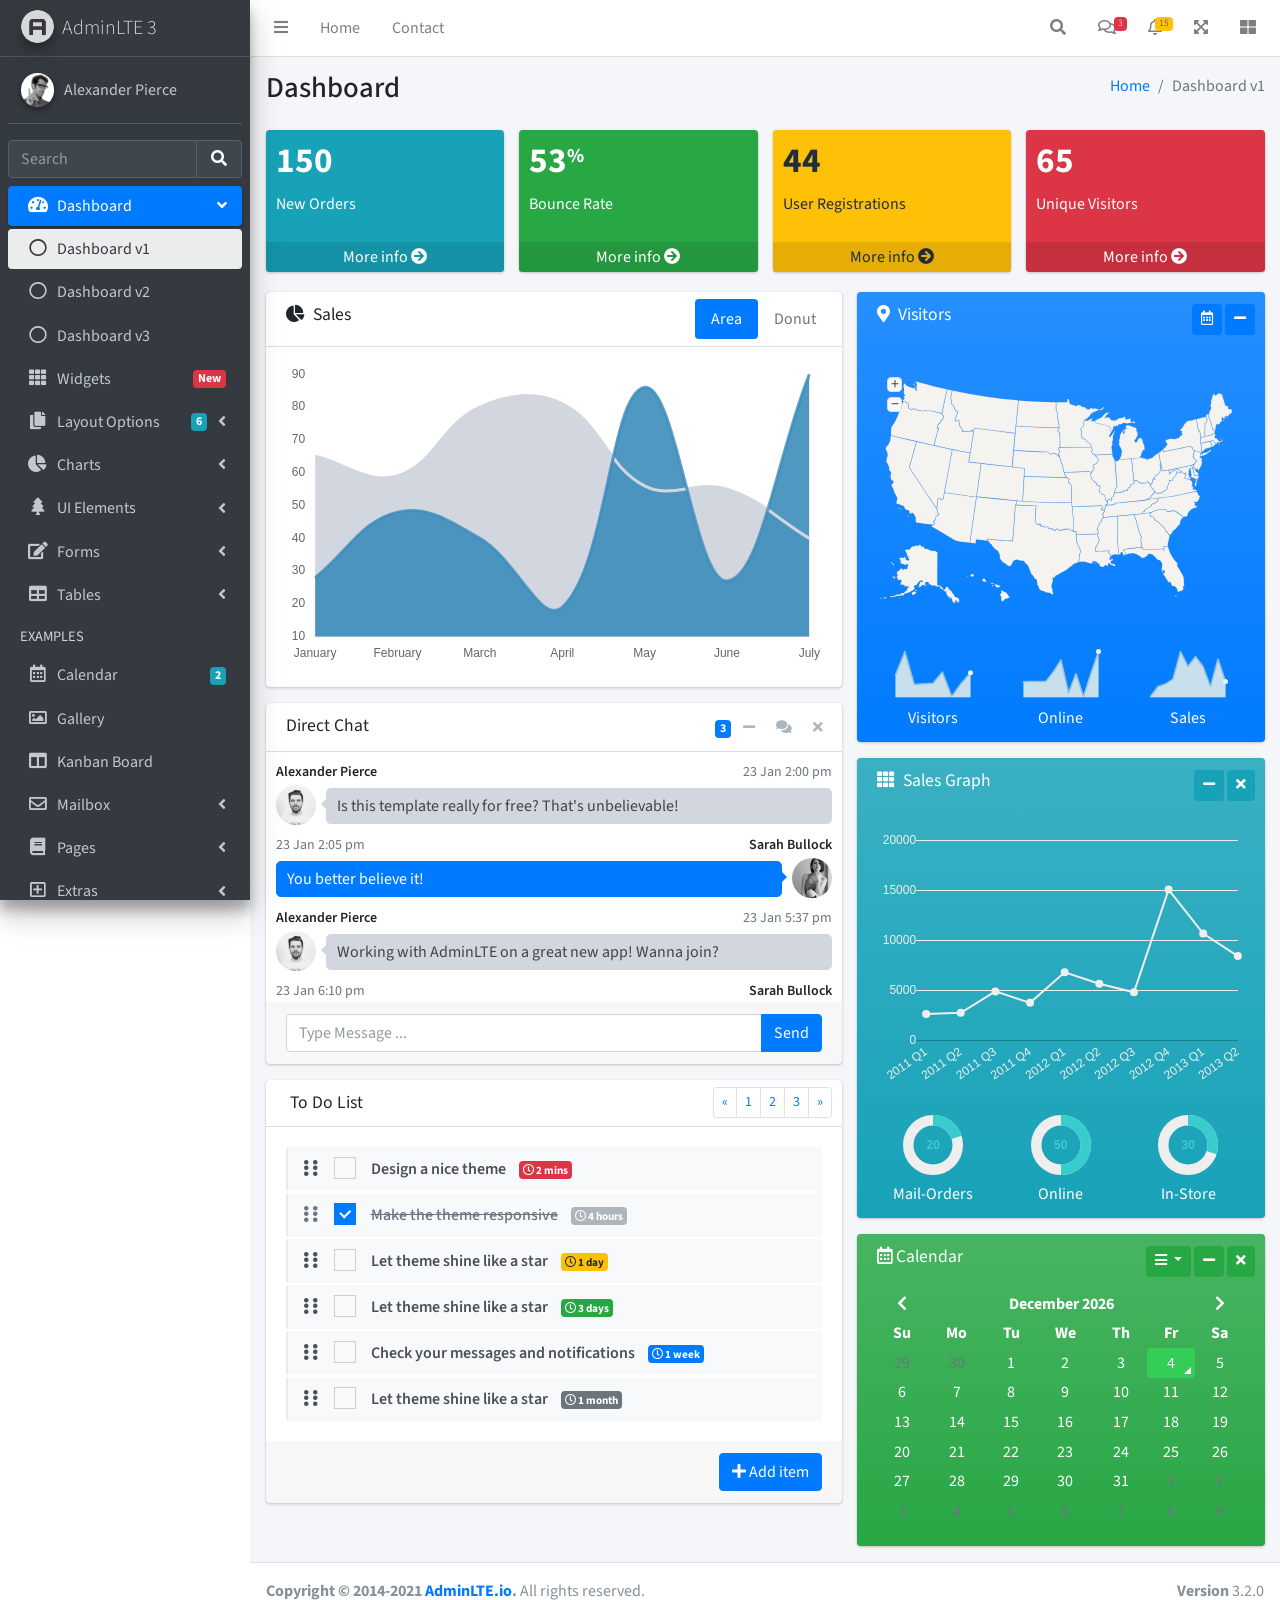
<file: Funstuff/static/Admin/index.html>
<!DOCTYPE html>
<html lang="en">
<head>
  <meta charset="utf-8">
  <meta name="viewport" content="width=device-width, initial-scale=1">
  <title>AdminLTE 3 | Dashboard</title>

  <!-- Google Font: Source Sans Pro -->
  <link rel="stylesheet" href="https://fonts.googleapis.com/css?family=Source+Sans+Pro:300,400,400i,700&display=fallback">
  <!-- Font Awesome -->
  <link rel="stylesheet" href="plugins/fontawesome-free/css/all.min.css">
  <!-- Ionicons -->
  <link rel="stylesheet" href="https://code.ionicframework.com/ionicons/2.0.1/css/ionicons.min.css">
  <!-- Tempusdominus Bootstrap 4 -->
  <link rel="stylesheet" href="plugins/tempusdominus-bootstrap-4/css/tempusdominus-bootstrap-4.min.css">
  <!-- iCheck -->
  <link rel="stylesheet" href="plugins/icheck-bootstrap/icheck-bootstrap.min.css">
  <!-- JQVMap -->
  <link rel="stylesheet" href="plugins/jqvmap/jqvmap.min.css">
  <!-- Theme style -->
  <link rel="stylesheet" href="dist/css/adminlte.min.css">
  <!-- overlayScrollbars -->
  <link rel="stylesheet" href="plugins/overlayScrollbars/css/OverlayScrollbars.min.css">
  <!-- Daterange picker -->
  <link rel="stylesheet" href="plugins/daterangepicker/daterangepicker.css">
  <!-- summernote -->
  <link rel="stylesheet" href="plugins/summernote/summernote-bs4.min.css">
</head>
<body class="hold-transition sidebar-mini layout-fixed">
<div class="wrapper">

  <!-- Preloader -->
  <div class="preloader flex-column justify-content-center align-items-center">
    <img class="animation__shake" src="dist/img/AdminLTELogo.png" alt="AdminLTELogo" height="60" width="60">
  </div>

  <!-- Navbar -->
  <nav class="main-header navbar navbar-expand navbar-white navbar-light">
    <!-- Left navbar links -->
    <ul class="navbar-nav">
      <li class="nav-item">
        <a class="nav-link" data-widget="pushmenu" href="#" role="button"><i class="fas fa-bars"></i></a>
      </li>
      <li class="nav-item d-none d-sm-inline-block">
        <a href="index3.html" class="nav-link">Home</a>
      </li>
      <li class="nav-item d-none d-sm-inline-block">
        <a href="#" class="nav-link">Contact</a>
      </li>
    </ul>

    <!-- Right navbar links -->
    <ul class="navbar-nav ml-auto">
      <!-- Navbar Search -->
      <li class="nav-item">
        <a class="nav-link" data-widget="navbar-search" href="#" role="button">
          <i class="fas fa-search"></i>
        </a>
        <div class="navbar-search-block">
          <form class="form-inline">
            <div class="input-group input-group-sm">
              <input class="form-control form-control-navbar" type="search" placeholder="Search" aria-label="Search">
              <div class="input-group-append">
                <button class="btn btn-navbar" type="submit">
                  <i class="fas fa-search"></i>
                </button>
                <button class="btn btn-navbar" type="button" data-widget="navbar-search">
                  <i class="fas fa-times"></i>
                </button>
              </div>
            </div>
          </form>
        </div>
      </li>

      <!-- Messages Dropdown Menu -->
      <li class="nav-item dropdown">
        <a class="nav-link" data-toggle="dropdown" href="#">
          <i class="far fa-comments"></i>
          <span class="badge badge-danger navbar-badge">3</span>
        </a>
        <div class="dropdown-menu dropdown-menu-lg dropdown-menu-right">
          <a href="#" class="dropdown-item">
            <!-- Message Start -->
            <div class="media">
              <img src="dist/img/user1-128x128.jpg" alt="User Avatar" class="img-size-50 mr-3 img-circle">
              <div class="media-body">
                <h3 class="dropdown-item-title">
                  Brad Diesel
                  <span class="float-right text-sm text-danger"><i class="fas fa-star"></i></span>
                </h3>
                <p class="text-sm">Call me whenever you can...</p>
                <p class="text-sm text-muted"><i class="far fa-clock mr-1"></i> 4 Hours Ago</p>
              </div>
            </div>
            <!-- Message End -->
          </a>
          <div class="dropdown-divider"></div>
          <a href="#" class="dropdown-item">
            <!-- Message Start -->
            <div class="media">
              <img src="dist/img/user8-128x128.jpg" alt="User Avatar" class="img-size-50 img-circle mr-3">
              <div class="media-body">
                <h3 class="dropdown-item-title">
                  John Pierce
                  <span class="float-right text-sm text-muted"><i class="fas fa-star"></i></span>
                </h3>
                <p class="text-sm">I got your message bro</p>
                <p class="text-sm text-muted"><i class="far fa-clock mr-1"></i> 4 Hours Ago</p>
              </div>
            </div>
            <!-- Message End -->
          </a>
          <div class="dropdown-divider"></div>
          <a href="#" class="dropdown-item">
            <!-- Message Start -->
            <div class="media">
              <img src="dist/img/user3-128x128.jpg" alt="User Avatar" class="img-size-50 img-circle mr-3">
              <div class="media-body">
                <h3 class="dropdown-item-title">
                  Nora Silvester
                  <span class="float-right text-sm text-warning"><i class="fas fa-star"></i></span>
                </h3>
                <p class="text-sm">The subject goes here</p>
                <p class="text-sm text-muted"><i class="far fa-clock mr-1"></i> 4 Hours Ago</p>
              </div>
            </div>
            <!-- Message End -->
          </a>
          <div class="dropdown-divider"></div>
          <a href="#" class="dropdown-item dropdown-footer">See All Messages</a>
        </div>
      </li>
      <!-- Notifications Dropdown Menu -->
      <li class="nav-item dropdown">
        <a class="nav-link" data-toggle="dropdown" href="#">
          <i class="far fa-bell"></i>
          <span class="badge badge-warning navbar-badge">15</span>
        </a>
        <div class="dropdown-menu dropdown-menu-lg dropdown-menu-right">
          <span class="dropdown-item dropdown-header">15 Notifications</span>
          <div class="dropdown-divider"></div>
          <a href="#" class="dropdown-item">
            <i class="fas fa-envelope mr-2"></i> 4 new messages
            <span class="float-right text-muted text-sm">3 mins</span>
          </a>
          <div class="dropdown-divider"></div>
          <a href="#" class="dropdown-item">
            <i class="fas fa-users mr-2"></i> 8 friend requests
            <span class="float-right text-muted text-sm">12 hours</span>
          </a>
          <div class="dropdown-divider"></div>
          <a href="#" class="dropdown-item">
            <i class="fas fa-file mr-2"></i> 3 new reports
            <span class="float-right text-muted text-sm">2 days</span>
          </a>
          <div class="dropdown-divider"></div>
          <a href="#" class="dropdown-item dropdown-footer">See All Notifications</a>
        </div>
      </li>
      <li class="nav-item">
        <a class="nav-link" data-widget="fullscreen" href="#" role="button">
          <i class="fas fa-expand-arrows-alt"></i>
        </a>
      </li>
      <li class="nav-item">
        <a class="nav-link" data-widget="control-sidebar" data-controlsidebar-slide="true" href="#" role="button">
          <i class="fas fa-th-large"></i>
        </a>
      </li>
    </ul>
  </nav>
  <!-- /.navbar -->

  <!-- Main Sidebar Container -->
  <aside class="main-sidebar sidebar-dark-primary elevation-4">
    <!-- Brand Logo -->
    <a href="index3.html" class="brand-link">
      <img src="dist/img/AdminLTELogo.png" alt="AdminLTE Logo" class="brand-image img-circle elevation-3" style="opacity: .8">
      <span class="brand-text font-weight-light">AdminLTE 3</span>
    </a>

    <!-- Sidebar -->
    <div class="sidebar">
      <!-- Sidebar user panel (optional) -->
      <div class="user-panel mt-3 pb-3 mb-3 d-flex">
        <div class="image">
          <img src="dist/img/user2-160x160.jpg" class="img-circle elevation-2" alt="User Image">
        </div>
        <div class="info">
          <a href="#" class="d-block">Alexander Pierce</a>
        </div>
      </div>

      <!-- SidebarSearch Form -->
      <div class="form-inline">
        <div class="input-group" data-widget="sidebar-search">
          <input class="form-control form-control-sidebar" type="search" placeholder="Search" aria-label="Search">
          <div class="input-group-append">
            <button class="btn btn-sidebar">
              <i class="fas fa-search fa-fw"></i>
            </button>
          </div>
        </div>
      </div>

      <!-- Sidebar Menu -->
      <nav class="mt-2">
        <ul class="nav nav-pills nav-sidebar flex-column" data-widget="treeview" role="menu" data-accordion="false">
          <!-- Add icons to the links using the .nav-icon class
               with font-awesome or any other icon font library -->
          <li class="nav-item menu-open">
            <a href="#" class="nav-link active">
              <i class="nav-icon fas fa-tachometer-alt"></i>
              <p>
                Dashboard
                <i class="right fas fa-angle-left"></i>
              </p>
            </a>
            <ul class="nav nav-treeview">
              <li class="nav-item">
                <a href="./index.html" class="nav-link active">
                  <i class="far fa-circle nav-icon"></i>
                  <p>Dashboard v1</p>
                </a>
              </li>
              <li class="nav-item">
                <a href="./index2.html" class="nav-link">
                  <i class="far fa-circle nav-icon"></i>
                  <p>Dashboard v2</p>
                </a>
              </li>
              <li class="nav-item">
                <a href="./index3.html" class="nav-link">
                  <i class="far fa-circle nav-icon"></i>
                  <p>Dashboard v3</p>
                </a>
              </li>
            </ul>
          </li>
          <li class="nav-item">
            <a href="pages/widgets.html" class="nav-link">
              <i class="nav-icon fas fa-th"></i>
              <p>
                Widgets
                <span class="right badge badge-danger">New</span>
              </p>
            </a>
          </li>
          <li class="nav-item">
            <a href="#" class="nav-link">
              <i class="nav-icon fas fa-copy"></i>
              <p>
                Layout Options
                <i class="fas fa-angle-left right"></i>
                <span class="badge badge-info right">6</span>
              </p>
            </a>
            <ul class="nav nav-treeview">
              <li class="nav-item">
                <a href="pages/layout/top-nav.html" class="nav-link">
                  <i class="far fa-circle nav-icon"></i>
                  <p>Top Navigation</p>
                </a>
              </li>
              <li class="nav-item">
                <a href="pages/layout/top-nav-sidebar.html" class="nav-link">
                  <i class="far fa-circle nav-icon"></i>
                  <p>Top Navigation + Sidebar</p>
                </a>
              </li>
              <li class="nav-item">
                <a href="pages/layout/boxed.html" class="nav-link">
                  <i class="far fa-circle nav-icon"></i>
                  <p>Boxed</p>
                </a>
              </li>
              <li class="nav-item">
                <a href="pages/layout/fixed-sidebar.html" class="nav-link">
                  <i class="far fa-circle nav-icon"></i>
                  <p>Fixed Sidebar</p>
                </a>
              </li>
              <li class="nav-item">
                <a href="pages/layout/fixed-sidebar-custom.html" class="nav-link">
                  <i class="far fa-circle nav-icon"></i>
                  <p>Fixed Sidebar <small>+ Custom Area</small></p>
                </a>
              </li>
              <li class="nav-item">
                <a href="pages/layout/fixed-topnav.html" class="nav-link">
                  <i class="far fa-circle nav-icon"></i>
                  <p>Fixed Navbar</p>
                </a>
              </li>
              <li class="nav-item">
                <a href="pages/layout/fixed-footer.html" class="nav-link">
                  <i class="far fa-circle nav-icon"></i>
                  <p>Fixed Footer</p>
                </a>
              </li>
              <li class="nav-item">
                <a href="pages/layout/collapsed-sidebar.html" class="nav-link">
                  <i class="far fa-circle nav-icon"></i>
                  <p>Collapsed Sidebar</p>
                </a>
              </li>
            </ul>
          </li>
          <li class="nav-item">
            <a href="#" class="nav-link">
              <i class="nav-icon fas fa-chart-pie"></i>
              <p>
                Charts
                <i class="right fas fa-angle-left"></i>
              </p>
            </a>
            <ul class="nav nav-treeview">
              <li class="nav-item">
                <a href="pages/charts/chartjs.html" class="nav-link">
                  <i class="far fa-circle nav-icon"></i>
                  <p>ChartJS</p>
                </a>
              </li>
              <li class="nav-item">
                <a href="pages/charts/flot.html" class="nav-link">
                  <i class="far fa-circle nav-icon"></i>
                  <p>Flot</p>
                </a>
              </li>
              <li class="nav-item">
                <a href="pages/charts/inline.html" class="nav-link">
                  <i class="far fa-circle nav-icon"></i>
                  <p>Inline</p>
                </a>
              </li>
              <li class="nav-item">
                <a href="pages/charts/uplot.html" class="nav-link">
                  <i class="far fa-circle nav-icon"></i>
                  <p>uPlot</p>
                </a>
              </li>
            </ul>
          </li>
          <li class="nav-item">
            <a href="#" class="nav-link">
              <i class="nav-icon fas fa-tree"></i>
              <p>
                UI Elements
                <i class="fas fa-angle-left right"></i>
              </p>
            </a>
            <ul class="nav nav-treeview">
              <li class="nav-item">
                <a href="pages/UI/general.html" class="nav-link">
                  <i class="far fa-circle nav-icon"></i>
                  <p>General</p>
                </a>
              </li>
              <li class="nav-item">
                <a href="pages/UI/icons.html" class="nav-link">
                  <i class="far fa-circle nav-icon"></i>
                  <p>Icons</p>
                </a>
              </li>
              <li class="nav-item">
                <a href="pages/UI/buttons.html" class="nav-link">
                  <i class="far fa-circle nav-icon"></i>
                  <p>Buttons</p>
                </a>
              </li>
              <li class="nav-item">
                <a href="pages/UI/sliders.html" class="nav-link">
                  <i class="far fa-circle nav-icon"></i>
                  <p>Sliders</p>
                </a>
              </li>
              <li class="nav-item">
                <a href="pages/UI/modals.html" class="nav-link">
                  <i class="far fa-circle nav-icon"></i>
                  <p>Modals & Alerts</p>
                </a>
              </li>
              <li class="nav-item">
                <a href="pages/UI/navbar.html" class="nav-link">
                  <i class="far fa-circle nav-icon"></i>
                  <p>Navbar & Tabs</p>
                </a>
              </li>
              <li class="nav-item">
                <a href="pages/UI/timeline.html" class="nav-link">
                  <i class="far fa-circle nav-icon"></i>
                  <p>Timeline</p>
                </a>
              </li>
              <li class="nav-item">
                <a href="pages/UI/ribbons.html" class="nav-link">
                  <i class="far fa-circle nav-icon"></i>
                  <p>Ribbons</p>
                </a>
              </li>
            </ul>
          </li>
          <li class="nav-item">
            <a href="#" class="nav-link">
              <i class="nav-icon fas fa-edit"></i>
              <p>
                Forms
                <i class="fas fa-angle-left right"></i>
              </p>
            </a>
            <ul class="nav nav-treeview">
              <li class="nav-item">
                <a href="pages/forms/general.html" class="nav-link">
                  <i class="far fa-circle nav-icon"></i>
                  <p>General Elements</p>
                </a>
              </li>
              <li class="nav-item">
                <a href="pages/forms/advanced.html" class="nav-link">
                  <i class="far fa-circle nav-icon"></i>
                  <p>Advanced Elements</p>
                </a>
              </li>
              <li class="nav-item">
                <a href="pages/forms/editors.html" class="nav-link">
                  <i class="far fa-circle nav-icon"></i>
                  <p>Editors</p>
                </a>
              </li>
              <li class="nav-item">
                <a href="pages/forms/validation.html" class="nav-link">
                  <i class="far fa-circle nav-icon"></i>
                  <p>Validation</p>
                </a>
              </li>
            </ul>
          </li>
          <li class="nav-item">
            <a href="#" class="nav-link">
              <i class="nav-icon fas fa-table"></i>
              <p>
                Tables
                <i class="fas fa-angle-left right"></i>
              </p>
            </a>
            <ul class="nav nav-treeview">
              <li class="nav-item">
                <a href="pages/tables/simple.html" class="nav-link">
                  <i class="far fa-circle nav-icon"></i>
                  <p>Simple Tables</p>
                </a>
              </li>
              <li class="nav-item">
                <a href="pages/tables/data.html" class="nav-link">
                  <i class="far fa-circle nav-icon"></i>
                  <p>DataTables</p>
                </a>
              </li>
              <li class="nav-item">
                <a href="pages/tables/jsgrid.html" class="nav-link">
                  <i class="far fa-circle nav-icon"></i>
                  <p>jsGrid</p>
                </a>
              </li>
            </ul>
          </li>
          <li class="nav-header">EXAMPLES</li>
          <li class="nav-item">
            <a href="pages/calendar.html" class="nav-link">
              <i class="nav-icon far fa-calendar-alt"></i>
              <p>
                Calendar
                <span class="badge badge-info right">2</span>
              </p>
            </a>
          </li>
          <li class="nav-item">
            <a href="pages/gallery.html" class="nav-link">
              <i class="nav-icon far fa-image"></i>
              <p>
                Gallery
              </p>
            </a>
          </li>
          <li class="nav-item">
            <a href="pages/kanban.html" class="nav-link">
              <i class="nav-icon fas fa-columns"></i>
              <p>
                Kanban Board
              </p>
            </a>
          </li>
          <li class="nav-item">
            <a href="#" class="nav-link">
              <i class="nav-icon far fa-envelope"></i>
              <p>
                Mailbox
                <i class="fas fa-angle-left right"></i>
              </p>
            </a>
            <ul class="nav nav-treeview">
              <li class="nav-item">
                <a href="pages/mailbox/mailbox.html" class="nav-link">
                  <i class="far fa-circle nav-icon"></i>
                  <p>Inbox</p>
                </a>
              </li>
              <li class="nav-item">
                <a href="pages/mailbox/compose.html" class="nav-link">
                  <i class="far fa-circle nav-icon"></i>
                  <p>Compose</p>
                </a>
              </li>
              <li class="nav-item">
                <a href="pages/mailbox/read-mail.html" class="nav-link">
                  <i class="far fa-circle nav-icon"></i>
                  <p>Read</p>
                </a>
              </li>
            </ul>
          </li>
          <li class="nav-item">
            <a href="#" class="nav-link">
              <i class="nav-icon fas fa-book"></i>
              <p>
                Pages
                <i class="fas fa-angle-left right"></i>
              </p>
            </a>
            <ul class="nav nav-treeview">
              <li class="nav-item">
                <a href="pages/examples/invoice.html" class="nav-link">
                  <i class="far fa-circle nav-icon"></i>
                  <p>Invoice</p>
                </a>
              </li>
              <li class="nav-item">
                <a href="pages/examples/profile.html" class="nav-link">
                  <i class="far fa-circle nav-icon"></i>
                  <p>Profile</p>
                </a>
              </li>
              <li class="nav-item">
                <a href="pages/examples/e-commerce.html" class="nav-link">
                  <i class="far fa-circle nav-icon"></i>
                  <p>E-commerce</p>
                </a>
              </li>
              <li class="nav-item">
                <a href="pages/examples/projects.html" class="nav-link">
                  <i class="far fa-circle nav-icon"></i>
                  <p>Projects</p>
                </a>
              </li>
              <li class="nav-item">
                <a href="pages/examples/project-add.html" class="nav-link">
                  <i class="far fa-circle nav-icon"></i>
                  <p>Project Add</p>
                </a>
              </li>
              <li class="nav-item">
                <a href="pages/examples/project-edit.html" class="nav-link">
                  <i class="far fa-circle nav-icon"></i>
                  <p>Project Edit</p>
                </a>
              </li>
              <li class="nav-item">
                <a href="pages/examples/project-detail.html" class="nav-link">
                  <i class="far fa-circle nav-icon"></i>
                  <p>Project Detail</p>
                </a>
              </li>
              <li class="nav-item">
                <a href="pages/examples/contacts.html" class="nav-link">
                  <i class="far fa-circle nav-icon"></i>
                  <p>Contacts</p>
                </a>
              </li>
              <li class="nav-item">
                <a href="pages/examples/faq.html" class="nav-link">
                  <i class="far fa-circle nav-icon"></i>
                  <p>FAQ</p>
                </a>
              </li>
              <li class="nav-item">
                <a href="pages/examples/contact-us.html" class="nav-link">
                  <i class="far fa-circle nav-icon"></i>
                  <p>Contact us</p>
                </a>
              </li>
            </ul>
          </li>
          <li class="nav-item">
            <a href="#" class="nav-link">
              <i class="nav-icon far fa-plus-square"></i>
              <p>
                Extras
                <i class="fas fa-angle-left right"></i>
              </p>
            </a>
            <ul class="nav nav-treeview">
              <li class="nav-item">
                <a href="#" class="nav-link">
                  <i class="far fa-circle nav-icon"></i>
                  <p>
                    Login & Register v1
                    <i class="fas fa-angle-left right"></i>
                  </p>
                </a>
                <ul class="nav nav-treeview">
                  <li class="nav-item">
                    <a href="pages/examples/login.html" class="nav-link">
                      <i class="far fa-circle nav-icon"></i>
                      <p>Login v1</p>
                    </a>
                  </li>
                  <li class="nav-item">
                    <a href="pages/examples/register.html" class="nav-link">
                      <i class="far fa-circle nav-icon"></i>
                      <p>Register v1</p>
                    </a>
                  </li>
                  <li class="nav-item">
                    <a href="pages/examples/forgot-password.html" class="nav-link">
                      <i class="far fa-circle nav-icon"></i>
                      <p>Forgot Password v1</p>
                    </a>
                  </li>
                  <li class="nav-item">
                    <a href="pages/examples/recover-password.html" class="nav-link">
                      <i class="far fa-circle nav-icon"></i>
                      <p>Recover Password v1</p>
                    </a>
                  </li>
                </ul>
              </li>
              <li class="nav-item">
                <a href="#" class="nav-link">
                  <i class="far fa-circle nav-icon"></i>
                  <p>
                    Login & Register v2
                    <i class="fas fa-angle-left right"></i>
                  </p>
                </a>
                <ul class="nav nav-treeview">
                  <li class="nav-item">
                    <a href="pages/examples/login-v2.html" class="nav-link">
                      <i class="far fa-circle nav-icon"></i>
                      <p>Login v2</p>
                    </a>
                  </li>
                  <li class="nav-item">
                    <a href="pages/examples/register-v2.html" class="nav-link">
                      <i class="far fa-circle nav-icon"></i>
                      <p>Register v2</p>
                    </a>
                  </li>
                  <li class="nav-item">
                    <a href="pages/examples/forgot-password-v2.html" class="nav-link">
                      <i class="far fa-circle nav-icon"></i>
                      <p>Forgot Password v2</p>
                    </a>
                  </li>
                  <li class="nav-item">
                    <a href="pages/examples/recover-password-v2.html" class="nav-link">
                      <i class="far fa-circle nav-icon"></i>
                      <p>Recover Password v2</p>
                    </a>
                  </li>
                </ul>
              </li>
              <li class="nav-item">
                <a href="pages/examples/lockscreen.html" class="nav-link">
                  <i class="far fa-circle nav-icon"></i>
                  <p>Lockscreen</p>
                </a>
              </li>
              <li class="nav-item">
                <a href="pages/examples/legacy-user-menu.html" class="nav-link">
                  <i class="far fa-circle nav-icon"></i>
                  <p>Legacy User Menu</p>
                </a>
              </li>
              <li class="nav-item">
                <a href="pages/examples/language-menu.html" class="nav-link">
                  <i class="far fa-circle nav-icon"></i>
                  <p>Language Menu</p>
                </a>
              </li>
              <li class="nav-item">
                <a href="pages/examples/404.html" class="nav-link">
                  <i class="far fa-circle nav-icon"></i>
                  <p>Error 404</p>
                </a>
              </li>
              <li class="nav-item">
                <a href="pages/examples/500.html" class="nav-link">
                  <i class="far fa-circle nav-icon"></i>
                  <p>Error 500</p>
                </a>
              </li>
              <li class="nav-item">
                <a href="pages/examples/pace.html" class="nav-link">
                  <i class="far fa-circle nav-icon"></i>
                  <p>Pace</p>
                </a>
              </li>
              <li class="nav-item">
                <a href="pages/examples/blank.html" class="nav-link">
                  <i class="far fa-circle nav-icon"></i>
                  <p>Blank Page</p>
                </a>
              </li>
              <li class="nav-item">
                <a href="starter.html" class="nav-link">
                  <i class="far fa-circle nav-icon"></i>
                  <p>Starter Page</p>
                </a>
              </li>
            </ul>
          </li>
          <li class="nav-item">
            <a href="#" class="nav-link">
              <i class="nav-icon fas fa-search"></i>
              <p>
                Search
                <i class="fas fa-angle-left right"></i>
              </p>
            </a>
            <ul class="nav nav-treeview">
              <li class="nav-item">
                <a href="pages/search/simple.html" class="nav-link">
                  <i class="far fa-circle nav-icon"></i>
                  <p>Simple Search</p>
                </a>
              </li>
              <li class="nav-item">
                <a href="pages/search/enhanced.html" class="nav-link">
                  <i class="far fa-circle nav-icon"></i>
                  <p>Enhanced</p>
                </a>
              </li>
            </ul>
          </li>
          <li class="nav-header">MISCELLANEOUS</li>
          <li class="nav-item">
            <a href="iframe.html" class="nav-link">
              <i class="nav-icon fas fa-ellipsis-h"></i>
              <p>Tabbed IFrame Plugin</p>
            </a>
          </li>
          <li class="nav-item">
            <a href="https://adminlte.io/docs/3.1/" class="nav-link">
              <i class="nav-icon fas fa-file"></i>
              <p>Documentation</p>
            </a>
          </li>
          <li class="nav-header">MULTI LEVEL EXAMPLE</li>
          <li class="nav-item">
            <a href="#" class="nav-link">
              <i class="fas fa-circle nav-icon"></i>
              <p>Level 1</p>
            </a>
          </li>
          <li class="nav-item">
            <a href="#" class="nav-link">
              <i class="nav-icon fas fa-circle"></i>
              <p>
                Level 1
                <i class="right fas fa-angle-left"></i>
              </p>
            </a>
            <ul class="nav nav-treeview">
              <li class="nav-item">
                <a href="#" class="nav-link">
                  <i class="far fa-circle nav-icon"></i>
                  <p>Level 2</p>
                </a>
              </li>
              <li class="nav-item">
                <a href="#" class="nav-link">
                  <i class="far fa-circle nav-icon"></i>
                  <p>
                    Level 2
                    <i class="right fas fa-angle-left"></i>
                  </p>
                </a>
                <ul class="nav nav-treeview">
                  <li class="nav-item">
                    <a href="#" class="nav-link">
                      <i class="far fa-dot-circle nav-icon"></i>
                      <p>Level 3</p>
                    </a>
                  </li>
                  <li class="nav-item">
                    <a href="#" class="nav-link">
                      <i class="far fa-dot-circle nav-icon"></i>
                      <p>Level 3</p>
                    </a>
                  </li>
                  <li class="nav-item">
                    <a href="#" class="nav-link">
                      <i class="far fa-dot-circle nav-icon"></i>
                      <p>Level 3</p>
                    </a>
                  </li>
                </ul>
              </li>
              <li class="nav-item">
                <a href="#" class="nav-link">
                  <i class="far fa-circle nav-icon"></i>
                  <p>Level 2</p>
                </a>
              </li>
            </ul>
          </li>
          <li class="nav-item">
            <a href="#" class="nav-link">
              <i class="fas fa-circle nav-icon"></i>
              <p>Level 1</p>
            </a>
          </li>
          <li class="nav-header">LABELS</li>
          <li class="nav-item">
            <a href="#" class="nav-link">
              <i class="nav-icon far fa-circle text-danger"></i>
              <p class="text">Important</p>
            </a>
          </li>
          <li class="nav-item">
            <a href="#" class="nav-link">
              <i class="nav-icon far fa-circle text-warning"></i>
              <p>Warning</p>
            </a>
          </li>
          <li class="nav-item">
            <a href="#" class="nav-link">
              <i class="nav-icon far fa-circle text-info"></i>
              <p>Informational</p>
            </a>
          </li>
        </ul>
      </nav>
      <!-- /.sidebar-menu -->
    </div>
    <!-- /.sidebar -->
  </aside>

  <!-- Content Wrapper. Contains page content -->
  <div class="content-wrapper">
    <!-- Content Header (Page header) -->
    <div class="content-header">
      <div class="container-fluid">
        <div class="row mb-2">
          <div class="col-sm-6">
            <h1 class="m-0">Dashboard</h1>
          </div><!-- /.col -->
          <div class="col-sm-6">
            <ol class="breadcrumb float-sm-right">
              <li class="breadcrumb-item"><a href="#">Home</a></li>
              <li class="breadcrumb-item active">Dashboard v1</li>
            </ol>
          </div><!-- /.col -->
        </div><!-- /.row -->
      </div><!-- /.container-fluid -->
    </div>
    <!-- /.content-header -->

    <!-- Main content -->
    <section class="content">
      <div class="container-fluid">
        <!-- Small boxes (Stat box) -->
        <div class="row">
          <div class="col-lg-3 col-6">
            <!-- small box -->
            <div class="small-box bg-info">
              <div class="inner">
                <h3>150</h3>

                <p>New Orders</p>
              </div>
              <div class="icon">
                <i class="ion ion-bag"></i>
              </div>
              <a href="#" class="small-box-footer">More info <i class="fas fa-arrow-circle-right"></i></a>
            </div>
          </div>
          <!-- ./col -->
          <div class="col-lg-3 col-6">
            <!-- small box -->
            <div class="small-box bg-success">
              <div class="inner">
                <h3>53<sup style="font-size: 20px">%</sup></h3>

                <p>Bounce Rate</p>
              </div>
              <div class="icon">
                <i class="ion ion-stats-bars"></i>
              </div>
              <a href="#" class="small-box-footer">More info <i class="fas fa-arrow-circle-right"></i></a>
            </div>
          </div>
          <!-- ./col -->
          <div class="col-lg-3 col-6">
            <!-- small box -->
            <div class="small-box bg-warning">
              <div class="inner">
                <h3>44</h3>

                <p>User Registrations</p>
              </div>
              <div class="icon">
                <i class="ion ion-person-add"></i>
              </div>
              <a href="#" class="small-box-footer">More info <i class="fas fa-arrow-circle-right"></i></a>
            </div>
          </div>
          <!-- ./col -->
          <div class="col-lg-3 col-6">
            <!-- small box -->
            <div class="small-box bg-danger">
              <div class="inner">
                <h3>65</h3>

                <p>Unique Visitors</p>
              </div>
              <div class="icon">
                <i class="ion ion-pie-graph"></i>
              </div>
              <a href="#" class="small-box-footer">More info <i class="fas fa-arrow-circle-right"></i></a>
            </div>
          </div>
          <!-- ./col -->
        </div>
        <!-- /.row -->
        <!-- Main row -->
        <div class="row">
          <!-- Left col -->
          <section class="col-lg-7 connectedSortable">
            <!-- Custom tabs (Charts with tabs)-->
            <div class="card">
              <div class="card-header">
                <h3 class="card-title">
                  <i class="fas fa-chart-pie mr-1"></i>
                  Sales
                </h3>
                <div class="card-tools">
                  <ul class="nav nav-pills ml-auto">
                    <li class="nav-item">
                      <a class="nav-link active" href="#revenue-chart" data-toggle="tab">Area</a>
                    </li>
                    <li class="nav-item">
                      <a class="nav-link" href="#sales-chart" data-toggle="tab">Donut</a>
                    </li>
                  </ul>
                </div>
              </div><!-- /.card-header -->
              <div class="card-body">
                <div class="tab-content p-0">
                  <!-- Morris chart - Sales -->
                  <div class="chart tab-pane active" id="revenue-chart"
                       style="position: relative; height: 300px;">
                      <canvas id="revenue-chart-canvas" height="300" style="height: 300px;"></canvas>
                   </div>
                  <div class="chart tab-pane" id="sales-chart" style="position: relative; height: 300px;">
                    <canvas id="sales-chart-canvas" height="300" style="height: 300px;"></canvas>
                  </div>
                </div>
              </div><!-- /.card-body -->
            </div>
            <!-- /.card -->

            <!-- DIRECT CHAT -->
            <div class="card direct-chat direct-chat-primary">
              <div class="card-header">
                <h3 class="card-title">Direct Chat</h3>

                <div class="card-tools">
                  <span title="3 New Messages" class="badge badge-primary">3</span>
                  <button type="button" class="btn btn-tool" data-card-widget="collapse">
                    <i class="fas fa-minus"></i>
                  </button>
                  <button type="button" class="btn btn-tool" title="Contacts" data-widget="chat-pane-toggle">
                    <i class="fas fa-comments"></i>
                  </button>
                  <button type="button" class="btn btn-tool" data-card-widget="remove">
                    <i class="fas fa-times"></i>
                  </button>
                </div>
              </div>
              <!-- /.card-header -->
              <div class="card-body">
                <!-- Conversations are loaded here -->
                <div class="direct-chat-messages">
                  <!-- Message. Default to the left -->
                  <div class="direct-chat-msg">
                    <div class="direct-chat-infos clearfix">
                      <span class="direct-chat-name float-left">Alexander Pierce</span>
                      <span class="direct-chat-timestamp float-right">23 Jan 2:00 pm</span>
                    </div>
                    <!-- /.direct-chat-infos -->
                    <img class="direct-chat-img" src="dist/img/user1-128x128.jpg" alt="message user image">
                    <!-- /.direct-chat-img -->
                    <div class="direct-chat-text">
                      Is this template really for free? That's unbelievable!
                    </div>
                    <!-- /.direct-chat-text -->
                  </div>
                  <!-- /.direct-chat-msg -->

                  <!-- Message to the right -->
                  <div class="direct-chat-msg right">
                    <div class="direct-chat-infos clearfix">
                      <span class="direct-chat-name float-right">Sarah Bullock</span>
                      <span class="direct-chat-timestamp float-left">23 Jan 2:05 pm</span>
                    </div>
                    <!-- /.direct-chat-infos -->
                    <img class="direct-chat-img" src="dist/img/user3-128x128.jpg" alt="message user image">
                    <!-- /.direct-chat-img -->
                    <div class="direct-chat-text">
                      You better believe it!
                    </div>
                    <!-- /.direct-chat-text -->
                  </div>
                  <!-- /.direct-chat-msg -->

                  <!-- Message. Default to the left -->
                  <div class="direct-chat-msg">
                    <div class="direct-chat-infos clearfix">
                      <span class="direct-chat-name float-left">Alexander Pierce</span>
                      <span class="direct-chat-timestamp float-right">23 Jan 5:37 pm</span>
                    </div>
                    <!-- /.direct-chat-infos -->
                    <img class="direct-chat-img" src="dist/img/user1-128x128.jpg" alt="message user image">
                    <!-- /.direct-chat-img -->
                    <div class="direct-chat-text">
                      Working with AdminLTE on a great new app! Wanna join?
                    </div>
                    <!-- /.direct-chat-text -->
                  </div>
                  <!-- /.direct-chat-msg -->

                  <!-- Message to the right -->
                  <div class="direct-chat-msg right">
                    <div class="direct-chat-infos clearfix">
                      <span class="direct-chat-name float-right">Sarah Bullock</span>
                      <span class="direct-chat-timestamp float-left">23 Jan 6:10 pm</span>
                    </div>
                    <!-- /.direct-chat-infos -->
                    <img class="direct-chat-img" src="dist/img/user3-128x128.jpg" alt="message user image">
                    <!-- /.direct-chat-img -->
                    <div class="direct-chat-text">
                      I would love to.
                    </div>
                    <!-- /.direct-chat-text -->
                  </div>
                  <!-- /.direct-chat-msg -->

                </div>
                <!--/.direct-chat-messages-->

                <!-- Contacts are loaded here -->
                <div class="direct-chat-contacts">
                  <ul class="contacts-list">
                    <li>
                      <a href="#">
                        <img class="contacts-list-img" src="dist/img/user1-128x128.jpg" alt="User Avatar">

                        <div class="contacts-list-info">
                          <span class="contacts-list-name">
                            Count Dracula
                            <small class="contacts-list-date float-right">2/28/2015</small>
                          </span>
                          <span class="contacts-list-msg">How have you been? I was...</span>
                        </div>
                        <!-- /.contacts-list-info -->
                      </a>
                    </li>
                    <!-- End Contact Item -->
                    <li>
                      <a href="#">
                        <img class="contacts-list-img" src="dist/img/user7-128x128.jpg" alt="User Avatar">

                        <div class="contacts-list-info">
                          <span class="contacts-list-name">
                            Sarah Doe
                            <small class="contacts-list-date float-right">2/23/2015</small>
                          </span>
                          <span class="contacts-list-msg">I will be waiting for...</span>
                        </div>
                        <!-- /.contacts-list-info -->
                      </a>
                    </li>
                    <!-- End Contact Item -->
                    <li>
                      <a href="#">
                        <img class="contacts-list-img" src="dist/img/user3-128x128.jpg" alt="User Avatar">

                        <div class="contacts-list-info">
                          <span class="contacts-list-name">
                            Nadia Jolie
                            <small class="contacts-list-date float-right">2/20/2015</small>
                          </span>
                          <span class="contacts-list-msg">I'll call you back at...</span>
                        </div>
                        <!-- /.contacts-list-info -->
                      </a>
                    </li>
                    <!-- End Contact Item -->
                    <li>
                      <a href="#">
                        <img class="contacts-list-img" src="dist/img/user5-128x128.jpg" alt="User Avatar">

                        <div class="contacts-list-info">
                          <span class="contacts-list-name">
                            Nora S. Vans
                            <small class="contacts-list-date float-right">2/10/2015</small>
                          </span>
                          <span class="contacts-list-msg">Where is your new...</span>
                        </div>
                        <!-- /.contacts-list-info -->
                      </a>
                    </li>
                    <!-- End Contact Item -->
                    <li>
                      <a href="#">
                        <img class="contacts-list-img" src="dist/img/user6-128x128.jpg" alt="User Avatar">

                        <div class="contacts-list-info">
                          <span class="contacts-list-name">
                            John K.
                            <small class="contacts-list-date float-right">1/27/2015</small>
                          </span>
                          <span class="contacts-list-msg">Can I take a look at...</span>
                        </div>
                        <!-- /.contacts-list-info -->
                      </a>
                    </li>
                    <!-- End Contact Item -->
                    <li>
                      <a href="#">
                        <img class="contacts-list-img" src="dist/img/user8-128x128.jpg" alt="User Avatar">

                        <div class="contacts-list-info">
                          <span class="contacts-list-name">
                            Kenneth M.
                            <small class="contacts-list-date float-right">1/4/2015</small>
                          </span>
                          <span class="contacts-list-msg">Never mind I found...</span>
                        </div>
                        <!-- /.contacts-list-info -->
                      </a>
                    </li>
                    <!-- End Contact Item -->
                  </ul>
                  <!-- /.contacts-list -->
                </div>
                <!-- /.direct-chat-pane -->
              </div>
              <!-- /.card-body -->
              <div class="card-footer">
                <form action="#" method="post">
                  <div class="input-group">
                    <input type="text" name="message" placeholder="Type Message ..." class="form-control">
                    <span class="input-group-append">
                      <button type="button" class="btn btn-primary">Send</button>
                    </span>
                  </div>
                </form>
              </div>
              <!-- /.card-footer-->
            </div>
            <!--/.direct-chat -->

            <!-- TO DO List -->
            <div class="card">
              <div class="card-header">
                <h3 class="card-title">
                  <i class="ion ion-clipboard mr-1"></i>
                  To Do List
                </h3>

                <div class="card-tools">
                  <ul class="pagination pagination-sm">
                    <li class="page-item"><a href="#" class="page-link">&laquo;</a></li>
                    <li class="page-item"><a href="#" class="page-link">1</a></li>
                    <li class="page-item"><a href="#" class="page-link">2</a></li>
                    <li class="page-item"><a href="#" class="page-link">3</a></li>
                    <li class="page-item"><a href="#" class="page-link">&raquo;</a></li>
                  </ul>
                </div>
              </div>
              <!-- /.card-header -->
              <div class="card-body">
                <ul class="todo-list" data-widget="todo-list">
                  <li>
                    <!-- drag handle -->
                    <span class="handle">
                      <i class="fas fa-ellipsis-v"></i>
                      <i class="fas fa-ellipsis-v"></i>
                    </span>
                    <!-- checkbox -->
                    <div  class="icheck-primary d-inline ml-2">
                      <input type="checkbox" value="" name="todo1" id="todoCheck1">
                      <label for="todoCheck1"></label>
                    </div>
                    <!-- todo text -->
                    <span class="text">Design a nice theme</span>
                    <!-- Emphasis label -->
                    <small class="badge badge-danger"><i class="far fa-clock"></i> 2 mins</small>
                    <!-- General tools such as edit or delete-->
                    <div class="tools">
                      <i class="fas fa-edit"></i>
                      <i class="fas fa-trash-o"></i>
                    </div>
                  </li>
                  <li>
                    <span class="handle">
                      <i class="fas fa-ellipsis-v"></i>
                      <i class="fas fa-ellipsis-v"></i>
                    </span>
                    <div  class="icheck-primary d-inline ml-2">
                      <input type="checkbox" value="" name="todo2" id="todoCheck2" checked>
                      <label for="todoCheck2"></label>
                    </div>
                    <span class="text">Make the theme responsive</span>
                    <small class="badge badge-info"><i class="far fa-clock"></i> 4 hours</small>
                    <div class="tools">
                      <i class="fas fa-edit"></i>
                      <i class="fas fa-trash-o"></i>
                    </div>
                  </li>
                  <li>
                    <span class="handle">
                      <i class="fas fa-ellipsis-v"></i>
                      <i class="fas fa-ellipsis-v"></i>
                    </span>
                    <div  class="icheck-primary d-inline ml-2">
                      <input type="checkbox" value="" name="todo3" id="todoCheck3">
                      <label for="todoCheck3"></label>
                    </div>
                    <span class="text">Let theme shine like a star</span>
                    <small class="badge badge-warning"><i class="far fa-clock"></i> 1 day</small>
                    <div class="tools">
                      <i class="fas fa-edit"></i>
                      <i class="fas fa-trash-o"></i>
                    </div>
                  </li>
                  <li>
                    <span class="handle">
                      <i class="fas fa-ellipsis-v"></i>
                      <i class="fas fa-ellipsis-v"></i>
                    </span>
                    <div  class="icheck-primary d-inline ml-2">
                      <input type="checkbox" value="" name="todo4" id="todoCheck4">
                      <label for="todoCheck4"></label>
                    </div>
                    <span class="text">Let theme shine like a star</span>
                    <small class="badge badge-success"><i class="far fa-clock"></i> 3 days</small>
                    <div class="tools">
                      <i class="fas fa-edit"></i>
                      <i class="fas fa-trash-o"></i>
                    </div>
                  </li>
                  <li>
                    <span class="handle">
                      <i class="fas fa-ellipsis-v"></i>
                      <i class="fas fa-ellipsis-v"></i>
                    </span>
                    <div  class="icheck-primary d-inline ml-2">
                      <input type="checkbox" value="" name="todo5" id="todoCheck5">
                      <label for="todoCheck5"></label>
                    </div>
                    <span class="text">Check your messages and notifications</span>
                    <small class="badge badge-primary"><i class="far fa-clock"></i> 1 week</small>
                    <div class="tools">
                      <i class="fas fa-edit"></i>
                      <i class="fas fa-trash-o"></i>
                    </div>
                  </li>
                  <li>
                    <span class="handle">
                      <i class="fas fa-ellipsis-v"></i>
                      <i class="fas fa-ellipsis-v"></i>
                    </span>
                    <div  class="icheck-primary d-inline ml-2">
                      <input type="checkbox" value="" name="todo6" id="todoCheck6">
                      <label for="todoCheck6"></label>
                    </div>
                    <span class="text">Let theme shine like a star</span>
                    <small class="badge badge-secondary"><i class="far fa-clock"></i> 1 month</small>
                    <div class="tools">
                      <i class="fas fa-edit"></i>
                      <i class="fas fa-trash-o"></i>
                    </div>
                  </li>
                </ul>
              </div>
              <!-- /.card-body -->
              <div class="card-footer clearfix">
                <button type="button" class="btn btn-primary float-right"><i class="fas fa-plus"></i> Add item</button>
              </div>
            </div>
            <!-- /.card -->
          </section>
          <!-- /.Left col -->
          <!-- right col (We are only adding the ID to make the widgets sortable)-->
          <section class="col-lg-5 connectedSortable">

            <!-- Map card -->
            <div class="card bg-gradient-primary">
              <div class="card-header border-0">
                <h3 class="card-title">
                  <i class="fas fa-map-marker-alt mr-1"></i>
                  Visitors
                </h3>
                <!-- card tools -->
                <div class="card-tools">
                  <button type="button" class="btn btn-primary btn-sm daterange" title="Date range">
                    <i class="far fa-calendar-alt"></i>
                  </button>
                  <button type="button" class="btn btn-primary btn-sm" data-card-widget="collapse" title="Collapse">
                    <i class="fas fa-minus"></i>
                  </button>
                </div>
                <!-- /.card-tools -->
              </div>
              <div class="card-body">
                <div id="world-map" style="height: 250px; width: 100%;"></div>
              </div>
              <!-- /.card-body-->
              <div class="card-footer bg-transparent">
                <div class="row">
                  <div class="col-4 text-center">
                    <div id="sparkline-1"></div>
                    <div class="text-white">Visitors</div>
                  </div>
                  <!-- ./col -->
                  <div class="col-4 text-center">
                    <div id="sparkline-2"></div>
                    <div class="text-white">Online</div>
                  </div>
                  <!-- ./col -->
                  <div class="col-4 text-center">
                    <div id="sparkline-3"></div>
                    <div class="text-white">Sales</div>
                  </div>
                  <!-- ./col -->
                </div>
                <!-- /.row -->
              </div>
            </div>
            <!-- /.card -->

            <!-- solid sales graph -->
            <div class="card bg-gradient-info">
              <div class="card-header border-0">
                <h3 class="card-title">
                  <i class="fas fa-th mr-1"></i>
                  Sales Graph
                </h3>

                <div class="card-tools">
                  <button type="button" class="btn bg-info btn-sm" data-card-widget="collapse">
                    <i class="fas fa-minus"></i>
                  </button>
                  <button type="button" class="btn bg-info btn-sm" data-card-widget="remove">
                    <i class="fas fa-times"></i>
                  </button>
                </div>
              </div>
              <div class="card-body">
                <canvas class="chart" id="line-chart" style="min-height: 250px; height: 250px; max-height: 250px; max-width: 100%;"></canvas>
              </div>
              <!-- /.card-body -->
              <div class="card-footer bg-transparent">
                <div class="row">
                  <div class="col-4 text-center">
                    <input type="text" class="knob" data-readonly="true" value="20" data-width="60" data-height="60"
                           data-fgColor="#39CCCC">

                    <div class="text-white">Mail-Orders</div>
                  </div>
                  <!-- ./col -->
                  <div class="col-4 text-center">
                    <input type="text" class="knob" data-readonly="true" value="50" data-width="60" data-height="60"
                           data-fgColor="#39CCCC">

                    <div class="text-white">Online</div>
                  </div>
                  <!-- ./col -->
                  <div class="col-4 text-center">
                    <input type="text" class="knob" data-readonly="true" value="30" data-width="60" data-height="60"
                           data-fgColor="#39CCCC">

                    <div class="text-white">In-Store</div>
                  </div>
                  <!-- ./col -->
                </div>
                <!-- /.row -->
              </div>
              <!-- /.card-footer -->
            </div>
            <!-- /.card -->

            <!-- Calendar -->
            <div class="card bg-gradient-success">
              <div class="card-header border-0">

                <h3 class="card-title">
                  <i class="far fa-calendar-alt"></i>
                  Calendar
                </h3>
                <!-- tools card -->
                <div class="card-tools">
                  <!-- button with a dropdown -->
                  <div class="btn-group">
                    <button type="button" class="btn btn-success btn-sm dropdown-toggle" data-toggle="dropdown" data-offset="-52">
                      <i class="fas fa-bars"></i>
                    </button>
                    <div class="dropdown-menu" role="menu">
                      <a href="#" class="dropdown-item">Add new event</a>
                      <a href="#" class="dropdown-item">Clear events</a>
                      <div class="dropdown-divider"></div>
                      <a href="#" class="dropdown-item">View calendar</a>
                    </div>
                  </div>
                  <button type="button" class="btn btn-success btn-sm" data-card-widget="collapse">
                    <i class="fas fa-minus"></i>
                  </button>
                  <button type="button" class="btn btn-success btn-sm" data-card-widget="remove">
                    <i class="fas fa-times"></i>
                  </button>
                </div>
                <!-- /. tools -->
              </div>
              <!-- /.card-header -->
              <div class="card-body pt-0">
                <!--The calendar -->
                <div id="calendar" style="width: 100%"></div>
              </div>
              <!-- /.card-body -->
            </div>
            <!-- /.card -->
          </section>
          <!-- right col -->
        </div>
        <!-- /.row (main row) -->
      </div><!-- /.container-fluid -->
    </section>
    <!-- /.content -->
  </div>
  <!-- /.content-wrapper -->
  <footer class="main-footer">
    <strong>Copyright &copy; 2014-2021 <a href="https://adminlte.io">AdminLTE.io</a>.</strong>
    All rights reserved.
    <div class="float-right d-none d-sm-inline-block">
      <b>Version</b> 3.2.0
    </div>
  </footer>

  <!-- Control Sidebar -->
  <aside class="control-sidebar control-sidebar-dark">
    <!-- Control sidebar content goes here -->
  </aside>
  <!-- /.control-sidebar -->
</div>
<!-- ./wrapper -->

<!-- jQuery -->
<script src="plugins/jquery/jquery.min.js"></script>
<!-- jQuery UI 1.11.4 -->
<script src="plugins/jquery-ui/jquery-ui.min.js"></script>
<!-- Resolve conflict in jQuery UI tooltip with Bootstrap tooltip -->
<script>
  $.widget.bridge('uibutton', $.ui.button)
</script>
<!-- Bootstrap 4 -->
<script src="plugins/bootstrap/js/bootstrap.bundle.min.js"></script>
<!-- ChartJS -->
<script src="plugins/chart.js/Chart.min.js"></script>
<!-- Sparkline -->
<script src="plugins/sparklines/sparkline.js"></script>
<!-- JQVMap -->
<script src="plugins/jqvmap/jquery.vmap.min.js"></script>
<script src="plugins/jqvmap/maps/jquery.vmap.usa.js"></script>
<!-- jQuery Knob Chart -->
<script src="plugins/jquery-knob/jquery.knob.min.js"></script>
<!-- daterangepicker -->
<script src="plugins/moment/moment.min.js"></script>
<script src="plugins/daterangepicker/daterangepicker.js"></script>
<!-- Tempusdominus Bootstrap 4 -->
<script src="plugins/tempusdominus-bootstrap-4/js/tempusdominus-bootstrap-4.min.js"></script>
<!-- Summernote -->
<script src="plugins/summernote/summernote-bs4.min.js"></script>
<!-- overlayScrollbars -->
<script src="plugins/overlayScrollbars/js/jquery.overlayScrollbars.min.js"></script>
<!-- AdminLTE App -->
<script src="dist/js/adminlte.js"></script>
<!-- AdminLTE for demo purposes -->
<script src="dist/js/demo.js"></script>
<!-- AdminLTE dashboard demo (This is only for demo purposes) -->
<script src="dist/js/pages/dashboard.js"></script>
</body>
</html>
</file>
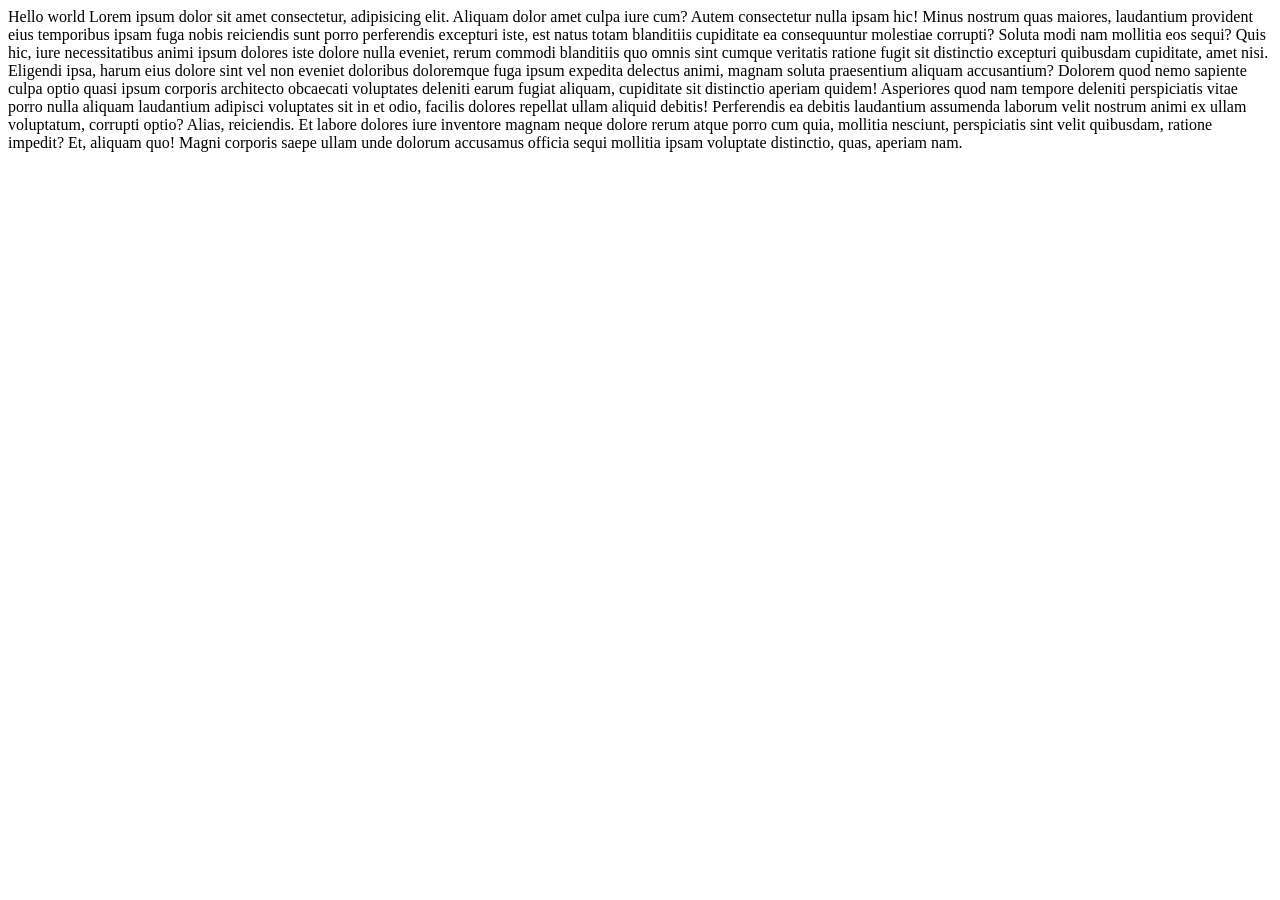
<file: Funstuff/host/templates/dash.html>
<!DOCTYPE html>
<html lang="en">
<head>
    <meta charset="UTF-8">
    <meta name="viewport" content="width=device-width, initial-scale=1.0">
    <title>Document</title>
</head>
<body>
    Hello world
    Lorem ipsum dolor sit amet consectetur, adipisicing elit. Aliquam dolor amet culpa iure cum? Autem consectetur nulla ipsam hic! Minus nostrum quas maiores, laudantium provident eius temporibus ipsam fuga nobis reiciendis sunt porro perferendis excepturi iste, est natus totam blanditiis cupiditate ea consequuntur molestiae corrupti? Soluta modi nam mollitia eos sequi? Quis hic, iure necessitatibus animi ipsum dolores iste dolore nulla eveniet, rerum commodi blanditiis quo omnis sint cumque veritatis ratione fugit sit distinctio excepturi quibusdam cupiditate, amet nisi. Eligendi ipsa, harum eius dolore sint vel non eveniet doloribus doloremque fuga ipsum expedita delectus animi, magnam soluta praesentium aliquam accusantium? Dolorem quod nemo sapiente culpa optio quasi ipsum corporis architecto obcaecati voluptates deleniti earum fugiat aliquam, cupiditate sit distinctio aperiam quidem! Asperiores quod nam tempore deleniti perspiciatis vitae porro nulla aliquam laudantium adipisci voluptates sit in et odio, facilis dolores repellat ullam aliquid debitis! Perferendis ea debitis laudantium assumenda laborum velit nostrum animi ex ullam voluptatum, corrupti optio? Alias, reiciendis. Et labore dolores iure inventore magnam neque dolore rerum atque porro cum quia, mollitia nesciunt, perspiciatis sint velit quibusdam, ratione impedit? Et, aliquam quo! Magni corporis saepe ullam unde dolorum accusamus officia sequi mollitia ipsam voluptate distinctio, quas, aperiam nam.
</body>
</html>
</file>
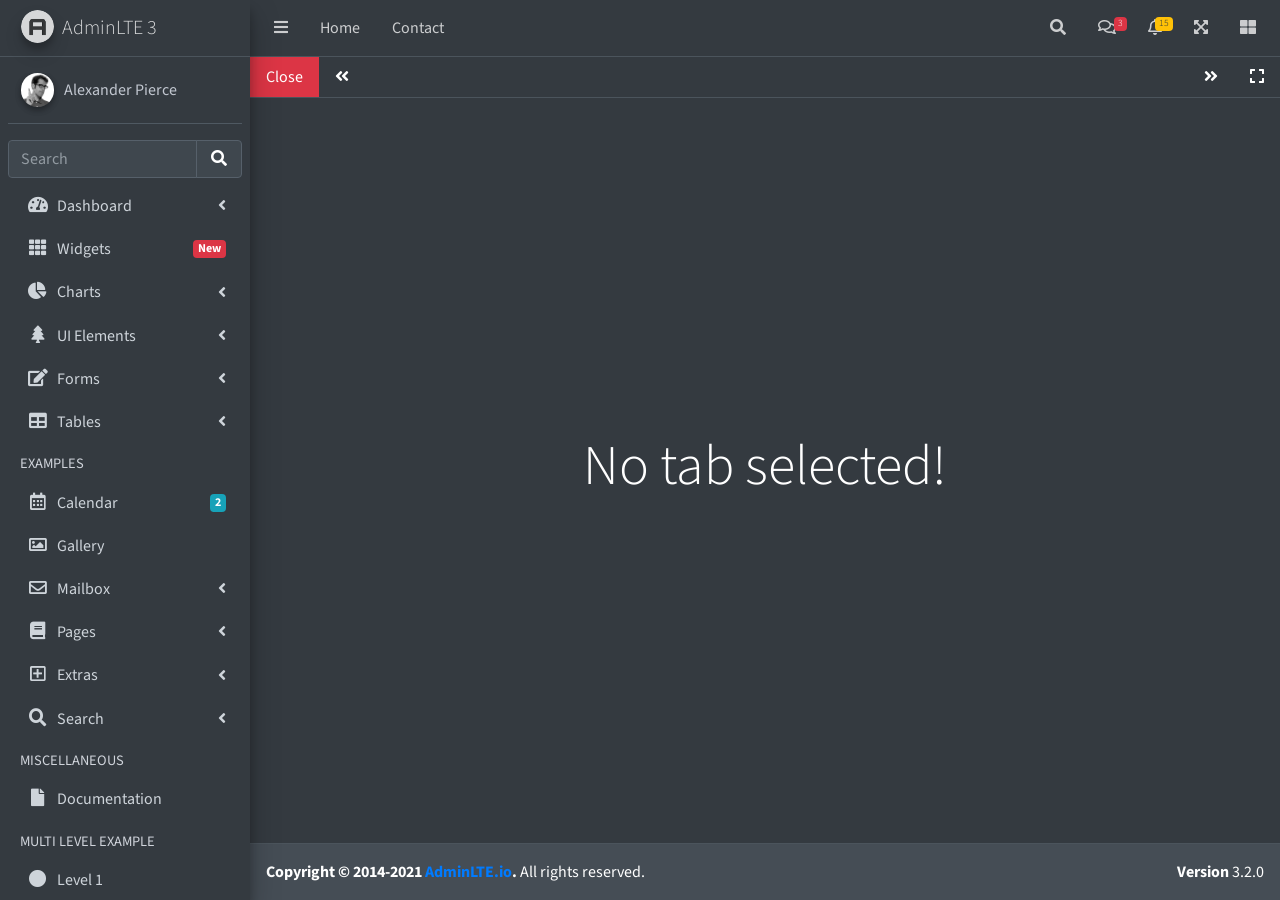
<file: Funstuff/static/Admin/iframe-dark.html>
<!DOCTYPE html>
<html lang="en">
<head>
  <meta charset="utf-8">
  <meta name="viewport" content="width=device-width, initial-scale=1">
  <title>AdminLTE 3 | Tabbed IFrames</title>

  <!-- Google Font: Source Sans Pro -->
  <link rel="stylesheet" href="https://fonts.googleapis.com/css?family=Source+Sans+Pro:300,400,400i,700&display=fallback">
  <!-- Font Awesome -->
  <link rel="stylesheet" href="plugins/fontawesome-free/css/all.min.css">
  <!-- Theme style -->
  <link rel="stylesheet" href="dist/css/adminlte.min.css">
  <!-- overlayScrollbars -->
  <link rel="stylesheet" href="plugins/overlayScrollbars/css/OverlayScrollbars.min.css">
</head>
<body class="hold-transition sidebar-mini layout-fixed dark-mode" data-panel-auto-height-mode="height">
<div class="wrapper">

  <!-- Navbar -->
  <nav class="main-header navbar navbar-expand navbar-dark">
    <!-- Left navbar links -->
    <ul class="navbar-nav">
      <li class="nav-item">
        <a class="nav-link" data-widget="pushmenu" href="#" role="button"><i class="fas fa-bars"></i></a>
      </li>
      <li class="nav-item d-none d-sm-inline-block">
        <a href="index3.html" class="nav-link">Home</a>
      </li>
      <li class="nav-item d-none d-sm-inline-block">
        <a href="#" class="nav-link">Contact</a>
      </li>
    </ul>

    <!-- Right navbar links -->
    <ul class="navbar-nav ml-auto">
      <!-- Navbar Search -->
      <li class="nav-item">
        <a class="nav-link" data-widget="navbar-search" href="#" role="button">
          <i class="fas fa-search"></i>
        </a>
        <div class="navbar-search-block">
          <form class="form-inline">
            <div class="input-group input-group-sm">
              <input class="form-control form-control-navbar" type="search" placeholder="Search" aria-label="Search">
              <div class="input-group-append">
                <button class="btn btn-navbar" type="submit">
                  <i class="fas fa-search"></i>
                </button>
                <button class="btn btn-navbar" type="button" data-widget="navbar-search">
                  <i class="fas fa-times"></i>
                </button>
              </div>
            </div>
          </form>
        </div>
      </li>

      <!-- Messages Dropdown Menu -->
      <li class="nav-item dropdown">
        <a class="nav-link" data-toggle="dropdown" href="#">
          <i class="far fa-comments"></i>
          <span class="badge badge-danger navbar-badge">3</span>
        </a>
        <div class="dropdown-menu dropdown-menu-lg dropdown-menu-right">
          <a href="#" class="dropdown-item">
            <!-- Message Start -->
            <div class="media">
              <img src="dist/img/user1-128x128.jpg" alt="User Avatar" class="img-size-50 mr-3 img-circle">
              <div class="media-body">
                <h3 class="dropdown-item-title">
                  Brad Diesel
                  <span class="float-right text-sm text-danger"><i class="fas fa-star"></i></span>
                </h3>
                <p class="text-sm">Call me whenever you can...</p>
                <p class="text-sm text-muted"><i class="far fa-clock mr-1"></i> 4 Hours Ago</p>
              </div>
            </div>
            <!-- Message End -->
          </a>
          <div class="dropdown-divider"></div>
          <a href="#" class="dropdown-item">
            <!-- Message Start -->
            <div class="media">
              <img src="dist/img/user8-128x128.jpg" alt="User Avatar" class="img-size-50 img-circle mr-3">
              <div class="media-body">
                <h3 class="dropdown-item-title">
                  John Pierce
                  <span class="float-right text-sm text-muted"><i class="fas fa-star"></i></span>
                </h3>
                <p class="text-sm">I got your message bro</p>
                <p class="text-sm text-muted"><i class="far fa-clock mr-1"></i> 4 Hours Ago</p>
              </div>
            </div>
            <!-- Message End -->
          </a>
          <div class="dropdown-divider"></div>
          <a href="#" class="dropdown-item">
            <!-- Message Start -->
            <div class="media">
              <img src="dist/img/user3-128x128.jpg" alt="User Avatar" class="img-size-50 img-circle mr-3">
              <div class="media-body">
                <h3 class="dropdown-item-title">
                  Nora Silvester
                  <span class="float-right text-sm text-warning"><i class="fas fa-star"></i></span>
                </h3>
                <p class="text-sm">The subject goes here</p>
                <p class="text-sm text-muted"><i class="far fa-clock mr-1"></i> 4 Hours Ago</p>
              </div>
            </div>
            <!-- Message End -->
          </a>
          <div class="dropdown-divider"></div>
          <a href="#" class="dropdown-item dropdown-footer">See All Messages</a>
        </div>
      </li>
      <!-- Notifications Dropdown Menu -->
      <li class="nav-item dropdown">
        <a class="nav-link" data-toggle="dropdown" href="#">
          <i class="far fa-bell"></i>
          <span class="badge badge-warning navbar-badge">15</span>
        </a>
        <div class="dropdown-menu dropdown-menu-lg dropdown-menu-right">
          <span class="dropdown-item dropdown-header">15 Notifications</span>
          <div class="dropdown-divider"></div>
          <a href="#" class="dropdown-item">
            <i class="fas fa-envelope mr-2"></i> 4 new messages
            <span class="float-right text-muted text-sm">3 mins</span>
          </a>
          <div class="dropdown-divider"></div>
          <a href="#" class="dropdown-item">
            <i class="fas fa-users mr-2"></i> 8 friend requests
            <span class="float-right text-muted text-sm">12 hours</span>
          </a>
          <div class="dropdown-divider"></div>
          <a href="#" class="dropdown-item">
            <i class="fas fa-file mr-2"></i> 3 new reports
            <span class="float-right text-muted text-sm">2 days</span>
          </a>
          <div class="dropdown-divider"></div>
          <a href="#" class="dropdown-item dropdown-footer">See All Notifications</a>
        </div>
      </li>
      <li class="nav-item">
        <a class="nav-link" data-widget="fullscreen" href="#" role="button">
          <i class="fas fa-expand-arrows-alt"></i>
        </a>
      </li>
      <li class="nav-item">
        <a class="nav-link" data-widget="control-sidebar" data-slide="true" href="#" role="button">
          <i class="fas fa-th-large"></i>
        </a>
      </li>
    </ul>
  </nav>
  <!-- /.navbar -->

  <!-- Main Sidebar Container -->
  <aside class="main-sidebar sidebar-dark-primary elevation-4">
    <!-- Brand Logo -->
    <a href="index3.html" class="brand-link">
      <img src="dist/img/AdminLTELogo.png" alt="AdminLTE Logo" class="brand-image img-circle elevation-3" style="opacity: .8">
      <span class="brand-text font-weight-light">AdminLTE 3</span>
    </a>

    <!-- Sidebar -->
    <div class="sidebar">
      <!-- Sidebar user panel (optional) -->
      <div class="user-panel mt-3 pb-3 mb-3 d-flex">
        <div class="image">
          <img src="dist/img/user2-160x160.jpg" class="img-circle elevation-2" alt="User Image">
        </div>
        <div class="info">
          <a href="#" class="d-block">Alexander Pierce</a>
        </div>
      </div>

      <!-- SidebarSearch Form -->
      <div class="form-inline">
        <div class="input-group" data-widget="sidebar-search">
          <input class="form-control form-control-sidebar" type="search" placeholder="Search" aria-label="Search">
          <div class="input-group-append">
            <button class="btn btn-sidebar">
              <i class="fas fa-search fa-fw"></i>
            </button>
          </div>
        </div>
      </div>

      <!-- Sidebar Menu -->
      <nav class="mt-2">
        <ul class="nav nav-pills nav-sidebar flex-column" data-widget="treeview" role="menu" data-accordion="false">
          <!-- Add icons to the links using the .nav-icon class
               with font-awesome or any other icon font library -->
          <li class="nav-item">
            <a href="#" class="nav-link">
              <i class="nav-icon fas fa-tachometer-alt"></i>
              <p>
                Dashboard
                <i class="right fas fa-angle-left"></i>
              </p>
            </a>
            <ul class="nav nav-treeview">
              <li class="nav-item">
                <a href="./index.html" class="nav-link">
                  <i class="far fa-circle nav-icon"></i>
                  <p>Dashboard v1</p>
                </a>
              </li>
              <li class="nav-item">
                <a href="./index2.html" class="nav-link">
                  <i class="far fa-circle nav-icon"></i>
                  <p>Dashboard v2</p>
                </a>
              </li>
              <li class="nav-item">
                <a href="./index3.html" class="nav-link">
                  <i class="far fa-circle nav-icon"></i>
                  <p>Dashboard v3</p>
                </a>
              </li>
            </ul>
          </li>
          <li class="nav-item">
            <a href="pages/widgets.html" class="nav-link">
              <i class="nav-icon fas fa-th"></i>
              <p>
                Widgets
                <span class="right badge badge-danger">New</span>
              </p>
            </a>
          </li>
          <li class="nav-item">
            <a href="#" class="nav-link">
              <i class="nav-icon fas fa-chart-pie"></i>
              <p>
                Charts
                <i class="right fas fa-angle-left"></i>
              </p>
            </a>
            <ul class="nav nav-treeview">
              <li class="nav-item">
                <a href="pages/charts/chartjs.html" class="nav-link">
                  <i class="far fa-circle nav-icon"></i>
                  <p>ChartJS</p>
                </a>
              </li>
              <li class="nav-item">
                <a href="pages/charts/flot.html" class="nav-link">
                  <i class="far fa-circle nav-icon"></i>
                  <p>Flot</p>
                </a>
              </li>
              <li class="nav-item">
                <a href="pages/charts/inline.html" class="nav-link">
                  <i class="far fa-circle nav-icon"></i>
                  <p>Inline</p>
                </a>
              </li>
            </ul>
          </li>
          <li class="nav-item">
            <a href="#" class="nav-link">
              <i class="nav-icon fas fa-tree"></i>
              <p>
                UI Elements
                <i class="fas fa-angle-left right"></i>
              </p>
            </a>
            <ul class="nav nav-treeview">
              <li class="nav-item">
                <a href="pages/UI/general.html" class="nav-link">
                  <i class="far fa-circle nav-icon"></i>
                  <p>General</p>
                </a>
              </li>
              <li class="nav-item">
                <a href="pages/UI/icons.html" class="nav-link">
                  <i class="far fa-circle nav-icon"></i>
                  <p>Icons</p>
                </a>
              </li>
              <li class="nav-item">
                <a href="pages/UI/buttons.html" class="nav-link">
                  <i class="far fa-circle nav-icon"></i>
                  <p>Buttons</p>
                </a>
              </li>
              <li class="nav-item">
                <a href="pages/UI/sliders.html" class="nav-link">
                  <i class="far fa-circle nav-icon"></i>
                  <p>Sliders</p>
                </a>
              </li>
              <li class="nav-item">
                <a href="pages/UI/modals.html" class="nav-link">
                  <i class="far fa-circle nav-icon"></i>
                  <p>Modals & Alerts</p>
                </a>
              </li>
              <li class="nav-item">
                <a href="pages/UI/navbar.html" class="nav-link">
                  <i class="far fa-circle nav-icon"></i>
                  <p>Navbar & Tabs</p>
                </a>
              </li>
              <li class="nav-item">
                <a href="pages/UI/timeline.html" class="nav-link">
                  <i class="far fa-circle nav-icon"></i>
                  <p>Timeline</p>
                </a>
              </li>
              <li class="nav-item">
                <a href="pages/UI/ribbons.html" class="nav-link">
                  <i class="far fa-circle nav-icon"></i>
                  <p>Ribbons</p>
                </a>
              </li>
            </ul>
          </li>
          <li class="nav-item">
            <a href="#" class="nav-link">
              <i class="nav-icon fas fa-edit"></i>
              <p>
                Forms
                <i class="fas fa-angle-left right"></i>
              </p>
            </a>
            <ul class="nav nav-treeview">
              <li class="nav-item">
                <a href="pages/forms/general.html" class="nav-link">
                  <i class="far fa-circle nav-icon"></i>
                  <p>General Elements</p>
                </a>
              </li>
              <li class="nav-item">
                <a href="pages/forms/advanced.html" class="nav-link">
                  <i class="far fa-circle nav-icon"></i>
                  <p>Advanced Elements</p>
                </a>
              </li>
              <li class="nav-item">
                <a href="pages/forms/editors.html" class="nav-link">
                  <i class="far fa-circle nav-icon"></i>
                  <p>Editors</p>
                </a>
              </li>
              <li class="nav-item">
                <a href="pages/forms/validation.html" class="nav-link">
                  <i class="far fa-circle nav-icon"></i>
                  <p>Validation</p>
                </a>
              </li>
            </ul>
          </li>
          <li class="nav-item">
            <a href="#" class="nav-link">
              <i class="nav-icon fas fa-table"></i>
              <p>
                Tables
                <i class="fas fa-angle-left right"></i>
              </p>
            </a>
            <ul class="nav nav-treeview">
              <li class="nav-item">
                <a href="pages/tables/simple.html" class="nav-link">
                  <i class="far fa-circle nav-icon"></i>
                  <p>Simple Tables</p>
                </a>
              </li>
              <li class="nav-item">
                <a href="pages/tables/data.html" class="nav-link">
                  <i class="far fa-circle nav-icon"></i>
                  <p>DataTables</p>
                </a>
              </li>
              <li class="nav-item">
                <a href="pages/tables/jsgrid.html" class="nav-link">
                  <i class="far fa-circle nav-icon"></i>
                  <p>jsGrid</p>
                </a>
              </li>
            </ul>
          </li>
          <li class="nav-header">EXAMPLES</li>
          <li class="nav-item">
            <a href="pages/calendar.html" class="nav-link">
              <i class="nav-icon far fa-calendar-alt"></i>
              <p>
                Calendar
                <span class="badge badge-info right">2</span>
              </p>
            </a>
          </li>
          <li class="nav-item">
            <a href="pages/gallery.html" class="nav-link">
              <i class="nav-icon far fa-image"></i>
              <p>
                Gallery
              </p>
            </a>
          </li>
          <li class="nav-item">
            <a href="#" class="nav-link">
              <i class="nav-icon far fa-envelope"></i>
              <p>
                Mailbox
                <i class="fas fa-angle-left right"></i>
              </p>
            </a>
            <ul class="nav nav-treeview">
              <li class="nav-item">
                <a href="pages/mailbox/mailbox.html" class="nav-link">
                  <i class="far fa-circle nav-icon"></i>
                  <p>Inbox</p>
                </a>
              </li>
              <li class="nav-item">
                <a href="pages/mailbox/compose.html" class="nav-link">
                  <i class="far fa-circle nav-icon"></i>
                  <p>Compose</p>
                </a>
              </li>
              <li class="nav-item">
                <a href="pages/mailbox/read-mail.html" class="nav-link">
                  <i class="far fa-circle nav-icon"></i>
                  <p>Read</p>
                </a>
              </li>
            </ul>
          </li>
          <li class="nav-item">
            <a href="#" class="nav-link">
              <i class="nav-icon fas fa-book"></i>
              <p>
                Pages
                <i class="fas fa-angle-left right"></i>
              </p>
            </a>
            <ul class="nav nav-treeview">
              <li class="nav-item">
                <a href="pages/examples/invoice.html" class="nav-link">
                  <i class="far fa-circle nav-icon"></i>
                  <p>Invoice</p>
                </a>
              </li>
              <li class="nav-item">
                <a href="pages/examples/profile.html" class="nav-link">
                  <i class="far fa-circle nav-icon"></i>
                  <p>Profile</p>
                </a>
              </li>
              <li class="nav-item">
                <a href="pages/examples/e-commerce.html" class="nav-link">
                  <i class="far fa-circle nav-icon"></i>
                  <p>E-commerce</p>
                </a>
              </li>
              <li class="nav-item">
                <a href="pages/examples/projects.html" class="nav-link">
                  <i class="far fa-circle nav-icon"></i>
                  <p>Projects</p>
                </a>
              </li>
              <li class="nav-item">
                <a href="pages/examples/project-add.html" class="nav-link">
                  <i class="far fa-circle nav-icon"></i>
                  <p>Project Add</p>
                </a>
              </li>
              <li class="nav-item">
                <a href="pages/examples/project-edit.html" class="nav-link">
                  <i class="far fa-circle nav-icon"></i>
                  <p>Project Edit</p>
                </a>
              </li>
              <li class="nav-item">
                <a href="pages/examples/project-detail.html" class="nav-link">
                  <i class="far fa-circle nav-icon"></i>
                  <p>Project Detail</p>
                </a>
              </li>
              <li class="nav-item">
                <a href="pages/examples/contacts.html" class="nav-link">
                  <i class="far fa-circle nav-icon"></i>
                  <p>Contacts</p>
                </a>
              </li>
              <li class="nav-item">
                <a href="pages/examples/faq.html" class="nav-link">
                  <i class="far fa-circle nav-icon"></i>
                  <p>FAQ</p>
                </a>
              </li>
              <li class="nav-item">
                <a href="pages/examples/contact-us.html" class="nav-link">
                  <i class="far fa-circle nav-icon"></i>
                  <p>Contact us</p>
                </a>
              </li>
            </ul>
          </li>
          <li class="nav-item">
            <a href="#" class="nav-link">
              <i class="nav-icon far fa-plus-square"></i>
              <p>
                Extras
                <i class="fas fa-angle-left right"></i>
              </p>
            </a>
            <ul class="nav nav-treeview">
              <li class="nav-item">
                <a href="#" class="nav-link">
                  <i class="far fa-circle nav-icon"></i>
                  <p>
                    Login & Register v1
                    <i class="fas fa-angle-left right"></i>
                  </p>
                </a>
                <ul class="nav nav-treeview">
                  <li class="nav-item">
                    <a href="pages/examples/login.html" class="nav-link">
                      <i class="far fa-circle nav-icon"></i>
                      <p>Login v1</p>
                    </a>
                  </li>
                  <li class="nav-item">
                    <a href="pages/examples/register.html" class="nav-link">
                      <i class="far fa-circle nav-icon"></i>
                      <p>Register v1</p>
                    </a>
                  </li>
                  <li class="nav-item">
                    <a href="pages/examples/forgot-password.html" class="nav-link">
                      <i class="far fa-circle nav-icon"></i>
                      <p>Forgot Password v1</p>
                    </a>
                  </li>
                  <li class="nav-item">
                    <a href="pages/examples/recover-password.html" class="nav-link">
                      <i class="far fa-circle nav-icon"></i>
                      <p>Recover Password v1</p>
                    </a>
                  </li>
                </ul>
              </li>
              <li class="nav-item">
                <a href="#" class="nav-link">
                  <i class="far fa-circle nav-icon"></i>
                  <p>
                    Login & Register v2
                    <i class="fas fa-angle-left right"></i>
                  </p>
                </a>
                <ul class="nav nav-treeview">
                  <li class="nav-item">
                    <a href="pages/examples/login-v2.html" class="nav-link">
                      <i class="far fa-circle nav-icon"></i>
                      <p>Login v2</p>
                    </a>
                  </li>
                  <li class="nav-item">
                    <a href="pages/examples/register-v2.html" class="nav-link">
                      <i class="far fa-circle nav-icon"></i>
                      <p>Register v2</p>
                    </a>
                  </li>
                  <li class="nav-item">
                    <a href="pages/examples/forgot-password-v2.html" class="nav-link">
                      <i class="far fa-circle nav-icon"></i>
                      <p>Forgot Password v2</p>
                    </a>
                  </li>
                  <li class="nav-item">
                    <a href="pages/examples/recover-password-v2.html" class="nav-link">
                      <i class="far fa-circle nav-icon"></i>
                      <p>Recover Password v2</p>
                    </a>
                  </li>
                </ul>
              </li>
              <li class="nav-item">
                <a href="pages/examples/lockscreen.html" class="nav-link">
                  <i class="far fa-circle nav-icon"></i>
                  <p>Lockscreen</p>
                </a>
              </li>
              <li class="nav-item">
                <a href="pages/examples/legacy-user-menu.html" class="nav-link">
                  <i class="far fa-circle nav-icon"></i>
                  <p>Legacy User Menu</p>
                </a>
              </li>
              <li class="nav-item">
                <a href="pages/examples/language-menu.html" class="nav-link">
                  <i class="far fa-circle nav-icon"></i>
                  <p>Language Menu</p>
                </a>
              </li>
              <li class="nav-item">
                <a href="pages/examples/404.html" class="nav-link">
                  <i class="far fa-circle nav-icon"></i>
                  <p>Error 404</p>
                </a>
              </li>
              <li class="nav-item">
                <a href="pages/examples/500.html" class="nav-link">
                  <i class="far fa-circle nav-icon"></i>
                  <p>Error 500</p>
                </a>
              </li>
              <li class="nav-item">
                <a href="pages/examples/pace.html" class="nav-link">
                  <i class="far fa-circle nav-icon"></i>
                  <p>Pace</p>
                </a>
              </li>
              <li class="nav-item">
                <a href="pages/examples/blank.html" class="nav-link">
                  <i class="far fa-circle nav-icon"></i>
                  <p>Blank Page</p>
                </a>
              </li>
              <li class="nav-item">
                <a href="starter.html" class="nav-link">
                  <i class="far fa-circle nav-icon"></i>
                  <p>Starter Page</p>
                </a>
              </li>
            </ul>
          </li>
          <li class="nav-item">
            <a href="#" class="nav-link">
              <i class="nav-icon fas fa-search"></i>
              <p>
                Search
                <i class="fas fa-angle-left right"></i>
              </p>
            </a>
            <ul class="nav nav-treeview">
              <li class="nav-item">
                <a href="pages/search/simple.html" class="nav-link">
                  <i class="far fa-circle nav-icon"></i>
                  <p>Simple Search</p>
                </a>
              </li>
              <li class="nav-item">
                <a href="pages/search/enhanced.html" class="nav-link">
                  <i class="far fa-circle nav-icon"></i>
                  <p>Enhanced</p>
                </a>
              </li>
            </ul>
          </li>
          <li class="nav-header">MISCELLANEOUS</li>
          <li class="nav-item">
            <a href="https://adminlte.io/docs/3.1/" class="nav-link">
              <i class="nav-icon fas fa-file"></i>
              <p>Documentation</p>
            </a>
          </li>
          <li class="nav-header">MULTI LEVEL EXAMPLE</li>
          <li class="nav-item">
            <a href="#" class="nav-link">
              <i class="fas fa-circle nav-icon"></i>
              <p>Level 1</p>
            </a>
          </li>
          <li class="nav-item">
            <a href="#" class="nav-link">
              <i class="nav-icon fas fa-circle"></i>
              <p>
                Level 1
                <i class="right fas fa-angle-left"></i>
              </p>
            </a>
            <ul class="nav nav-treeview">
              <li class="nav-item">
                <a href="#" class="nav-link">
                  <i class="far fa-circle nav-icon"></i>
                  <p>Level 2</p>
                </a>
              </li>
              <li class="nav-item">
                <a href="#" class="nav-link">
                  <i class="far fa-circle nav-icon"></i>
                  <p>
                    Level 2
                    <i class="right fas fa-angle-left"></i>
                  </p>
                </a>
                <ul class="nav nav-treeview">
                  <li class="nav-item">
                    <a href="#" class="nav-link">
                      <i class="far fa-dot-circle nav-icon"></i>
                      <p>Level 3</p>
                    </a>
                  </li>
                  <li class="nav-item">
                    <a href="#" class="nav-link">
                      <i class="far fa-dot-circle nav-icon"></i>
                      <p>Level 3</p>
                    </a>
                  </li>
                  <li class="nav-item">
                    <a href="#" class="nav-link">
                      <i class="far fa-dot-circle nav-icon"></i>
                      <p>Level 3</p>
                    </a>
                  </li>
                </ul>
              </li>
              <li class="nav-item">
                <a href="#" class="nav-link">
                  <i class="far fa-circle nav-icon"></i>
                  <p>Level 2</p>
                </a>
              </li>
            </ul>
          </li>
          <li class="nav-item">
            <a href="#" class="nav-link">
              <i class="fas fa-circle nav-icon"></i>
              <p>Level 1</p>
            </a>
          </li>
          <li class="nav-header">LABELS</li>
          <li class="nav-item">
            <a href="#" class="nav-link">
              <i class="nav-icon far fa-circle text-danger"></i>
              <p class="text">Important</p>
            </a>
          </li>
          <li class="nav-item">
            <a href="#" class="nav-link">
              <i class="nav-icon far fa-circle text-warning"></i>
              <p>Warning</p>
            </a>
          </li>
          <li class="nav-item">
            <a href="#" class="nav-link">
              <i class="nav-icon far fa-circle text-info"></i>
              <p>Informational</p>
            </a>
          </li>
        </ul>
      </nav>
      <!-- /.sidebar-menu -->
    </div>
    <!-- /.sidebar -->
  </aside>

  <!-- Content Wrapper. Contains page content -->
  <div class="content-wrapper iframe-mode bg-dark" data-widget="iframe" data-auto-dark-mode="true" data-loading-screen="750">
    <div class="nav navbar navbar-expand-lg navbar-dark border-bottom border-dark p-0">
      <a class="nav-link bg-danger" href="#" data-widget="iframe-close">Close</a>
      <a class="nav-link bg-dark" href="#" data-widget="iframe-scrollleft"><i class="fas fa-angle-double-left"></i></a>
      <ul class="navbar-nav" role="tablist">
      </ul>
      <a class="nav-link bg-dark" href="#" data-widget="iframe-scrollright"><i class="fas fa-angle-double-right"></i></a>
      <a class="nav-link bg-dark" href="#" data-widget="iframe-fullscreen"><i class="fas fa-expand"></i></a>
    </div>
    <div class="tab-content">
      <div class="tab-empty">
        <h2 class="display-4">No tab selected!</h2>
      </div>
      <div class="tab-loading">
        <div>
          <h2 class="display-4">Tab is loading <i class="fa fa-sync fa-spin"></i></h2>
        </div>
      </div>
    </div>
  </div>
    <!-- /.content-wrapper -->
  <footer class="main-footer dark-mode">
    <strong>Copyright &copy; 2014-2021 <a href="https://adminlte.io">AdminLTE.io</a>.</strong>
    All rights reserved.
    <div class="float-right d-none d-sm-inline-block">
      <b>Version</b> 3.2.0
    </div>
  </footer>

  <!-- Control Sidebar -->
  <aside class="control-sidebar control-sidebar-dark">
    <!-- Control sidebar content goes here -->
  </aside>
  <!-- /.control-sidebar -->
</div>
<!-- ./wrapper -->

<!-- jQuery -->
<script src="plugins/jquery/jquery.min.js"></script>
<!-- jQuery UI 1.11.4 -->
<script src="plugins/jquery-ui/jquery-ui.min.js"></script>
<!-- Resolve conflict in jQuery UI tooltip with Bootstrap tooltip -->
<script>
  $.widget.bridge('uibutton', $.ui.button)
</script>
<!-- Bootstrap 4 -->
<script src="plugins/bootstrap/js/bootstrap.bundle.min.js"></script>
<!-- overlayScrollbars -->
<script src="plugins/overlayScrollbars/js/jquery.overlayScrollbars.min.js"></script>
<!-- AdminLTE App -->
<script src="dist/js/adminlte.js"></script>
<!-- AdminLTE for demo purposes -->
<script src="dist/js/demo.js"></script>
</body>
</html>
</file>
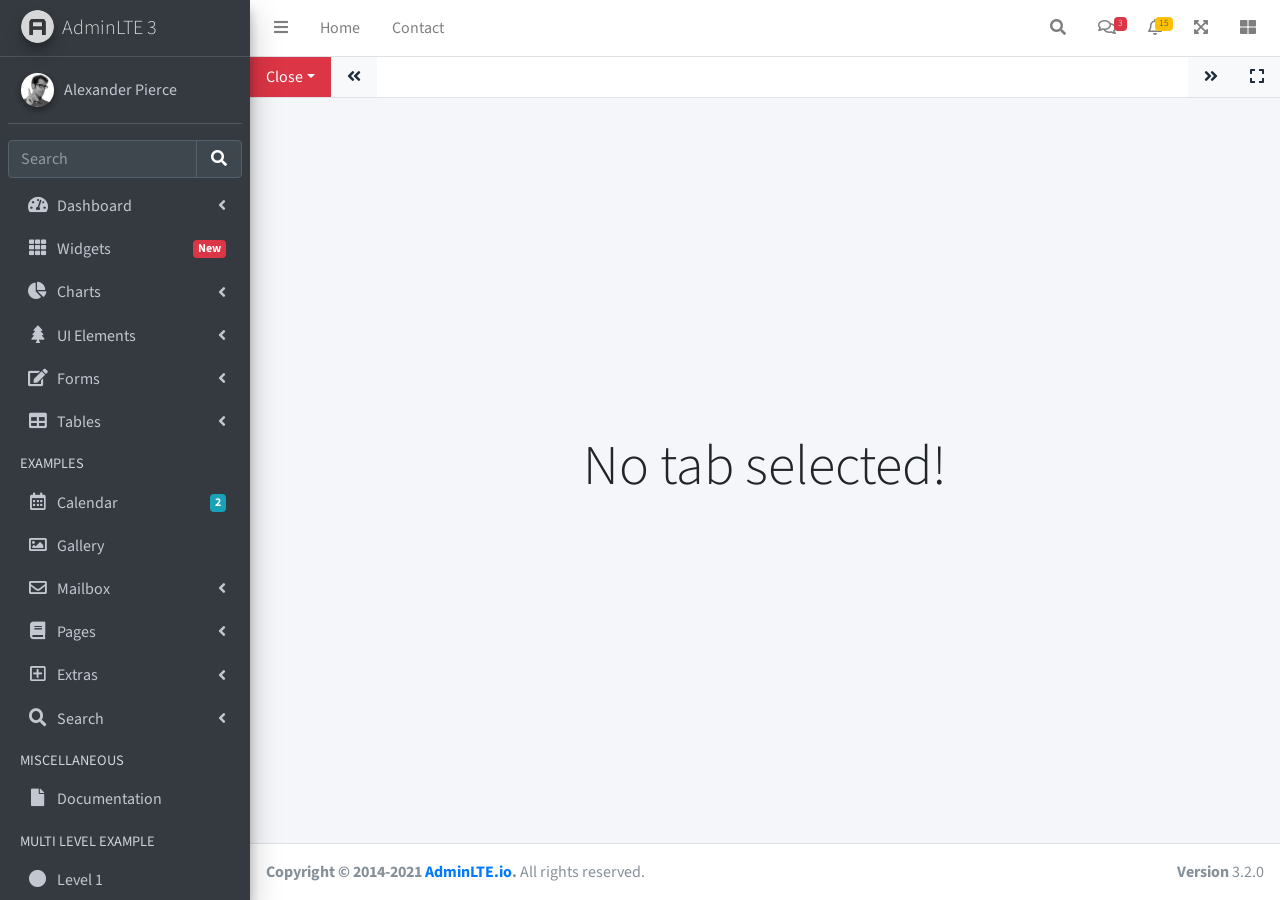
<file: Funstuff/static/Admin/iframe.html>
<!DOCTYPE html>
<html lang="en">
<head>
  <meta charset="utf-8">
  <meta name="viewport" content="width=device-width, initial-scale=1">
  <title>AdminLTE 3 | Tabbed IFrames</title>

  <!-- Google Font: Source Sans Pro -->
  <link rel="stylesheet" href="https://fonts.googleapis.com/css?family=Source+Sans+Pro:300,400,400i,700&display=fallback">
  <!-- Font Awesome -->
  <link rel="stylesheet" href="plugins/fontawesome-free/css/all.min.css">
  <!-- Theme style -->
  <link rel="stylesheet" href="dist/css/adminlte.min.css">
  <!-- overlayScrollbars -->
  <link rel="stylesheet" href="plugins/overlayScrollbars/css/OverlayScrollbars.min.css">
</head>
<body class="hold-transition sidebar-mini layout-fixed" data-panel-auto-height-mode="height">
<div class="wrapper">

  <!-- Navbar -->
  <nav class="main-header navbar navbar-expand navbar-white navbar-light">
    <!-- Left navbar links -->
    <ul class="navbar-nav">
      <li class="nav-item">
        <a class="nav-link" data-widget="pushmenu" href="#" role="button"><i class="fas fa-bars"></i></a>
      </li>
      <li class="nav-item d-none d-sm-inline-block">
        <a href="index3.html" class="nav-link">Home</a>
      </li>
      <li class="nav-item d-none d-sm-inline-block">
        <a href="#" class="nav-link">Contact</a>
      </li>
    </ul>

    <!-- Right navbar links -->
    <ul class="navbar-nav ml-auto">
      <!-- Navbar Search -->
      <li class="nav-item">
        <a class="nav-link" data-widget="navbar-search" href="#" role="button">
          <i class="fas fa-search"></i>
        </a>
        <div class="navbar-search-block">
          <form class="form-inline">
            <div class="input-group input-group-sm">
              <input class="form-control form-control-navbar" type="search" placeholder="Search" aria-label="Search">
              <div class="input-group-append">
                <button class="btn btn-navbar" type="submit">
                  <i class="fas fa-search"></i>
                </button>
                <button class="btn btn-navbar" type="button" data-widget="navbar-search">
                  <i class="fas fa-times"></i>
                </button>
              </div>
            </div>
          </form>
        </div>
      </li>

      <!-- Messages Dropdown Menu -->
      <li class="nav-item dropdown">
        <a class="nav-link" data-toggle="dropdown" href="#">
          <i class="far fa-comments"></i>
          <span class="badge badge-danger navbar-badge">3</span>
        </a>
        <div class="dropdown-menu dropdown-menu-lg dropdown-menu-right">
          <a href="#" class="dropdown-item">
            <!-- Message Start -->
            <div class="media">
              <img src="dist/img/user1-128x128.jpg" alt="User Avatar" class="img-size-50 mr-3 img-circle">
              <div class="media-body">
                <h3 class="dropdown-item-title">
                  Brad Diesel
                  <span class="float-right text-sm text-danger"><i class="fas fa-star"></i></span>
                </h3>
                <p class="text-sm">Call me whenever you can...</p>
                <p class="text-sm text-muted"><i class="far fa-clock mr-1"></i> 4 Hours Ago</p>
              </div>
            </div>
            <!-- Message End -->
          </a>
          <div class="dropdown-divider"></div>
          <a href="#" class="dropdown-item">
            <!-- Message Start -->
            <div class="media">
              <img src="dist/img/user8-128x128.jpg" alt="User Avatar" class="img-size-50 img-circle mr-3">
              <div class="media-body">
                <h3 class="dropdown-item-title">
                  John Pierce
                  <span class="float-right text-sm text-muted"><i class="fas fa-star"></i></span>
                </h3>
                <p class="text-sm">I got your message bro</p>
                <p class="text-sm text-muted"><i class="far fa-clock mr-1"></i> 4 Hours Ago</p>
              </div>
            </div>
            <!-- Message End -->
          </a>
          <div class="dropdown-divider"></div>
          <a href="#" class="dropdown-item">
            <!-- Message Start -->
            <div class="media">
              <img src="dist/img/user3-128x128.jpg" alt="User Avatar" class="img-size-50 img-circle mr-3">
              <div class="media-body">
                <h3 class="dropdown-item-title">
                  Nora Silvester
                  <span class="float-right text-sm text-warning"><i class="fas fa-star"></i></span>
                </h3>
                <p class="text-sm">The subject goes here</p>
                <p class="text-sm text-muted"><i class="far fa-clock mr-1"></i> 4 Hours Ago</p>
              </div>
            </div>
            <!-- Message End -->
          </a>
          <div class="dropdown-divider"></div>
          <a href="#" class="dropdown-item dropdown-footer">See All Messages</a>
        </div>
      </li>
      <!-- Notifications Dropdown Menu -->
      <li class="nav-item dropdown">
        <a class="nav-link" data-toggle="dropdown" href="#">
          <i class="far fa-bell"></i>
          <span class="badge badge-warning navbar-badge">15</span>
        </a>
        <div class="dropdown-menu dropdown-menu-lg dropdown-menu-right">
          <span class="dropdown-item dropdown-header">15 Notifications</span>
          <div class="dropdown-divider"></div>
          <a href="#" class="dropdown-item">
            <i class="fas fa-envelope mr-2"></i> 4 new messages
            <span class="float-right text-muted text-sm">3 mins</span>
          </a>
          <div class="dropdown-divider"></div>
          <a href="#" class="dropdown-item">
            <i class="fas fa-users mr-2"></i> 8 friend requests
            <span class="float-right text-muted text-sm">12 hours</span>
          </a>
          <div class="dropdown-divider"></div>
          <a href="#" class="dropdown-item">
            <i class="fas fa-file mr-2"></i> 3 new reports
            <span class="float-right text-muted text-sm">2 days</span>
          </a>
          <div class="dropdown-divider"></div>
          <a href="#" class="dropdown-item dropdown-footer">See All Notifications</a>
        </div>
      </li>
      <li class="nav-item">
        <a class="nav-link" data-widget="fullscreen" href="#" role="button">
          <i class="fas fa-expand-arrows-alt"></i>
        </a>
      </li>
      <li class="nav-item">
        <a class="nav-link" data-widget="control-sidebar" data-slide="true" href="#" role="button">
          <i class="fas fa-th-large"></i>
        </a>
      </li>
    </ul>
  </nav>
  <!-- /.navbar -->

  <!-- Main Sidebar Container -->
  <aside class="main-sidebar sidebar-dark-primary elevation-4">
    <!-- Brand Logo -->
    <a href="index3.html" class="brand-link">
      <img src="dist/img/AdminLTELogo.png" alt="AdminLTE Logo" class="brand-image img-circle elevation-3" style="opacity: .8">
      <span class="brand-text font-weight-light">AdminLTE 3</span>
    </a>

    <!-- Sidebar -->
    <div class="sidebar">
      <!-- Sidebar user panel (optional) -->
      <div class="user-panel mt-3 pb-3 mb-3 d-flex">
        <div class="image">
          <img src="dist/img/user2-160x160.jpg" class="img-circle elevation-2" alt="User Image">
        </div>
        <div class="info">
          <a href="#" class="d-block">Alexander Pierce</a>
        </div>
      </div>

      <!-- SidebarSearch Form -->
      <div class="form-inline">
        <div class="input-group" data-widget="sidebar-search">
          <input class="form-control form-control-sidebar" type="search" placeholder="Search" aria-label="Search">
          <div class="input-group-append">
            <button class="btn btn-sidebar">
              <i class="fas fa-search fa-fw"></i>
            </button>
          </div>
        </div>
      </div>

      <!-- Sidebar Menu -->
      <nav class="mt-2">
        <ul class="nav nav-pills nav-sidebar flex-column" data-widget="treeview" role="menu" data-accordion="false">
          <!-- Add icons to the links using the .nav-icon class
               with font-awesome or any other icon font library -->
          <li class="nav-item">
            <a href="#" class="nav-link">
              <i class="nav-icon fas fa-tachometer-alt"></i>
              <p>
                Dashboard
                <i class="right fas fa-angle-left"></i>
              </p>
            </a>
            <ul class="nav nav-treeview">
              <li class="nav-item">
                <a href="./index.html" class="nav-link">
                  <i class="far fa-circle nav-icon"></i>
                  <p>Dashboard v1</p>
                </a>
              </li>
              <li class="nav-item">
                <a href="./index2.html" class="nav-link">
                  <i class="far fa-circle nav-icon"></i>
                  <p>Dashboard v2</p>
                </a>
              </li>
              <li class="nav-item">
                <a href="./index3.html" class="nav-link">
                  <i class="far fa-circle nav-icon"></i>
                  <p>Dashboard v3</p>
                </a>
              </li>
            </ul>
          </li>
          <li class="nav-item">
            <a href="pages/widgets.html" class="nav-link">
              <i class="nav-icon fas fa-th"></i>
              <p>
                Widgets
                <span class="right badge badge-danger">New</span>
              </p>
            </a>
          </li>
          <li class="nav-item">
            <a href="#" class="nav-link">
              <i class="nav-icon fas fa-chart-pie"></i>
              <p>
                Charts
                <i class="right fas fa-angle-left"></i>
              </p>
            </a>
            <ul class="nav nav-treeview">
              <li class="nav-item">
                <a href="pages/charts/chartjs.html" class="nav-link">
                  <i class="far fa-circle nav-icon"></i>
                  <p>ChartJS</p>
                </a>
              </li>
              <li class="nav-item">
                <a href="pages/charts/flot.html" class="nav-link">
                  <i class="far fa-circle nav-icon"></i>
                  <p>Flot</p>
                </a>
              </li>
              <li class="nav-item">
                <a href="pages/charts/inline.html" class="nav-link">
                  <i class="far fa-circle nav-icon"></i>
                  <p>Inline</p>
                </a>
              </li>
            </ul>
          </li>
          <li class="nav-item">
            <a href="#" class="nav-link">
              <i class="nav-icon fas fa-tree"></i>
              <p>
                UI Elements
                <i class="fas fa-angle-left right"></i>
              </p>
            </a>
            <ul class="nav nav-treeview">
              <li class="nav-item">
                <a href="pages/UI/general.html" class="nav-link">
                  <i class="far fa-circle nav-icon"></i>
                  <p>General</p>
                </a>
              </li>
              <li class="nav-item">
                <a href="pages/UI/icons.html" class="nav-link">
                  <i class="far fa-circle nav-icon"></i>
                  <p>Icons</p>
                </a>
              </li>
              <li class="nav-item">
                <a href="pages/UI/buttons.html" class="nav-link">
                  <i class="far fa-circle nav-icon"></i>
                  <p>Buttons</p>
                </a>
              </li>
              <li class="nav-item">
                <a href="pages/UI/sliders.html" class="nav-link">
                  <i class="far fa-circle nav-icon"></i>
                  <p>Sliders</p>
                </a>
              </li>
              <li class="nav-item">
                <a href="pages/UI/modals.html" class="nav-link">
                  <i class="far fa-circle nav-icon"></i>
                  <p>Modals & Alerts</p>
                </a>
              </li>
              <li class="nav-item">
                <a href="pages/UI/navbar.html" class="nav-link">
                  <i class="far fa-circle nav-icon"></i>
                  <p>Navbar & Tabs</p>
                </a>
              </li>
              <li class="nav-item">
                <a href="pages/UI/timeline.html" class="nav-link">
                  <i class="far fa-circle nav-icon"></i>
                  <p>Timeline</p>
                </a>
              </li>
              <li class="nav-item">
                <a href="pages/UI/ribbons.html" class="nav-link">
                  <i class="far fa-circle nav-icon"></i>
                  <p>Ribbons</p>
                </a>
              </li>
            </ul>
          </li>
          <li class="nav-item">
            <a href="#" class="nav-link">
              <i class="nav-icon fas fa-edit"></i>
              <p>
                Forms
                <i class="fas fa-angle-left right"></i>
              </p>
            </a>
            <ul class="nav nav-treeview">
              <li class="nav-item">
                <a href="pages/forms/general.html" class="nav-link">
                  <i class="far fa-circle nav-icon"></i>
                  <p>General Elements</p>
                </a>
              </li>
              <li class="nav-item">
                <a href="pages/forms/advanced.html" class="nav-link">
                  <i class="far fa-circle nav-icon"></i>
                  <p>Advanced Elements</p>
                </a>
              </li>
              <li class="nav-item">
                <a href="pages/forms/editors.html" class="nav-link">
                  <i class="far fa-circle nav-icon"></i>
                  <p>Editors</p>
                </a>
              </li>
              <li class="nav-item">
                <a href="pages/forms/validation.html" class="nav-link">
                  <i class="far fa-circle nav-icon"></i>
                  <p>Validation</p>
                </a>
              </li>
            </ul>
          </li>
          <li class="nav-item">
            <a href="#" class="nav-link">
              <i class="nav-icon fas fa-table"></i>
              <p>
                Tables
                <i class="fas fa-angle-left right"></i>
              </p>
            </a>
            <ul class="nav nav-treeview">
              <li class="nav-item">
                <a href="pages/tables/simple.html" class="nav-link">
                  <i class="far fa-circle nav-icon"></i>
                  <p>Simple Tables</p>
                </a>
              </li>
              <li class="nav-item">
                <a href="pages/tables/data.html" class="nav-link">
                  <i class="far fa-circle nav-icon"></i>
                  <p>DataTables</p>
                </a>
              </li>
              <li class="nav-item">
                <a href="pages/tables/jsgrid.html" class="nav-link">
                  <i class="far fa-circle nav-icon"></i>
                  <p>jsGrid</p>
                </a>
              </li>
            </ul>
          </li>
          <li class="nav-header">EXAMPLES</li>
          <li class="nav-item">
            <a href="pages/calendar.html" class="nav-link">
              <i class="nav-icon far fa-calendar-alt"></i>
              <p>
                Calendar
                <span class="badge badge-info right">2</span>
              </p>
            </a>
          </li>
          <li class="nav-item">
            <a href="pages/gallery.html" class="nav-link">
              <i class="nav-icon far fa-image"></i>
              <p>
                Gallery
              </p>
            </a>
          </li>
          <li class="nav-item">
            <a href="#" class="nav-link">
              <i class="nav-icon far fa-envelope"></i>
              <p>
                Mailbox
                <i class="fas fa-angle-left right"></i>
              </p>
            </a>
            <ul class="nav nav-treeview">
              <li class="nav-item">
                <a href="pages/mailbox/mailbox.html" class="nav-link">
                  <i class="far fa-circle nav-icon"></i>
                  <p>Inbox</p>
                </a>
              </li>
              <li class="nav-item">
                <a href="pages/mailbox/compose.html" class="nav-link">
                  <i class="far fa-circle nav-icon"></i>
                  <p>Compose</p>
                </a>
              </li>
              <li class="nav-item">
                <a href="pages/mailbox/read-mail.html" class="nav-link">
                  <i class="far fa-circle nav-icon"></i>
                  <p>Read</p>
                </a>
              </li>
            </ul>
          </li>
          <li class="nav-item">
            <a href="#" class="nav-link">
              <i class="nav-icon fas fa-book"></i>
              <p>
                Pages
                <i class="fas fa-angle-left right"></i>
              </p>
            </a>
            <ul class="nav nav-treeview">
              <li class="nav-item">
                <a href="pages/examples/invoice.html" class="nav-link">
                  <i class="far fa-circle nav-icon"></i>
                  <p>Invoice</p>
                </a>
              </li>
              <li class="nav-item">
                <a href="pages/examples/profile.html" class="nav-link">
                  <i class="far fa-circle nav-icon"></i>
                  <p>Profile</p>
                </a>
              </li>
              <li class="nav-item">
                <a href="pages/examples/e-commerce.html" class="nav-link">
                  <i class="far fa-circle nav-icon"></i>
                  <p>E-commerce</p>
                </a>
              </li>
              <li class="nav-item">
                <a href="pages/examples/projects.html" class="nav-link">
                  <i class="far fa-circle nav-icon"></i>
                  <p>Projects</p>
                </a>
              </li>
              <li class="nav-item">
                <a href="pages/examples/project-add.html" class="nav-link">
                  <i class="far fa-circle nav-icon"></i>
                  <p>Project Add</p>
                </a>
              </li>
              <li class="nav-item">
                <a href="pages/examples/project-edit.html" class="nav-link">
                  <i class="far fa-circle nav-icon"></i>
                  <p>Project Edit</p>
                </a>
              </li>
              <li class="nav-item">
                <a href="pages/examples/project-detail.html" class="nav-link">
                  <i class="far fa-circle nav-icon"></i>
                  <p>Project Detail</p>
                </a>
              </li>
              <li class="nav-item">
                <a href="pages/examples/contacts.html" class="nav-link">
                  <i class="far fa-circle nav-icon"></i>
                  <p>Contacts</p>
                </a>
              </li>
              <li class="nav-item">
                <a href="pages/examples/faq.html" class="nav-link">
                  <i class="far fa-circle nav-icon"></i>
                  <p>FAQ</p>
                </a>
              </li>
              <li class="nav-item">
                <a href="pages/examples/contact-us.html" class="nav-link">
                  <i class="far fa-circle nav-icon"></i>
                  <p>Contact us</p>
                </a>
              </li>
            </ul>
          </li>
          <li class="nav-item">
            <a href="#" class="nav-link">
              <i class="nav-icon far fa-plus-square"></i>
              <p>
                Extras
                <i class="fas fa-angle-left right"></i>
              </p>
            </a>
            <ul class="nav nav-treeview">
              <li class="nav-item">
                <a href="#" class="nav-link">
                  <i class="far fa-circle nav-icon"></i>
                  <p>
                    Login & Register v1
                    <i class="fas fa-angle-left right"></i>
                  </p>
                </a>
                <ul class="nav nav-treeview">
                  <li class="nav-item">
                    <a href="pages/examples/login.html" class="nav-link">
                      <i class="far fa-circle nav-icon"></i>
                      <p>Login v1</p>
                    </a>
                  </li>
                  <li class="nav-item">
                    <a href="pages/examples/register.html" class="nav-link">
                      <i class="far fa-circle nav-icon"></i>
                      <p>Register v1</p>
                    </a>
                  </li>
                  <li class="nav-item">
                    <a href="pages/examples/forgot-password.html" class="nav-link">
                      <i class="far fa-circle nav-icon"></i>
                      <p>Forgot Password v1</p>
                    </a>
                  </li>
                  <li class="nav-item">
                    <a href="pages/examples/recover-password.html" class="nav-link">
                      <i class="far fa-circle nav-icon"></i>
                      <p>Recover Password v1</p>
                    </a>
                  </li>
                </ul>
              </li>
              <li class="nav-item">
                <a href="#" class="nav-link">
                  <i class="far fa-circle nav-icon"></i>
                  <p>
                    Login & Register v2
                    <i class="fas fa-angle-left right"></i>
                  </p>
                </a>
                <ul class="nav nav-treeview">
                  <li class="nav-item">
                    <a href="pages/examples/login-v2.html" class="nav-link">
                      <i class="far fa-circle nav-icon"></i>
                      <p>Login v2</p>
                    </a>
                  </li>
                  <li class="nav-item">
                    <a href="pages/examples/register-v2.html" class="nav-link">
                      <i class="far fa-circle nav-icon"></i>
                      <p>Register v2</p>
                    </a>
                  </li>
                  <li class="nav-item">
                    <a href="pages/examples/forgot-password-v2.html" class="nav-link">
                      <i class="far fa-circle nav-icon"></i>
                      <p>Forgot Password v2</p>
                    </a>
                  </li>
                  <li class="nav-item">
                    <a href="pages/examples/recover-password-v2.html" class="nav-link">
                      <i class="far fa-circle nav-icon"></i>
                      <p>Recover Password v2</p>
                    </a>
                  </li>
                </ul>
              </li>
              <li class="nav-item">
                <a href="pages/examples/lockscreen.html" class="nav-link">
                  <i class="far fa-circle nav-icon"></i>
                  <p>Lockscreen</p>
                </a>
              </li>
              <li class="nav-item">
                <a href="pages/examples/legacy-user-menu.html" class="nav-link">
                  <i class="far fa-circle nav-icon"></i>
                  <p>Legacy User Menu</p>
                </a>
              </li>
              <li class="nav-item">
                <a href="pages/examples/language-menu.html" class="nav-link">
                  <i class="far fa-circle nav-icon"></i>
                  <p>Language Menu</p>
                </a>
              </li>
              <li class="nav-item">
                <a href="pages/examples/404.html" class="nav-link">
                  <i class="far fa-circle nav-icon"></i>
                  <p>Error 404</p>
                </a>
              </li>
              <li class="nav-item">
                <a href="pages/examples/500.html" class="nav-link">
                  <i class="far fa-circle nav-icon"></i>
                  <p>Error 500</p>
                </a>
              </li>
              <li class="nav-item">
                <a href="pages/examples/pace.html" class="nav-link">
                  <i class="far fa-circle nav-icon"></i>
                  <p>Pace</p>
                </a>
              </li>
              <li class="nav-item">
                <a href="pages/examples/blank.html" class="nav-link">
                  <i class="far fa-circle nav-icon"></i>
                  <p>Blank Page</p>
                </a>
              </li>
              <li class="nav-item">
                <a href="starter.html" class="nav-link">
                  <i class="far fa-circle nav-icon"></i>
                  <p>Starter Page</p>
                </a>
              </li>
            </ul>
          </li>
          <li class="nav-item">
            <a href="#" class="nav-link">
              <i class="nav-icon fas fa-search"></i>
              <p>
                Search
                <i class="fas fa-angle-left right"></i>
              </p>
            </a>
            <ul class="nav nav-treeview">
              <li class="nav-item">
                <a href="pages/search/simple.html" class="nav-link">
                  <i class="far fa-circle nav-icon"></i>
                  <p>Simple Search</p>
                </a>
              </li>
              <li class="nav-item">
                <a href="pages/search/enhanced.html" class="nav-link">
                  <i class="far fa-circle nav-icon"></i>
                  <p>Enhanced</p>
                </a>
              </li>
            </ul>
          </li>
          <li class="nav-header">MISCELLANEOUS</li>
          <li class="nav-item">
            <a href="https://adminlte.io/docs/3.1/" class="nav-link">
              <i class="nav-icon fas fa-file"></i>
              <p>Documentation</p>
            </a>
          </li>
          <li class="nav-header">MULTI LEVEL EXAMPLE</li>
          <li class="nav-item">
            <a href="#" class="nav-link">
              <i class="fas fa-circle nav-icon"></i>
              <p>Level 1</p>
            </a>
          </li>
          <li class="nav-item">
            <a href="#" class="nav-link">
              <i class="nav-icon fas fa-circle"></i>
              <p>
                Level 1
                <i class="right fas fa-angle-left"></i>
              </p>
            </a>
            <ul class="nav nav-treeview">
              <li class="nav-item">
                <a href="#" class="nav-link">
                  <i class="far fa-circle nav-icon"></i>
                  <p>Level 2</p>
                </a>
              </li>
              <li class="nav-item">
                <a href="#" class="nav-link">
                  <i class="far fa-circle nav-icon"></i>
                  <p>
                    Level 2
                    <i class="right fas fa-angle-left"></i>
                  </p>
                </a>
                <ul class="nav nav-treeview">
                  <li class="nav-item">
                    <a href="#" class="nav-link">
                      <i class="far fa-dot-circle nav-icon"></i>
                      <p>Level 3</p>
                    </a>
                  </li>
                  <li class="nav-item">
                    <a href="#" class="nav-link">
                      <i class="far fa-dot-circle nav-icon"></i>
                      <p>Level 3</p>
                    </a>
                  </li>
                  <li class="nav-item">
                    <a href="#" class="nav-link">
                      <i class="far fa-dot-circle nav-icon"></i>
                      <p>Level 3</p>
                    </a>
                  </li>
                </ul>
              </li>
              <li class="nav-item">
                <a href="#" class="nav-link">
                  <i class="far fa-circle nav-icon"></i>
                  <p>Level 2</p>
                </a>
              </li>
            </ul>
          </li>
          <li class="nav-item">
            <a href="#" class="nav-link">
              <i class="fas fa-circle nav-icon"></i>
              <p>Level 1</p>
            </a>
          </li>
          <li class="nav-header">LABELS</li>
          <li class="nav-item">
            <a href="#" class="nav-link">
              <i class="nav-icon far fa-circle text-danger"></i>
              <p class="text">Important</p>
            </a>
          </li>
          <li class="nav-item">
            <a href="#" class="nav-link">
              <i class="nav-icon far fa-circle text-warning"></i>
              <p>Warning</p>
            </a>
          </li>
          <li class="nav-item">
            <a href="#" class="nav-link">
              <i class="nav-icon far fa-circle text-info"></i>
              <p>Informational</p>
            </a>
          </li>
        </ul>
      </nav>
      <!-- /.sidebar-menu -->
    </div>
    <!-- /.sidebar -->
  </aside>

  <!-- Content Wrapper. Contains page content -->
  <div class="content-wrapper iframe-mode" data-widget="iframe" data-loading-screen="750">
    <div class="nav navbar navbar-expand navbar-white navbar-light border-bottom p-0">
      <div class="nav-item dropdown">
        <a class="nav-link bg-danger dropdown-toggle" data-toggle="dropdown" href="#" role="button" aria-haspopup="true" aria-expanded="false">Close</a>
        <div class="dropdown-menu mt-0">
          <a class="dropdown-item" href="#" data-widget="iframe-close" data-type="all">Close All</a>
          <a class="dropdown-item" href="#" data-widget="iframe-close" data-type="all-other">Close All Other</a>
        </div>
      </div>
      <a class="nav-link bg-light" href="#" data-widget="iframe-scrollleft"><i class="fas fa-angle-double-left"></i></a>
      <ul class="navbar-nav overflow-hidden" role="tablist"></ul>
      <a class="nav-link bg-light" href="#" data-widget="iframe-scrollright"><i class="fas fa-angle-double-right"></i></a>
      <a class="nav-link bg-light" href="#" data-widget="iframe-fullscreen"><i class="fas fa-expand"></i></a>
    </div>
    <div class="tab-content">
      <div class="tab-empty">
        <h2 class="display-4">No tab selected!</h2>
      </div>
      <div class="tab-loading">
        <div>
          <h2 class="display-4">Tab is loading <i class="fa fa-sync fa-spin"></i></h2>
        </div>
      </div>
    </div>
  </div>
  <!-- /.content-wrapper -->
  <footer class="main-footer">
    <strong>Copyright &copy; 2014-2021 <a href="https://adminlte.io">AdminLTE.io</a>.</strong>
    All rights reserved.
    <div class="float-right d-none d-sm-inline-block">
      <b>Version</b> 3.2.0
    </div>
  </footer>

  <!-- Control Sidebar -->
  <aside class="control-sidebar control-sidebar-dark">
    <!-- Control sidebar content goes here -->
  </aside>
  <!-- /.control-sidebar -->
</div>
<!-- ./wrapper -->

<!-- jQuery -->
<script src="plugins/jquery/jquery.min.js"></script>
<!-- jQuery UI 1.11.4 -->
<script src="plugins/jquery-ui/jquery-ui.min.js"></script>
<!-- Resolve conflict in jQuery UI tooltip with Bootstrap tooltip -->
<script>
  $.widget.bridge('uibutton', $.ui.button)
</script>
<!-- Bootstrap 4 -->
<script src="plugins/bootstrap/js/bootstrap.bundle.min.js"></script>
<!-- overlayScrollbars -->
<script src="plugins/overlayScrollbars/js/jquery.overlayScrollbars.min.js"></script>
<!-- AdminLTE App -->
<script src="dist/js/adminlte.js"></script>
<!-- AdminLTE for demo purposes -->
<script src="dist/js/demo.js"></script>
</body>
</html>
</file>
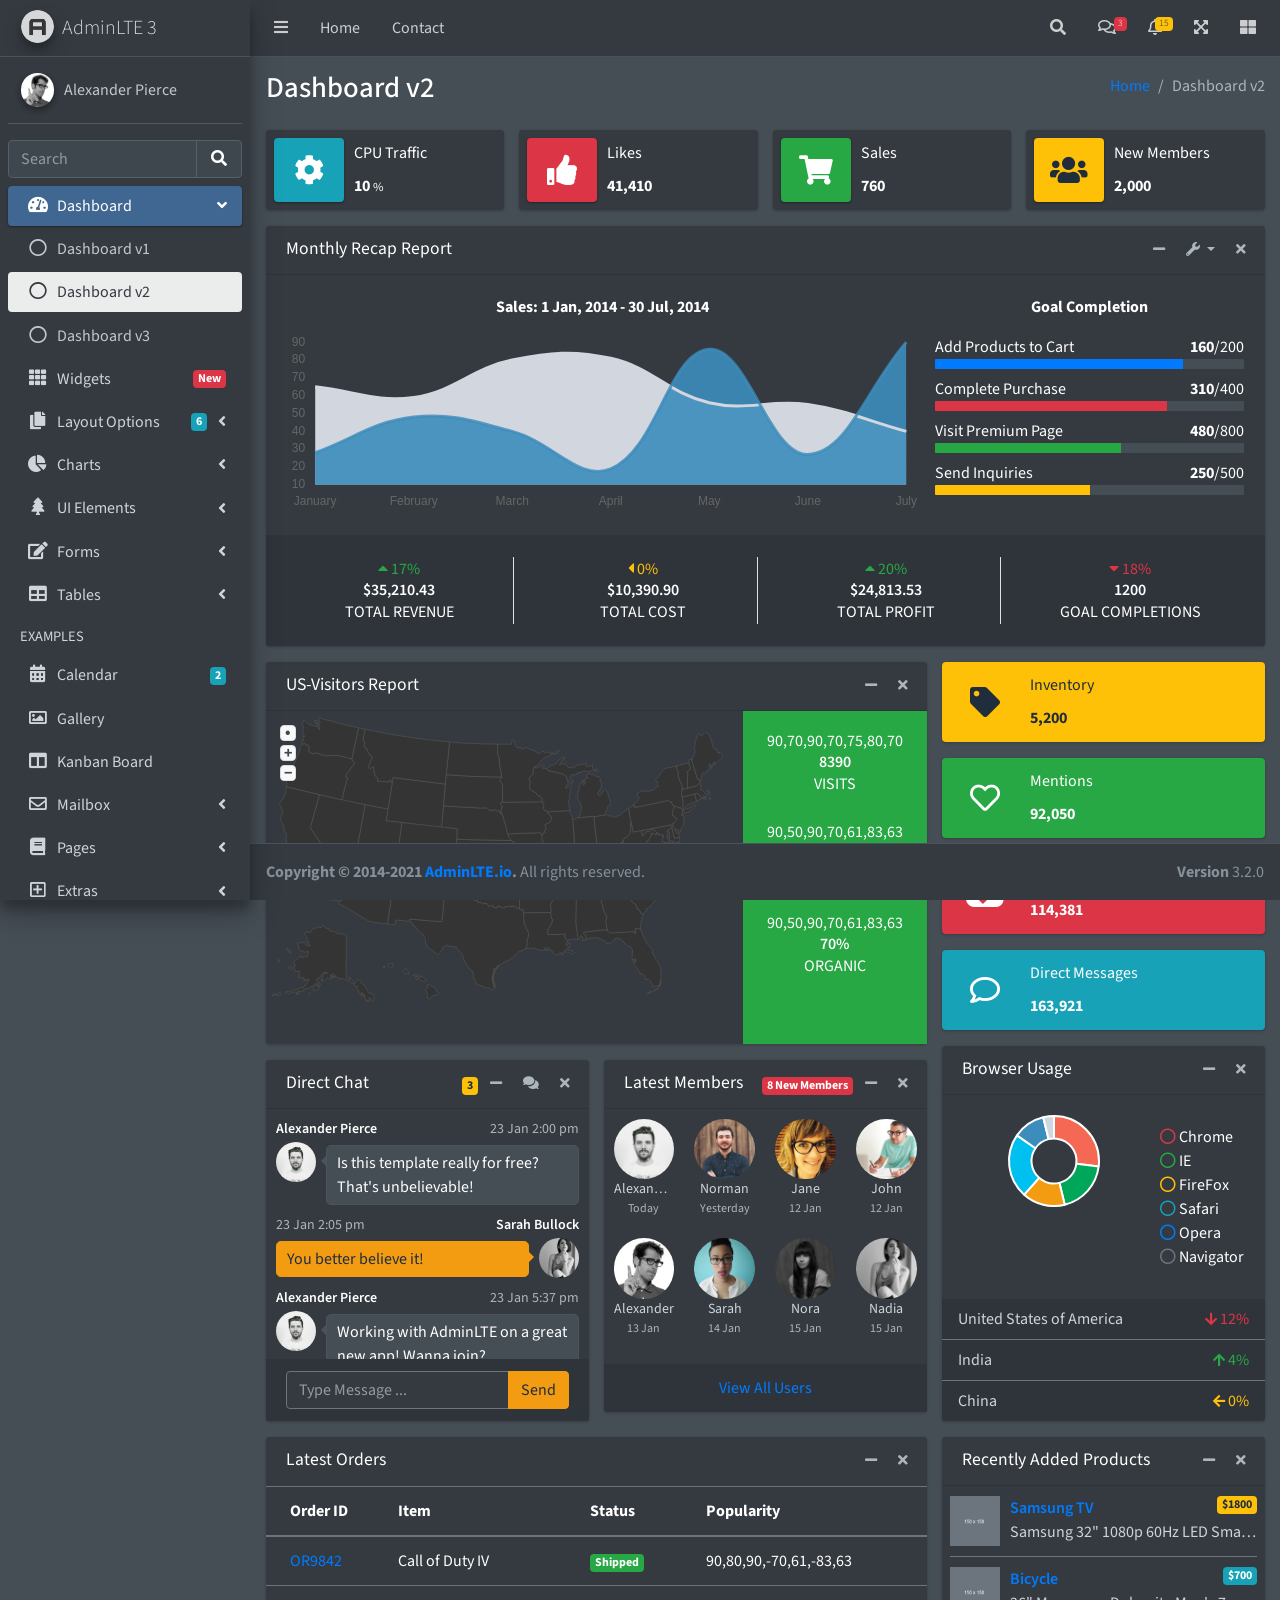
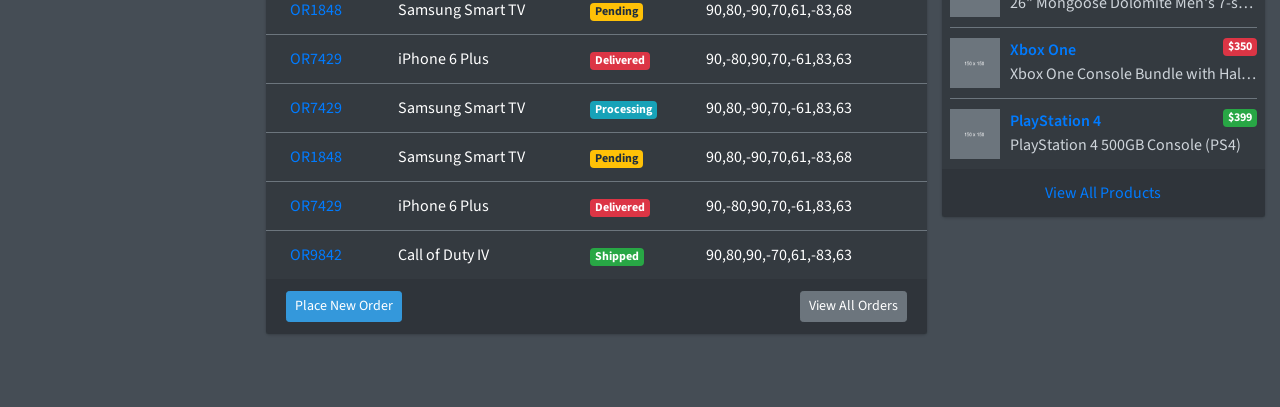
<file: Funstuff/static/Admin/index2.html>
<!DOCTYPE html>
<html lang="en">
<head>
  <meta charset="utf-8">
  <meta name="viewport" content="width=device-width, initial-scale=1">
  <title>AdminLTE 3 | Dashboard 2</title>

  <!-- Google Font: Source Sans Pro -->
  <link rel="stylesheet" href="https://fonts.googleapis.com/css?family=Source+Sans+Pro:300,400,400i,700&display=fallback">
  <!-- Font Awesome Icons -->
  <link rel="stylesheet" href="plugins/fontawesome-free/css/all.min.css">
  <!-- overlayScrollbars -->
  <link rel="stylesheet" href="plugins/overlayScrollbars/css/OverlayScrollbars.min.css">
  <!-- Theme style -->
  <link rel="stylesheet" href="dist/css/adminlte.min.css">
</head>
<body class="hold-transition dark-mode sidebar-mini layout-fixed layout-navbar-fixed layout-footer-fixed">
<div class="wrapper">

  <!-- Preloader -->
  <div class="preloader flex-column justify-content-center align-items-center">
    <img class="animation__wobble" src="dist/img/AdminLTELogo.png" alt="AdminLTELogo" height="60" width="60">
  </div>

  <!-- Navbar -->
  <nav class="main-header navbar navbar-expand navbar-dark">
    <!-- Left navbar links -->
    <ul class="navbar-nav">
      <li class="nav-item">
        <a class="nav-link" data-widget="pushmenu" href="#" role="button"><i class="fas fa-bars"></i></a>
      </li>
      <li class="nav-item d-none d-sm-inline-block">
        <a href="index3.html" class="nav-link">Home</a>
      </li>
      <li class="nav-item d-none d-sm-inline-block">
        <a href="#" class="nav-link">Contact</a>
      </li>
    </ul>

    <!-- Right navbar links -->
    <ul class="navbar-nav ml-auto">
      <!-- Navbar Search -->
      <li class="nav-item">
        <a class="nav-link" data-widget="navbar-search" href="#" role="button">
          <i class="fas fa-search"></i>
        </a>
        <div class="navbar-search-block">
          <form class="form-inline">
            <div class="input-group input-group-sm">
              <input class="form-control form-control-navbar" type="search" placeholder="Search" aria-label="Search">
              <div class="input-group-append">
                <button class="btn btn-navbar" type="submit">
                  <i class="fas fa-search"></i>
                </button>
                <button class="btn btn-navbar" type="button" data-widget="navbar-search">
                  <i class="fas fa-times"></i>
                </button>
              </div>
            </div>
          </form>
        </div>
      </li>

      <!-- Messages Dropdown Menu -->
      <li class="nav-item dropdown">
        <a class="nav-link" data-toggle="dropdown" href="#">
          <i class="far fa-comments"></i>
          <span class="badge badge-danger navbar-badge">3</span>
        </a>
        <div class="dropdown-menu dropdown-menu-lg dropdown-menu-right">
          <a href="#" class="dropdown-item">
            <!-- Message Start -->
            <div class="media">
              <img src="dist/img/user1-128x128.jpg" alt="User Avatar" class="img-size-50 mr-3 img-circle">
              <div class="media-body">
                <h3 class="dropdown-item-title">
                  Brad Diesel
                  <span class="float-right text-sm text-danger"><i class="fas fa-star"></i></span>
                </h3>
                <p class="text-sm">Call me whenever you can...</p>
                <p class="text-sm text-muted"><i class="far fa-clock mr-1"></i> 4 Hours Ago</p>
              </div>
            </div>
            <!-- Message End -->
          </a>
          <div class="dropdown-divider"></div>
          <a href="#" class="dropdown-item">
            <!-- Message Start -->
            <div class="media">
              <img src="dist/img/user8-128x128.jpg" alt="User Avatar" class="img-size-50 img-circle mr-3">
              <div class="media-body">
                <h3 class="dropdown-item-title">
                  John Pierce
                  <span class="float-right text-sm text-muted"><i class="fas fa-star"></i></span>
                </h3>
                <p class="text-sm">I got your message bro</p>
                <p class="text-sm text-muted"><i class="far fa-clock mr-1"></i> 4 Hours Ago</p>
              </div>
            </div>
            <!-- Message End -->
          </a>
          <div class="dropdown-divider"></div>
          <a href="#" class="dropdown-item">
            <!-- Message Start -->
            <div class="media">
              <img src="dist/img/user3-128x128.jpg" alt="User Avatar" class="img-size-50 img-circle mr-3">
              <div class="media-body">
                <h3 class="dropdown-item-title">
                  Nora Silvester
                  <span class="float-right text-sm text-warning"><i class="fas fa-star"></i></span>
                </h3>
                <p class="text-sm">The subject goes here</p>
                <p class="text-sm text-muted"><i class="far fa-clock mr-1"></i> 4 Hours Ago</p>
              </div>
            </div>
            <!-- Message End -->
          </a>
          <div class="dropdown-divider"></div>
          <a href="#" class="dropdown-item dropdown-footer">See All Messages</a>
        </div>
      </li>
      <!-- Notifications Dropdown Menu -->
      <li class="nav-item dropdown">
        <a class="nav-link" data-toggle="dropdown" href="#">
          <i class="far fa-bell"></i>
          <span class="badge badge-warning navbar-badge">15</span>
        </a>
        <div class="dropdown-menu dropdown-menu-lg dropdown-menu-right">
          <span class="dropdown-item dropdown-header">15 Notifications</span>
          <div class="dropdown-divider"></div>
          <a href="#" class="dropdown-item">
            <i class="fas fa-envelope mr-2"></i> 4 new messages
            <span class="float-right text-muted text-sm">3 mins</span>
          </a>
          <div class="dropdown-divider"></div>
          <a href="#" class="dropdown-item">
            <i class="fas fa-users mr-2"></i> 8 friend requests
            <span class="float-right text-muted text-sm">12 hours</span>
          </a>
          <div class="dropdown-divider"></div>
          <a href="#" class="dropdown-item">
            <i class="fas fa-file mr-2"></i> 3 new reports
            <span class="float-right text-muted text-sm">2 days</span>
          </a>
          <div class="dropdown-divider"></div>
          <a href="#" class="dropdown-item dropdown-footer">See All Notifications</a>
        </div>
      </li>
      <li class="nav-item">
        <a class="nav-link" data-widget="fullscreen" href="#" role="button">
          <i class="fas fa-expand-arrows-alt"></i>
        </a>
      </li>
      <li class="nav-item">
        <a class="nav-link" data-widget="control-sidebar" data-slide="true" href="#" role="button">
          <i class="fas fa-th-large"></i>
        </a>
      </li>
    </ul>
  </nav>
  <!-- /.navbar -->

  <!-- Main Sidebar Container -->
  <aside class="main-sidebar sidebar-dark-primary elevation-4">
    <!-- Brand Logo -->
    <a href="index3.html" class="brand-link">
      <img src="dist/img/AdminLTELogo.png" alt="AdminLTE Logo" class="brand-image img-circle elevation-3" style="opacity: .8">
      <span class="brand-text font-weight-light">AdminLTE 3</span>
    </a>

    <!-- Sidebar -->
    <div class="sidebar">
      <!-- Sidebar user panel (optional) -->
      <div class="user-panel mt-3 pb-3 mb-3 d-flex">
        <div class="image">
          <img src="dist/img/user2-160x160.jpg" class="img-circle elevation-2" alt="User Image">
        </div>
        <div class="info">
          <a href="#" class="d-block">Alexander Pierce</a>
        </div>
      </div>

      <!-- SidebarSearch Form -->
      <div class="form-inline">
        <div class="input-group" data-widget="sidebar-search">
          <input class="form-control form-control-sidebar" type="search" placeholder="Search" aria-label="Search">
          <div class="input-group-append">
            <button class="btn btn-sidebar">
              <i class="fas fa-search fa-fw"></i>
            </button>
          </div>
        </div>
      </div>

      <!-- Sidebar Menu -->
      <nav class="mt-2">
        <ul class="nav nav-pills nav-sidebar flex-column" data-widget="treeview" role="menu" data-accordion="false">
          <!-- Add icons to the links using the .nav-icon class
               with font-awesome or any other icon font library -->
          <li class="nav-item menu-open">
            <a href="#" class="nav-link active">
              <i class="nav-icon fas fa-tachometer-alt"></i>
              <p>
                Dashboard
                <i class="right fas fa-angle-left"></i>
              </p>
            </a>
            <ul class="nav nav-treeview">
              <li class="nav-item">
                <a href="./index.html" class="nav-link">
                  <i class="far fa-circle nav-icon"></i>
                  <p>Dashboard v1</p>
                </a>
              </li>
              <li class="nav-item">
                <a href="./index2.html" class="nav-link active">
                  <i class="far fa-circle nav-icon"></i>
                  <p>Dashboard v2</p>
                </a>
              </li>
              <li class="nav-item">
                <a href="./index3.html" class="nav-link">
                  <i class="far fa-circle nav-icon"></i>
                  <p>Dashboard v3</p>
                </a>
              </li>
            </ul>
          </li>
          <li class="nav-item">
            <a href="pages/widgets.html" class="nav-link">
              <i class="nav-icon fas fa-th"></i>
              <p>
                Widgets
                <span class="right badge badge-danger">New</span>
              </p>
            </a>
          </li>
          <li class="nav-item">
            <a href="#" class="nav-link">
              <i class="nav-icon fas fa-copy"></i>
              <p>
                Layout Options
                <i class="fas fa-angle-left right"></i>
                <span class="badge badge-info right">6</span>
              </p>
            </a>
            <ul class="nav nav-treeview">
              <li class="nav-item">
                <a href="pages/layout/top-nav.html" class="nav-link">
                  <i class="far fa-circle nav-icon"></i>
                  <p>Top Navigation</p>
                </a>
              </li>
              <li class="nav-item">
                <a href="pages/layout/top-nav-sidebar.html" class="nav-link">
                  <i class="far fa-circle nav-icon"></i>
                  <p>Top Navigation + Sidebar</p>
                </a>
              </li>
              <li class="nav-item">
                <a href="pages/layout/boxed.html" class="nav-link">
                  <i class="far fa-circle nav-icon"></i>
                  <p>Boxed</p>
                </a>
              </li>
              <li class="nav-item">
                <a href="pages/layout/fixed-sidebar.html" class="nav-link">
                  <i class="far fa-circle nav-icon"></i>
                  <p>Fixed Sidebar</p>
                </a>
              </li>
              <li class="nav-item">
                <a href="pages/layout/fixed-sidebar-custom.html" class="nav-link">
                  <i class="far fa-circle nav-icon"></i>
                  <p>Fixed Sidebar <small>+ Custom Area</small></p>
                </a>
              </li>
              <li class="nav-item">
                <a href="pages/layout/fixed-topnav.html" class="nav-link">
                  <i class="far fa-circle nav-icon"></i>
                  <p>Fixed Navbar</p>
                </a>
              </li>
              <li class="nav-item">
                <a href="pages/layout/fixed-footer.html" class="nav-link">
                  <i class="far fa-circle nav-icon"></i>
                  <p>Fixed Footer</p>
                </a>
              </li>
              <li class="nav-item">
                <a href="pages/layout/collapsed-sidebar.html" class="nav-link">
                  <i class="far fa-circle nav-icon"></i>
                  <p>Collapsed Sidebar</p>
                </a>
              </li>
            </ul>
          </li>
          <li class="nav-item">
            <a href="#" class="nav-link">
              <i class="nav-icon fas fa-chart-pie"></i>
              <p>
                Charts
                <i class="right fas fa-angle-left"></i>
              </p>
            </a>
            <ul class="nav nav-treeview">
              <li class="nav-item">
                <a href="pages/charts/chartjs.html" class="nav-link">
                  <i class="far fa-circle nav-icon"></i>
                  <p>ChartJS</p>
                </a>
              </li>
              <li class="nav-item">
                <a href="pages/charts/flot.html" class="nav-link">
                  <i class="far fa-circle nav-icon"></i>
                  <p>Flot</p>
                </a>
              </li>
              <li class="nav-item">
                <a href="pages/charts/inline.html" class="nav-link">
                  <i class="far fa-circle nav-icon"></i>
                  <p>Inline</p>
                </a>
              </li>
              <li class="nav-item">
                <a href="pages/charts/uplot.html" class="nav-link">
                  <i class="far fa-circle nav-icon"></i>
                  <p>uPlot</p>
                </a>
              </li>
            </ul>
          </li>
          <li class="nav-item">
            <a href="#" class="nav-link">
              <i class="nav-icon fas fa-tree"></i>
              <p>
                UI Elements
                <i class="fas fa-angle-left right"></i>
              </p>
            </a>
            <ul class="nav nav-treeview">
              <li class="nav-item">
                <a href="pages/UI/general.html" class="nav-link">
                  <i class="far fa-circle nav-icon"></i>
                  <p>General</p>
                </a>
              </li>
              <li class="nav-item">
                <a href="pages/UI/icons.html" class="nav-link">
                  <i class="far fa-circle nav-icon"></i>
                  <p>Icons</p>
                </a>
              </li>
              <li class="nav-item">
                <a href="pages/UI/buttons.html" class="nav-link">
                  <i class="far fa-circle nav-icon"></i>
                  <p>Buttons</p>
                </a>
              </li>
              <li class="nav-item">
                <a href="pages/UI/sliders.html" class="nav-link">
                  <i class="far fa-circle nav-icon"></i>
                  <p>Sliders</p>
                </a>
              </li>
              <li class="nav-item">
                <a href="pages/UI/modals.html" class="nav-link">
                  <i class="far fa-circle nav-icon"></i>
                  <p>Modals & Alerts</p>
                </a>
              </li>
              <li class="nav-item">
                <a href="pages/UI/navbar.html" class="nav-link">
                  <i class="far fa-circle nav-icon"></i>
                  <p>Navbar & Tabs</p>
                </a>
              </li>
              <li class="nav-item">
                <a href="pages/UI/timeline.html" class="nav-link">
                  <i class="far fa-circle nav-icon"></i>
                  <p>Timeline</p>
                </a>
              </li>
              <li class="nav-item">
                <a href="pages/UI/ribbons.html" class="nav-link">
                  <i class="far fa-circle nav-icon"></i>
                  <p>Ribbons</p>
                </a>
              </li>
            </ul>
          </li>
          <li class="nav-item">
            <a href="#" class="nav-link">
              <i class="nav-icon fas fa-edit"></i>
              <p>
                Forms
                <i class="fas fa-angle-left right"></i>
              </p>
            </a>
            <ul class="nav nav-treeview">
              <li class="nav-item">
                <a href="pages/forms/general.html" class="nav-link">
                  <i class="far fa-circle nav-icon"></i>
                  <p>General Elements</p>
                </a>
              </li>
              <li class="nav-item">
                <a href="pages/forms/advanced.html" class="nav-link">
                  <i class="far fa-circle nav-icon"></i>
                  <p>Advanced Elements</p>
                </a>
              </li>
              <li class="nav-item">
                <a href="pages/forms/editors.html" class="nav-link">
                  <i class="far fa-circle nav-icon"></i>
                  <p>Editors</p>
                </a>
              </li>
              <li class="nav-item">
                <a href="pages/forms/validation.html" class="nav-link">
                  <i class="far fa-circle nav-icon"></i>
                  <p>Validation</p>
                </a>
              </li>
            </ul>
          </li>
          <li class="nav-item">
            <a href="#" class="nav-link">
              <i class="nav-icon fas fa-table"></i>
              <p>
                Tables
                <i class="fas fa-angle-left right"></i>
              </p>
            </a>
            <ul class="nav nav-treeview">
              <li class="nav-item">
                <a href="pages/tables/simple.html" class="nav-link">
                  <i class="far fa-circle nav-icon"></i>
                  <p>Simple Tables</p>
                </a>
              </li>
              <li class="nav-item">
                <a href="pages/tables/data.html" class="nav-link">
                  <i class="far fa-circle nav-icon"></i>
                  <p>DataTables</p>
                </a>
              </li>
              <li class="nav-item">
                <a href="pages/tables/jsgrid.html" class="nav-link">
                  <i class="far fa-circle nav-icon"></i>
                  <p>jsGrid</p>
                </a>
              </li>
            </ul>
          </li>
          <li class="nav-header">EXAMPLES</li>
          <li class="nav-item">
            <a href="pages/calendar.html" class="nav-link">
              <i class="nav-icon fas fa-calendar-alt"></i>
              <p>
                Calendar
                <span class="badge badge-info right">2</span>
              </p>
            </a>
          </li>
          <li class="nav-item">
            <a href="pages/gallery.html" class="nav-link">
              <i class="nav-icon far fa-image"></i>
              <p>
                Gallery
              </p>
            </a>
          </li>
          <li class="nav-item">
            <a href="pages/kanban.html" class="nav-link">
              <i class="nav-icon fas fa-columns"></i>
              <p>
                Kanban Board
              </p>
            </a>
          </li>
          <li class="nav-item">
            <a href="#" class="nav-link">
              <i class="nav-icon far fa-envelope"></i>
              <p>
                Mailbox
                <i class="fas fa-angle-left right"></i>
              </p>
            </a>
            <ul class="nav nav-treeview">
              <li class="nav-item">
                <a href="pages/mailbox/mailbox.html" class="nav-link">
                  <i class="far fa-circle nav-icon"></i>
                  <p>Inbox</p>
                </a>
              </li>
              <li class="nav-item">
                <a href="pages/mailbox/compose.html" class="nav-link">
                  <i class="far fa-circle nav-icon"></i>
                  <p>Compose</p>
                </a>
              </li>
              <li class="nav-item">
                <a href="pages/mailbox/read-mail.html" class="nav-link">
                  <i class="far fa-circle nav-icon"></i>
                  <p>Read</p>
                </a>
              </li>
            </ul>
          </li>
          <li class="nav-item">
            <a href="#" class="nav-link">
              <i class="nav-icon fas fa-book"></i>
              <p>
                Pages
                <i class="fas fa-angle-left right"></i>
              </p>
            </a>
            <ul class="nav nav-treeview">
              <li class="nav-item">
                <a href="pages/examples/invoice.html" class="nav-link">
                  <i class="far fa-circle nav-icon"></i>
                  <p>Invoice</p>
                </a>
              </li>
              <li class="nav-item">
                <a href="pages/examples/profile.html" class="nav-link">
                  <i class="far fa-circle nav-icon"></i>
                  <p>Profile</p>
                </a>
              </li>
              <li class="nav-item">
                <a href="pages/examples/e-commerce.html" class="nav-link">
                  <i class="far fa-circle nav-icon"></i>
                  <p>E-commerce</p>
                </a>
              </li>
              <li class="nav-item">
                <a href="pages/examples/projects.html" class="nav-link">
                  <i class="far fa-circle nav-icon"></i>
                  <p>Projects</p>
                </a>
              </li>
              <li class="nav-item">
                <a href="pages/examples/project-add.html" class="nav-link">
                  <i class="far fa-circle nav-icon"></i>
                  <p>Project Add</p>
                </a>
              </li>
              <li class="nav-item">
                <a href="pages/examples/project-edit.html" class="nav-link">
                  <i class="far fa-circle nav-icon"></i>
                  <p>Project Edit</p>
                </a>
              </li>
              <li class="nav-item">
                <a href="pages/examples/project-detail.html" class="nav-link">
                  <i class="far fa-circle nav-icon"></i>
                  <p>Project Detail</p>
                </a>
              </li>
              <li class="nav-item">
                <a href="pages/examples/contacts.html" class="nav-link">
                  <i class="far fa-circle nav-icon"></i>
                  <p>Contacts</p>
                </a>
              </li>
              <li class="nav-item">
                <a href="pages/examples/faq.html" class="nav-link">
                  <i class="far fa-circle nav-icon"></i>
                  <p>FAQ</p>
                </a>
              </li>
              <li class="nav-item">
                <a href="pages/examples/contact-us.html" class="nav-link">
                  <i class="far fa-circle nav-icon"></i>
                  <p>Contact us</p>
                </a>
              </li>
            </ul>
          </li>
          <li class="nav-item">
            <a href="#" class="nav-link">
              <i class="nav-icon far fa-plus-square"></i>
              <p>
                Extras
                <i class="fas fa-angle-left right"></i>
              </p>
            </a>
            <ul class="nav nav-treeview">
              <li class="nav-item">
                <a href="#" class="nav-link">
                  <i class="far fa-circle nav-icon"></i>
                  <p>
                    Login & Register v1
                    <i class="fas fa-angle-left right"></i>
                  </p>
                </a>
                <ul class="nav nav-treeview">
                  <li class="nav-item">
                    <a href="pages/examples/login.html" class="nav-link">
                      <i class="far fa-circle nav-icon"></i>
                      <p>Login v1</p>
                    </a>
                  </li>
                  <li class="nav-item">
                    <a href="pages/examples/register.html" class="nav-link">
                      <i class="far fa-circle nav-icon"></i>
                      <p>Register v1</p>
                    </a>
                  </li>
                  <li class="nav-item">
                    <a href="pages/examples/forgot-password.html" class="nav-link">
                      <i class="far fa-circle nav-icon"></i>
                      <p>Forgot Password v1</p>
                    </a>
                  </li>
                  <li class="nav-item">
                    <a href="pages/examples/recover-password.html" class="nav-link">
                      <i class="far fa-circle nav-icon"></i>
                      <p>Recover Password v1</p>
                    </a>
                  </li>
                </ul>
              </li>
              <li class="nav-item">
                <a href="#" class="nav-link">
                  <i class="far fa-circle nav-icon"></i>
                  <p>
                    Login & Register v2
                    <i class="fas fa-angle-left right"></i>
                  </p>
                </a>
                <ul class="nav nav-treeview">
                  <li class="nav-item">
                    <a href="pages/examples/login-v2.html" class="nav-link">
                      <i class="far fa-circle nav-icon"></i>
                      <p>Login v2</p>
                    </a>
                  </li>
                  <li class="nav-item">
                    <a href="pages/examples/register-v2.html" class="nav-link">
                      <i class="far fa-circle nav-icon"></i>
                      <p>Register v2</p>
                    </a>
                  </li>
                  <li class="nav-item">
                    <a href="pages/examples/forgot-password-v2.html" class="nav-link">
                      <i class="far fa-circle nav-icon"></i>
                      <p>Forgot Password v2</p>
                    </a>
                  </li>
                  <li class="nav-item">
                    <a href="pages/examples/recover-password-v2.html" class="nav-link">
                      <i class="far fa-circle nav-icon"></i>
                      <p>Recover Password v2</p>
                    </a>
                  </li>
                </ul>
              </li>
              <li class="nav-item">
                <a href="pages/examples/lockscreen.html" class="nav-link">
                  <i class="far fa-circle nav-icon"></i>
                  <p>Lockscreen</p>
                </a>
              </li>
              <li class="nav-item">
                <a href="pages/examples/legacy-user-menu.html" class="nav-link">
                  <i class="far fa-circle nav-icon"></i>
                  <p>Legacy User Menu</p>
                </a>
              </li>
              <li class="nav-item">
                <a href="pages/examples/language-menu.html" class="nav-link">
                  <i class="far fa-circle nav-icon"></i>
                  <p>Language Menu</p>
                </a>
              </li>
              <li class="nav-item">
                <a href="pages/examples/404.html" class="nav-link">
                  <i class="far fa-circle nav-icon"></i>
                  <p>Error 404</p>
                </a>
              </li>
              <li class="nav-item">
                <a href="pages/examples/500.html" class="nav-link">
                  <i class="far fa-circle nav-icon"></i>
                  <p>Error 500</p>
                </a>
              </li>
              <li class="nav-item">
                <a href="pages/examples/pace.html" class="nav-link">
                  <i class="far fa-circle nav-icon"></i>
                  <p>Pace</p>
                </a>
              </li>
              <li class="nav-item">
                <a href="pages/examples/blank.html" class="nav-link">
                  <i class="far fa-circle nav-icon"></i>
                  <p>Blank Page</p>
                </a>
              </li>
              <li class="nav-item">
                <a href="starter.html" class="nav-link">
                  <i class="far fa-circle nav-icon"></i>
                  <p>Starter Page</p>
                </a>
              </li>
            </ul>
          </li>
          <li class="nav-item">
            <a href="#" class="nav-link">
              <i class="nav-icon fas fa-search"></i>
              <p>
                Search
                <i class="fas fa-angle-left right"></i>
              </p>
            </a>
            <ul class="nav nav-treeview">
              <li class="nav-item">
                <a href="pages/search/simple.html" class="nav-link">
                  <i class="far fa-circle nav-icon"></i>
                  <p>Simple Search</p>
                </a>
              </li>
              <li class="nav-item">
                <a href="pages/search/enhanced.html" class="nav-link">
                  <i class="far fa-circle nav-icon"></i>
                  <p>Enhanced</p>
                </a>
              </li>
            </ul>
          </li>
          <li class="nav-header">MISCELLANEOUS</li>
          <li class="nav-item">
            <a href="iframe.html" class="nav-link">
              <i class="nav-icon fas fa-ellipsis-h"></i>
              <p>Tabbed IFrame Plugin</p>
            </a>
          </li>
          <li class="nav-item">
            <a href="https://adminlte.io/docs/3.1/" class="nav-link">
              <i class="nav-icon fas fa-file"></i>
              <p>Documentation</p>
            </a>
          </li>
          <li class="nav-header">MULTI LEVEL EXAMPLE</li>
          <li class="nav-item">
            <a href="#" class="nav-link">
              <i class="fas fa-circle nav-icon"></i>
              <p>Level 1</p>
            </a>
          </li>
          <li class="nav-item">
            <a href="#" class="nav-link">
              <i class="nav-icon fas fa-circle"></i>
              <p>
                Level 1
                <i class="right fas fa-angle-left"></i>
              </p>
            </a>
            <ul class="nav nav-treeview">
              <li class="nav-item">
                <a href="#" class="nav-link">
                  <i class="far fa-circle nav-icon"></i>
                  <p>Level 2</p>
                </a>
              </li>
              <li class="nav-item">
                <a href="#" class="nav-link">
                  <i class="far fa-circle nav-icon"></i>
                  <p>
                    Level 2
                    <i class="right fas fa-angle-left"></i>
                  </p>
                </a>
                <ul class="nav nav-treeview">
                  <li class="nav-item">
                    <a href="#" class="nav-link">
                      <i class="far fa-dot-circle nav-icon"></i>
                      <p>Level 3</p>
                    </a>
                  </li>
                  <li class="nav-item">
                    <a href="#" class="nav-link">
                      <i class="far fa-dot-circle nav-icon"></i>
                      <p>Level 3</p>
                    </a>
                  </li>
                  <li class="nav-item">
                    <a href="#" class="nav-link">
                      <i class="far fa-dot-circle nav-icon"></i>
                      <p>Level 3</p>
                    </a>
                  </li>
                </ul>
              </li>
              <li class="nav-item">
                <a href="#" class="nav-link">
                  <i class="far fa-circle nav-icon"></i>
                  <p>Level 2</p>
                </a>
              </li>
            </ul>
          </li>
          <li class="nav-item">
            <a href="#" class="nav-link">
              <i class="fas fa-circle nav-icon"></i>
              <p>Level 1</p>
            </a>
          </li>
          <li class="nav-header">LABELS</li>
          <li class="nav-item">
            <a href="#" class="nav-link">
              <i class="nav-icon far fa-circle text-danger"></i>
              <p class="text">Important</p>
            </a>
          </li>
          <li class="nav-item">
            <a href="#" class="nav-link">
              <i class="nav-icon far fa-circle text-warning"></i>
              <p>Warning</p>
            </a>
          </li>
          <li class="nav-item">
            <a href="#" class="nav-link">
              <i class="nav-icon far fa-circle text-info"></i>
              <p>Informational</p>
            </a>
          </li>
        </ul>
      </nav>
      <!-- /.sidebar-menu -->
    </div>
    <!-- /.sidebar -->
  </aside>

  <!-- Content Wrapper. Contains page content -->
  <div class="content-wrapper">
    <!-- Content Header (Page header) -->
    <div class="content-header">
      <div class="container-fluid">
        <div class="row mb-2">
          <div class="col-sm-6">
            <h1 class="m-0">Dashboard v2</h1>
          </div><!-- /.col -->
          <div class="col-sm-6">
            <ol class="breadcrumb float-sm-right">
              <li class="breadcrumb-item"><a href="#">Home</a></li>
              <li class="breadcrumb-item active">Dashboard v2</li>
            </ol>
          </div><!-- /.col -->
        </div><!-- /.row -->
      </div><!-- /.container-fluid -->
    </div>
    <!-- /.content-header -->

    <!-- Main content -->
    <section class="content">
      <div class="container-fluid">
        <!-- Info boxes -->
        <div class="row">
          <div class="col-12 col-sm-6 col-md-3">
            <div class="info-box">
              <span class="info-box-icon bg-info elevation-1"><i class="fas fa-cog"></i></span>

              <div class="info-box-content">
                <span class="info-box-text">CPU Traffic</span>
                <span class="info-box-number">
                  10
                  <small>%</small>
                </span>
              </div>
              <!-- /.info-box-content -->
            </div>
            <!-- /.info-box -->
          </div>
          <!-- /.col -->
          <div class="col-12 col-sm-6 col-md-3">
            <div class="info-box mb-3">
              <span class="info-box-icon bg-danger elevation-1"><i class="fas fa-thumbs-up"></i></span>

              <div class="info-box-content">
                <span class="info-box-text">Likes</span>
                <span class="info-box-number">41,410</span>
              </div>
              <!-- /.info-box-content -->
            </div>
            <!-- /.info-box -->
          </div>
          <!-- /.col -->

          <!-- fix for small devices only -->
          <div class="clearfix hidden-md-up"></div>

          <div class="col-12 col-sm-6 col-md-3">
            <div class="info-box mb-3">
              <span class="info-box-icon bg-success elevation-1"><i class="fas fa-shopping-cart"></i></span>

              <div class="info-box-content">
                <span class="info-box-text">Sales</span>
                <span class="info-box-number">760</span>
              </div>
              <!-- /.info-box-content -->
            </div>
            <!-- /.info-box -->
          </div>
          <!-- /.col -->
          <div class="col-12 col-sm-6 col-md-3">
            <div class="info-box mb-3">
              <span class="info-box-icon bg-warning elevation-1"><i class="fas fa-users"></i></span>

              <div class="info-box-content">
                <span class="info-box-text">New Members</span>
                <span class="info-box-number">2,000</span>
              </div>
              <!-- /.info-box-content -->
            </div>
            <!-- /.info-box -->
          </div>
          <!-- /.col -->
        </div>
        <!-- /.row -->

        <div class="row">
          <div class="col-md-12">
            <div class="card">
              <div class="card-header">
                <h5 class="card-title">Monthly Recap Report</h5>

                <div class="card-tools">
                  <button type="button" class="btn btn-tool" data-card-widget="collapse">
                    <i class="fas fa-minus"></i>
                  </button>
                  <div class="btn-group">
                    <button type="button" class="btn btn-tool dropdown-toggle" data-toggle="dropdown">
                      <i class="fas fa-wrench"></i>
                    </button>
                    <div class="dropdown-menu dropdown-menu-right" role="menu">
                      <a href="#" class="dropdown-item">Action</a>
                      <a href="#" class="dropdown-item">Another action</a>
                      <a href="#" class="dropdown-item">Something else here</a>
                      <a class="dropdown-divider"></a>
                      <a href="#" class="dropdown-item">Separated link</a>
                    </div>
                  </div>
                  <button type="button" class="btn btn-tool" data-card-widget="remove">
                    <i class="fas fa-times"></i>
                  </button>
                </div>
              </div>
              <!-- /.card-header -->
              <div class="card-body">
                <div class="row">
                  <div class="col-md-8">
                    <p class="text-center">
                      <strong>Sales: 1 Jan, 2014 - 30 Jul, 2014</strong>
                    </p>

                    <div class="chart">
                      <!-- Sales Chart Canvas -->
                      <canvas id="salesChart" height="180" style="height: 180px;"></canvas>
                    </div>
                    <!-- /.chart-responsive -->
                  </div>
                  <!-- /.col -->
                  <div class="col-md-4">
                    <p class="text-center">
                      <strong>Goal Completion</strong>
                    </p>

                    <div class="progress-group">
                      Add Products to Cart
                      <span class="float-right"><b>160</b>/200</span>
                      <div class="progress progress-sm">
                        <div class="progress-bar bg-primary" style="width: 80%"></div>
                      </div>
                    </div>
                    <!-- /.progress-group -->

                    <div class="progress-group">
                      Complete Purchase
                      <span class="float-right"><b>310</b>/400</span>
                      <div class="progress progress-sm">
                        <div class="progress-bar bg-danger" style="width: 75%"></div>
                      </div>
                    </div>

                    <!-- /.progress-group -->
                    <div class="progress-group">
                      <span class="progress-text">Visit Premium Page</span>
                      <span class="float-right"><b>480</b>/800</span>
                      <div class="progress progress-sm">
                        <div class="progress-bar bg-success" style="width: 60%"></div>
                      </div>
                    </div>

                    <!-- /.progress-group -->
                    <div class="progress-group">
                      Send Inquiries
                      <span class="float-right"><b>250</b>/500</span>
                      <div class="progress progress-sm">
                        <div class="progress-bar bg-warning" style="width: 50%"></div>
                      </div>
                    </div>
                    <!-- /.progress-group -->
                  </div>
                  <!-- /.col -->
                </div>
                <!-- /.row -->
              </div>
              <!-- ./card-body -->
              <div class="card-footer">
                <div class="row">
                  <div class="col-sm-3 col-6">
                    <div class="description-block border-right">
                      <span class="description-percentage text-success"><i class="fas fa-caret-up"></i> 17%</span>
                      <h5 class="description-header">$35,210.43</h5>
                      <span class="description-text">TOTAL REVENUE</span>
                    </div>
                    <!-- /.description-block -->
                  </div>
                  <!-- /.col -->
                  <div class="col-sm-3 col-6">
                    <div class="description-block border-right">
                      <span class="description-percentage text-warning"><i class="fas fa-caret-left"></i> 0%</span>
                      <h5 class="description-header">$10,390.90</h5>
                      <span class="description-text">TOTAL COST</span>
                    </div>
                    <!-- /.description-block -->
                  </div>
                  <!-- /.col -->
                  <div class="col-sm-3 col-6">
                    <div class="description-block border-right">
                      <span class="description-percentage text-success"><i class="fas fa-caret-up"></i> 20%</span>
                      <h5 class="description-header">$24,813.53</h5>
                      <span class="description-text">TOTAL PROFIT</span>
                    </div>
                    <!-- /.description-block -->
                  </div>
                  <!-- /.col -->
                  <div class="col-sm-3 col-6">
                    <div class="description-block">
                      <span class="description-percentage text-danger"><i class="fas fa-caret-down"></i> 18%</span>
                      <h5 class="description-header">1200</h5>
                      <span class="description-text">GOAL COMPLETIONS</span>
                    </div>
                    <!-- /.description-block -->
                  </div>
                </div>
                <!-- /.row -->
              </div>
              <!-- /.card-footer -->
            </div>
            <!-- /.card -->
          </div>
          <!-- /.col -->
        </div>
        <!-- /.row -->

        <!-- Main row -->
        <div class="row">
          <!-- Left col -->
          <div class="col-md-8">
            <!-- MAP & BOX PANE -->
            <div class="card">
              <div class="card-header">
                <h3 class="card-title">US-Visitors Report</h3>

                <div class="card-tools">
                  <button type="button" class="btn btn-tool" data-card-widget="collapse">
                    <i class="fas fa-minus"></i>
                  </button>
                  <button type="button" class="btn btn-tool" data-card-widget="remove">
                    <i class="fas fa-times"></i>
                  </button>
                </div>
              </div>
              <!-- /.card-header -->
              <div class="card-body p-0">
                <div class="d-md-flex">
                  <div class="p-1 flex-fill" style="overflow: hidden">
                    <!-- Map will be created here -->
                    <div id="world-map-markers" style="height: 325px; overflow: hidden">
                      <div class="map"></div>
                    </div>
                  </div>
                  <div class="card-pane-right bg-success pt-2 pb-2 pl-4 pr-4">
                    <div class="description-block mb-4">
                      <div class="sparkbar pad" data-color="#fff">90,70,90,70,75,80,70</div>
                      <h5 class="description-header">8390</h5>
                      <span class="description-text">Visits</span>
                    </div>
                    <!-- /.description-block -->
                    <div class="description-block mb-4">
                      <div class="sparkbar pad" data-color="#fff">90,50,90,70,61,83,63</div>
                      <h5 class="description-header">30%</h5>
                      <span class="description-text">Referrals</span>
                    </div>
                    <!-- /.description-block -->
                    <div class="description-block">
                      <div class="sparkbar pad" data-color="#fff">90,50,90,70,61,83,63</div>
                      <h5 class="description-header">70%</h5>
                      <span class="description-text">Organic</span>
                    </div>
                    <!-- /.description-block -->
                  </div><!-- /.card-pane-right -->
                </div><!-- /.d-md-flex -->
              </div>
              <!-- /.card-body -->
            </div>
            <!-- /.card -->
            <div class="row">
              <div class="col-md-6">
                <!-- DIRECT CHAT -->
                <div class="card direct-chat direct-chat-warning">
                  <div class="card-header">
                    <h3 class="card-title">Direct Chat</h3>

                    <div class="card-tools">
                      <span title="3 New Messages" class="badge badge-warning">3</span>
                      <button type="button" class="btn btn-tool" data-card-widget="collapse">
                        <i class="fas fa-minus"></i>
                      </button>
                      <button type="button" class="btn btn-tool" title="Contacts" data-widget="chat-pane-toggle">
                        <i class="fas fa-comments"></i>
                      </button>
                      <button type="button" class="btn btn-tool" data-card-widget="remove">
                        <i class="fas fa-times"></i>
                      </button>
                    </div>
                  </div>
                  <!-- /.card-header -->
                  <div class="card-body">
                    <!-- Conversations are loaded here -->
                    <div class="direct-chat-messages">
                      <!-- Message. Default to the left -->
                      <div class="direct-chat-msg">
                        <div class="direct-chat-infos clearfix">
                          <span class="direct-chat-name float-left">Alexander Pierce</span>
                          <span class="direct-chat-timestamp float-right">23 Jan 2:00 pm</span>
                        </div>
                        <!-- /.direct-chat-infos -->
                        <img class="direct-chat-img" src="dist/img/user1-128x128.jpg" alt="message user image">
                        <!-- /.direct-chat-img -->
                        <div class="direct-chat-text">
                          Is this template really for free? That's unbelievable!
                        </div>
                        <!-- /.direct-chat-text -->
                      </div>
                      <!-- /.direct-chat-msg -->

                      <!-- Message to the right -->
                      <div class="direct-chat-msg right">
                        <div class="direct-chat-infos clearfix">
                          <span class="direct-chat-name float-right">Sarah Bullock</span>
                          <span class="direct-chat-timestamp float-left">23 Jan 2:05 pm</span>
                        </div>
                        <!-- /.direct-chat-infos -->
                        <img class="direct-chat-img" src="dist/img/user3-128x128.jpg" alt="message user image">
                        <!-- /.direct-chat-img -->
                        <div class="direct-chat-text">
                          You better believe it!
                        </div>
                        <!-- /.direct-chat-text -->
                      </div>
                      <!-- /.direct-chat-msg -->

                      <!-- Message. Default to the left -->
                      <div class="direct-chat-msg">
                        <div class="direct-chat-infos clearfix">
                          <span class="direct-chat-name float-left">Alexander Pierce</span>
                          <span class="direct-chat-timestamp float-right">23 Jan 5:37 pm</span>
                        </div>
                        <!-- /.direct-chat-infos -->
                        <img class="direct-chat-img" src="dist/img/user1-128x128.jpg" alt="message user image">
                        <!-- /.direct-chat-img -->
                        <div class="direct-chat-text">
                          Working with AdminLTE on a great new app! Wanna join?
                        </div>
                        <!-- /.direct-chat-text -->
                      </div>
                      <!-- /.direct-chat-msg -->

                      <!-- Message to the right -->
                      <div class="direct-chat-msg right">
                        <div class="direct-chat-infos clearfix">
                          <span class="direct-chat-name float-right">Sarah Bullock</span>
                          <span class="direct-chat-timestamp float-left">23 Jan 6:10 pm</span>
                        </div>
                        <!-- /.direct-chat-infos -->
                        <img class="direct-chat-img" src="dist/img/user3-128x128.jpg" alt="message user image">
                        <!-- /.direct-chat-img -->
                        <div class="direct-chat-text">
                          I would love to.
                        </div>
                        <!-- /.direct-chat-text -->
                      </div>
                      <!-- /.direct-chat-msg -->

                    </div>
                    <!--/.direct-chat-messages-->

                    <!-- Contacts are loaded here -->
                    <div class="direct-chat-contacts">
                      <ul class="contacts-list">
                        <li>
                          <a href="#">
                            <img class="contacts-list-img" src="dist/img/user1-128x128.jpg" alt="User Avatar">

                            <div class="contacts-list-info">
                              <span class="contacts-list-name">
                                Count Dracula
                                <small class="contacts-list-date float-right">2/28/2015</small>
                              </span>
                              <span class="contacts-list-msg">How have you been? I was...</span>
                            </div>
                            <!-- /.contacts-list-info -->
                          </a>
                        </li>
                        <!-- End Contact Item -->
                        <li>
                          <a href="#">
                            <img class="contacts-list-img" src="dist/img/user7-128x128.jpg" alt="User Avatar">

                            <div class="contacts-list-info">
                              <span class="contacts-list-name">
                                Sarah Doe
                                <small class="contacts-list-date float-right">2/23/2015</small>
                              </span>
                              <span class="contacts-list-msg">I will be waiting for...</span>
                            </div>
                            <!-- /.contacts-list-info -->
                          </a>
                        </li>
                        <!-- End Contact Item -->
                        <li>
                          <a href="#">
                            <img class="contacts-list-img" src="dist/img/user3-128x128.jpg" alt="User Avatar">

                            <div class="contacts-list-info">
                              <span class="contacts-list-name">
                                Nadia Jolie
                                <small class="contacts-list-date float-right">2/20/2015</small>
                              </span>
                              <span class="contacts-list-msg">I'll call you back at...</span>
                            </div>
                            <!-- /.contacts-list-info -->
                          </a>
                        </li>
                        <!-- End Contact Item -->
                        <li>
                          <a href="#">
                            <img class="contacts-list-img" src="dist/img/user5-128x128.jpg" alt="User Avatar">

                            <div class="contacts-list-info">
                              <span class="contacts-list-name">
                                Nora S. Vans
                                <small class="contacts-list-date float-right">2/10/2015</small>
                              </span>
                              <span class="contacts-list-msg">Where is your new...</span>
                            </div>
                            <!-- /.contacts-list-info -->
                          </a>
                        </li>
                        <!-- End Contact Item -->
                        <li>
                          <a href="#">
                            <img class="contacts-list-img" src="dist/img/user6-128x128.jpg" alt="User Avatar">

                            <div class="contacts-list-info">
                              <span class="contacts-list-name">
                                John K.
                                <small class="contacts-list-date float-right">1/27/2015</small>
                              </span>
                              <span class="contacts-list-msg">Can I take a look at...</span>
                            </div>
                            <!-- /.contacts-list-info -->
                          </a>
                        </li>
                        <!-- End Contact Item -->
                        <li>
                          <a href="#">
                            <img class="contacts-list-img" src="dist/img/user8-128x128.jpg" alt="User Avatar">

                            <div class="contacts-list-info">
                              <span class="contacts-list-name">
                                Kenneth M.
                                <small class="contacts-list-date float-right">1/4/2015</small>
                              </span>
                              <span class="contacts-list-msg">Never mind I found...</span>
                            </div>
                            <!-- /.contacts-list-info -->
                          </a>
                        </li>
                        <!-- End Contact Item -->
                      </ul>
                      <!-- /.contacts-list -->
                    </div>
                    <!-- /.direct-chat-pane -->
                  </div>
                  <!-- /.card-body -->
                  <div class="card-footer">
                    <form action="#" method="post">
                      <div class="input-group">
                        <input type="text" name="message" placeholder="Type Message ..." class="form-control">
                        <span class="input-group-append">
                          <button type="button" class="btn btn-warning">Send</button>
                        </span>
                      </div>
                    </form>
                  </div>
                  <!-- /.card-footer-->
                </div>
                <!--/.direct-chat -->
              </div>
              <!-- /.col -->

              <div class="col-md-6">
                <!-- USERS LIST -->
                <div class="card">
                  <div class="card-header">
                    <h3 class="card-title">Latest Members</h3>

                    <div class="card-tools">
                      <span class="badge badge-danger">8 New Members</span>
                      <button type="button" class="btn btn-tool" data-card-widget="collapse">
                        <i class="fas fa-minus"></i>
                      </button>
                      <button type="button" class="btn btn-tool" data-card-widget="remove">
                        <i class="fas fa-times"></i>
                      </button>
                    </div>
                  </div>
                  <!-- /.card-header -->
                  <div class="card-body p-0">
                    <ul class="users-list clearfix">
                      <li>
                        <img src="dist/img/user1-128x128.jpg" alt="User Image">
                        <a class="users-list-name" href="#">Alexander Pierce</a>
                        <span class="users-list-date">Today</span>
                      </li>
                      <li>
                        <img src="dist/img/user8-128x128.jpg" alt="User Image">
                        <a class="users-list-name" href="#">Norman</a>
                        <span class="users-list-date">Yesterday</span>
                      </li>
                      <li>
                        <img src="dist/img/user7-128x128.jpg" alt="User Image">
                        <a class="users-list-name" href="#">Jane</a>
                        <span class="users-list-date">12 Jan</span>
                      </li>
                      <li>
                        <img src="dist/img/user6-128x128.jpg" alt="User Image">
                        <a class="users-list-name" href="#">John</a>
                        <span class="users-list-date">12 Jan</span>
                      </li>
                      <li>
                        <img src="dist/img/user2-160x160.jpg" alt="User Image">
                        <a class="users-list-name" href="#">Alexander</a>
                        <span class="users-list-date">13 Jan</span>
                      </li>
                      <li>
                        <img src="dist/img/user5-128x128.jpg" alt="User Image">
                        <a class="users-list-name" href="#">Sarah</a>
                        <span class="users-list-date">14 Jan</span>
                      </li>
                      <li>
                        <img src="dist/img/user4-128x128.jpg" alt="User Image">
                        <a class="users-list-name" href="#">Nora</a>
                        <span class="users-list-date">15 Jan</span>
                      </li>
                      <li>
                        <img src="dist/img/user3-128x128.jpg" alt="User Image">
                        <a class="users-list-name" href="#">Nadia</a>
                        <span class="users-list-date">15 Jan</span>
                      </li>
                    </ul>
                    <!-- /.users-list -->
                  </div>
                  <!-- /.card-body -->
                  <div class="card-footer text-center">
                    <a href="javascript:">View All Users</a>
                  </div>
                  <!-- /.card-footer -->
                </div>
                <!--/.card -->
              </div>
              <!-- /.col -->
            </div>
            <!-- /.row -->

            <!-- TABLE: LATEST ORDERS -->
            <div class="card">
              <div class="card-header border-transparent">
                <h3 class="card-title">Latest Orders</h3>

                <div class="card-tools">
                  <button type="button" class="btn btn-tool" data-card-widget="collapse">
                    <i class="fas fa-minus"></i>
                  </button>
                  <button type="button" class="btn btn-tool" data-card-widget="remove">
                    <i class="fas fa-times"></i>
                  </button>
                </div>
              </div>
              <!-- /.card-header -->
              <div class="card-body p-0">
                <div class="table-responsive">
                  <table class="table m-0">
                    <thead>
                    <tr>
                      <th>Order ID</th>
                      <th>Item</th>
                      <th>Status</th>
                      <th>Popularity</th>
                    </tr>
                    </thead>
                    <tbody>
                    <tr>
                      <td><a href="pages/examples/invoice.html">OR9842</a></td>
                      <td>Call of Duty IV</td>
                      <td><span class="badge badge-success">Shipped</span></td>
                      <td>
                        <div class="sparkbar" data-color="#00a65a" data-height="20">90,80,90,-70,61,-83,63</div>
                      </td>
                    </tr>
                    <tr>
                      <td><a href="pages/examples/invoice.html">OR1848</a></td>
                      <td>Samsung Smart TV</td>
                      <td><span class="badge badge-warning">Pending</span></td>
                      <td>
                        <div class="sparkbar" data-color="#f39c12" data-height="20">90,80,-90,70,61,-83,68</div>
                      </td>
                    </tr>
                    <tr>
                      <td><a href="pages/examples/invoice.html">OR7429</a></td>
                      <td>iPhone 6 Plus</td>
                      <td><span class="badge badge-danger">Delivered</span></td>
                      <td>
                        <div class="sparkbar" data-color="#f56954" data-height="20">90,-80,90,70,-61,83,63</div>
                      </td>
                    </tr>
                    <tr>
                      <td><a href="pages/examples/invoice.html">OR7429</a></td>
                      <td>Samsung Smart TV</td>
                      <td><span class="badge badge-info">Processing</span></td>
                      <td>
                        <div class="sparkbar" data-color="#00c0ef" data-height="20">90,80,-90,70,-61,83,63</div>
                      </td>
                    </tr>
                    <tr>
                      <td><a href="pages/examples/invoice.html">OR1848</a></td>
                      <td>Samsung Smart TV</td>
                      <td><span class="badge badge-warning">Pending</span></td>
                      <td>
                        <div class="sparkbar" data-color="#f39c12" data-height="20">90,80,-90,70,61,-83,68</div>
                      </td>
                    </tr>
                    <tr>
                      <td><a href="pages/examples/invoice.html">OR7429</a></td>
                      <td>iPhone 6 Plus</td>
                      <td><span class="badge badge-danger">Delivered</span></td>
                      <td>
                        <div class="sparkbar" data-color="#f56954" data-height="20">90,-80,90,70,-61,83,63</div>
                      </td>
                    </tr>
                    <tr>
                      <td><a href="pages/examples/invoice.html">OR9842</a></td>
                      <td>Call of Duty IV</td>
                      <td><span class="badge badge-success">Shipped</span></td>
                      <td>
                        <div class="sparkbar" data-color="#00a65a" data-height="20">90,80,90,-70,61,-83,63</div>
                      </td>
                    </tr>
                    </tbody>
                  </table>
                </div>
                <!-- /.table-responsive -->
              </div>
              <!-- /.card-body -->
              <div class="card-footer clearfix">
                <a href="javascript:void(0)" class="btn btn-sm btn-info float-left">Place New Order</a>
                <a href="javascript:void(0)" class="btn btn-sm btn-secondary float-right">View All Orders</a>
              </div>
              <!-- /.card-footer -->
            </div>
            <!-- /.card -->
          </div>
          <!-- /.col -->

          <div class="col-md-4">
            <!-- Info Boxes Style 2 -->
            <div class="info-box mb-3 bg-warning">
              <span class="info-box-icon"><i class="fas fa-tag"></i></span>

              <div class="info-box-content">
                <span class="info-box-text">Inventory</span>
                <span class="info-box-number">5,200</span>
              </div>
              <!-- /.info-box-content -->
            </div>
            <!-- /.info-box -->
            <div class="info-box mb-3 bg-success">
              <span class="info-box-icon"><i class="far fa-heart"></i></span>

              <div class="info-box-content">
                <span class="info-box-text">Mentions</span>
                <span class="info-box-number">92,050</span>
              </div>
              <!-- /.info-box-content -->
            </div>
            <!-- /.info-box -->
            <div class="info-box mb-3 bg-danger">
              <span class="info-box-icon"><i class="fas fa-cloud-download-alt"></i></span>

              <div class="info-box-content">
                <span class="info-box-text">Downloads</span>
                <span class="info-box-number">114,381</span>
              </div>
              <!-- /.info-box-content -->
            </div>
            <!-- /.info-box -->
            <div class="info-box mb-3 bg-info">
              <span class="info-box-icon"><i class="far fa-comment"></i></span>

              <div class="info-box-content">
                <span class="info-box-text">Direct Messages</span>
                <span class="info-box-number">163,921</span>
              </div>
              <!-- /.info-box-content -->
            </div>
            <!-- /.info-box -->

            <div class="card">
              <div class="card-header">
                <h3 class="card-title">Browser Usage</h3>

                <div class="card-tools">
                  <button type="button" class="btn btn-tool" data-card-widget="collapse">
                    <i class="fas fa-minus"></i>
                  </button>
                  <button type="button" class="btn btn-tool" data-card-widget="remove">
                    <i class="fas fa-times"></i>
                  </button>
                </div>
              </div>
              <!-- /.card-header -->
              <div class="card-body">
                <div class="row">
                  <div class="col-md-8">
                    <div class="chart-responsive">
                      <canvas id="pieChart" height="150"></canvas>
                    </div>
                    <!-- ./chart-responsive -->
                  </div>
                  <!-- /.col -->
                  <div class="col-md-4">
                    <ul class="chart-legend clearfix">
                      <li><i class="far fa-circle text-danger"></i> Chrome</li>
                      <li><i class="far fa-circle text-success"></i> IE</li>
                      <li><i class="far fa-circle text-warning"></i> FireFox</li>
                      <li><i class="far fa-circle text-info"></i> Safari</li>
                      <li><i class="far fa-circle text-primary"></i> Opera</li>
                      <li><i class="far fa-circle text-secondary"></i> Navigator</li>
                    </ul>
                  </div>
                  <!-- /.col -->
                </div>
                <!-- /.row -->
              </div>
              <!-- /.card-body -->
              <div class="card-footer p-0">
                <ul class="nav nav-pills flex-column">
                  <li class="nav-item">
                    <a href="#" class="nav-link">
                      United States of America
                      <span class="float-right text-danger">
                        <i class="fas fa-arrow-down text-sm"></i>
                        12%</span>
                    </a>
                  </li>
                  <li class="nav-item">
                    <a href="#" class="nav-link">
                      India
                      <span class="float-right text-success">
                        <i class="fas fa-arrow-up text-sm"></i> 4%
                      </span>
                    </a>
                  </li>
                  <li class="nav-item">
                    <a href="#" class="nav-link">
                      China
                      <span class="float-right text-warning">
                        <i class="fas fa-arrow-left text-sm"></i> 0%
                      </span>
                    </a>
                  </li>
                </ul>
              </div>
              <!-- /.footer -->
            </div>
            <!-- /.card -->

            <!-- PRODUCT LIST -->
            <div class="card">
              <div class="card-header">
                <h3 class="card-title">Recently Added Products</h3>

                <div class="card-tools">
                  <button type="button" class="btn btn-tool" data-card-widget="collapse">
                    <i class="fas fa-minus"></i>
                  </button>
                  <button type="button" class="btn btn-tool" data-card-widget="remove">
                    <i class="fas fa-times"></i>
                  </button>
                </div>
              </div>
              <!-- /.card-header -->
              <div class="card-body p-0">
                <ul class="products-list product-list-in-card pl-2 pr-2">
                  <li class="item">
                    <div class="product-img">
                      <img src="dist/img/default-150x150.png" alt="Product Image" class="img-size-50">
                    </div>
                    <div class="product-info">
                      <a href="javascript:void(0)" class="product-title">Samsung TV
                        <span class="badge badge-warning float-right">$1800</span></a>
                      <span class="product-description">
                        Samsung 32" 1080p 60Hz LED Smart HDTV.
                      </span>
                    </div>
                  </li>
                  <!-- /.item -->
                  <li class="item">
                    <div class="product-img">
                      <img src="dist/img/default-150x150.png" alt="Product Image" class="img-size-50">
                    </div>
                    <div class="product-info">
                      <a href="javascript:void(0)" class="product-title">Bicycle
                        <span class="badge badge-info float-right">$700</span></a>
                      <span class="product-description">
                        26" Mongoose Dolomite Men's 7-speed, Navy Blue.
                      </span>
                    </div>
                  </li>
                  <!-- /.item -->
                  <li class="item">
                    <div class="product-img">
                      <img src="dist/img/default-150x150.png" alt="Product Image" class="img-size-50">
                    </div>
                    <div class="product-info">
                      <a href="javascript:void(0)" class="product-title">
                        Xbox One <span class="badge badge-danger float-right">
                        $350
                      </span>
                      </a>
                      <span class="product-description">
                        Xbox One Console Bundle with Halo Master Chief Collection.
                      </span>
                    </div>
                  </li>
                  <!-- /.item -->
                  <li class="item">
                    <div class="product-img">
                      <img src="dist/img/default-150x150.png" alt="Product Image" class="img-size-50">
                    </div>
                    <div class="product-info">
                      <a href="javascript:void(0)" class="product-title">PlayStation 4
                        <span class="badge badge-success float-right">$399</span></a>
                      <span class="product-description">
                        PlayStation 4 500GB Console (PS4)
                      </span>
                    </div>
                  </li>
                  <!-- /.item -->
                </ul>
              </div>
              <!-- /.card-body -->
              <div class="card-footer text-center">
                <a href="javascript:void(0)" class="uppercase">View All Products</a>
              </div>
              <!-- /.card-footer -->
            </div>
            <!-- /.card -->
          </div>
          <!-- /.col -->
        </div>
        <!-- /.row -->
      </div><!--/. container-fluid -->
    </section>
    <!-- /.content -->
  </div>
  <!-- /.content-wrapper -->

  <!-- Control Sidebar -->
  <aside class="control-sidebar control-sidebar-dark">
    <!-- Control sidebar content goes here -->
  </aside>
  <!-- /.control-sidebar -->

  <!-- Main Footer -->
  <footer class="main-footer">
    <strong>Copyright &copy; 2014-2021 <a href="https://adminlte.io">AdminLTE.io</a>.</strong>
    All rights reserved.
    <div class="float-right d-none d-sm-inline-block">
      <b>Version</b> 3.2.0
    </div>
  </footer>
</div>
<!-- ./wrapper -->

<!-- REQUIRED SCRIPTS -->
<!-- jQuery -->
<script src="plugins/jquery/jquery.min.js"></script>
<!-- Bootstrap -->
<script src="plugins/bootstrap/js/bootstrap.bundle.min.js"></script>
<!-- overlayScrollbars -->
<script src="plugins/overlayScrollbars/js/jquery.overlayScrollbars.min.js"></script>
<!-- AdminLTE App -->
<script src="dist/js/adminlte.js"></script>

<!-- PAGE PLUGINS -->
<!-- jQuery Mapael -->
<script src="plugins/jquery-mousewheel/jquery.mousewheel.js"></script>
<script src="plugins/raphael/raphael.min.js"></script>
<script src="plugins/jquery-mapael/jquery.mapael.min.js"></script>
<script src="plugins/jquery-mapael/maps/usa_states.min.js"></script>
<!-- ChartJS -->
<script src="plugins/chart.js/Chart.min.js"></script>

<!-- AdminLTE for demo purposes -->
<script src="dist/js/demo.js"></script>
<!-- AdminLTE dashboard demo (This is only for demo purposes) -->
<script src="dist/js/pages/dashboard2.js"></script>
</body>
</html>
</file>
<file: Funstuff/static/Admin/plugins/daterangepicker/daterangepicker.css>
.daterangepicker {
  position: absolute;
  color: inherit;
  background-color: #fff;
  border-radius: 4px;
  border: 1px solid #ddd;
  width: 278px;
  max-width: none;
  padding: 0;
  margin-top: 7px;
  top: 100px;
  left: 20px;
  z-index: 3001;
  display: none;
  font-family: arial;
  font-size: 15px;
  line-height: 1em;
}

.daterangepicker:before, .daterangepicker:after {
  position: absolute;
  display: inline-block;
  border-bottom-color: rgba(0, 0, 0, 0.2);
  content: '';
}

.daterangepicker:before {
  top: -7px;
  border-right: 7px solid transparent;
  border-left: 7px solid transparent;
  border-bottom: 7px solid #ccc;
}

.daterangepicker:after {
  top: -6px;
  border-right: 6px solid transparent;
  border-bottom: 6px solid #fff;
  border-left: 6px solid transparent;
}

.daterangepicker.opensleft:before {
  right: 9px;
}

.daterangepicker.opensleft:after {
  right: 10px;
}

.daterangepicker.openscenter:before {
  left: 0;
  right: 0;
  width: 0;
  margin-left: auto;
  margin-right: auto;
}

.daterangepicker.openscenter:after {
  left: 0;
  right: 0;
  width: 0;
  margin-left: auto;
  margin-right: auto;
}

.daterangepicker.opensright:before {
  left: 9px;
}

.daterangepicker.opensright:after {
  left: 10px;
}

.daterangepicker.drop-up {
  margin-top: -7px;
}

.daterangepicker.drop-up:before {
  top: initial;
  bottom: -7px;
  border-bottom: initial;
  border-top: 7px solid #ccc;
}

.daterangepicker.drop-up:after {
  top: initial;
  bottom: -6px;
  border-bottom: initial;
  border-top: 6px solid #fff;
}

.daterangepicker.single .daterangepicker .ranges, .daterangepicker.single .drp-calendar {
  float: none;
}

.daterangepicker.single .drp-selected {
  display: none;
}

.daterangepicker.show-calendar .drp-calendar {
  display: block;
}

.daterangepicker.show-calendar .drp-buttons {
  display: block;
}

.daterangepicker.auto-apply .drp-buttons {
  display: none;
}

.daterangepicker .drp-calendar {
  display: none;
  max-width: 270px;
}

.daterangepicker .drp-calendar.left {
  padding: 8px 0 8px 8px;
}

.daterangepicker .drp-calendar.right {
  padding: 8px;
}

.daterangepicker .drp-calendar.single .calendar-table {
  border: none;
}

.daterangepicker .calendar-table .next span, .daterangepicker .calendar-table .prev span {
  color: #fff;
  border: solid black;
  border-width: 0 2px 2px 0;
  border-radius: 0;
  display: inline-block;
  padding: 3px;
}

.daterangepicker .calendar-table .next span {
  transform: rotate(-45deg);
  -webkit-transform: rotate(-45deg);
}

.daterangepicker .calendar-table .prev span {
  transform: rotate(135deg);
  -webkit-transform: rotate(135deg);
}

.daterangepicker .calendar-table th, .daterangepicker .calendar-table td {
  white-space: nowrap;
  text-align: center;
  vertical-align: middle;
  min-width: 32px;
  width: 32px;
  height: 24px;
  line-height: 24px;
  font-size: 12px;
  border-radius: 4px;
  border: 1px solid transparent;
  white-space: nowrap;
  cursor: pointer;
}

.daterangepicker .calendar-table {
  border: 1px solid #fff;
  border-radius: 4px;
  background-color: #fff;
}

.daterangepicker .calendar-table table {
  width: 100%;
  margin: 0;
  border-spacing: 0;
  border-collapse: collapse;
}

.daterangepicker td.available:hover, .daterangepicker th.available:hover {
  background-color: #eee;
  border-color: transparent;
  color: inherit;
}

.daterangepicker td.week, .daterangepicker th.week {
  font-size: 80%;
  color: #ccc;
}

.daterangepicker td.off, .daterangepicker td.off.in-range, .daterangepicker td.off.start-date, .daterangepicker td.off.end-date {
  background-color: #fff;
  border-color: transparent;
  color: #999;
}

.daterangepicker td.in-range {
  background-color: #ebf4f8;
  border-color: transparent;
  color: #000;
  border-radius: 0;
}

.daterangepicker td.start-date {
  border-radius: 4px 0 0 4px;
}

.daterangepicker td.end-date {
  border-radius: 0 4px 4px 0;
}

.daterangepicker td.start-date.end-date {
  border-radius: 4px;
}

.daterangepicker td.active, .daterangepicker td.active:hover {
  background-color: #357ebd;
  border-color: transparent;
  color: #fff;
}

.daterangepicker th.month {
  width: auto;
}

.daterangepicker td.disabled, .daterangepicker option.disabled {
  color: #999;
  cursor: not-allowed;
  text-decoration: line-through;
}

.daterangepicker select.monthselect, .daterangepicker select.yearselect {
  font-size: 12px;
  padding: 1px;
  height: auto;
  margin: 0;
  cursor: default;
}

.daterangepicker select.monthselect {
  margin-right: 2%;
  width: 56%;
}

.daterangepicker select.yearselect {
  width: 40%;
}

.daterangepicker select.hourselect, .daterangepicker select.minuteselect, .daterangepicker select.secondselect, .daterangepicker select.ampmselect {
  width: 50px;
  margin: 0 auto;
  background: #eee;
  border: 1px solid #eee;
  padding: 2px;
  outline: 0;
  font-size: 12px;
}

.daterangepicker .calendar-time {
  text-align: center;
  margin: 4px auto 0 auto;
  line-height: 30px;
  position: relative;
}

.daterangepicker .calendar-time select.disabled {
  color: #ccc;
  cursor: not-allowed;
}

.daterangepicker .drp-buttons {
  clear: both;
  text-align: right;
  padding: 8px;
  border-top: 1px solid #ddd;
  display: none;
  line-height: 12px;
  vertical-align: middle;
}

.daterangepicker .drp-selected {
  display: inline-block;
  font-size: 12px;
  padding-right: 8px;
}

.daterangepicker .drp-buttons .btn {
  margin-left: 8px;
  font-size: 12px;
  font-weight: bold;
  padding: 4px 8px;
}

.daterangepicker.show-ranges.single.rtl .drp-calendar.left {
  border-right: 1px solid #ddd;
}

.daterangepicker.show-ranges.single.ltr .drp-calendar.left {
  border-left: 1px solid #ddd;
}

.daterangepicker.show-ranges.rtl .drp-calendar.right {
  border-right: 1px solid #ddd;
}

.daterangepicker.show-ranges.ltr .drp-calendar.left {
  border-left: 1px solid #ddd;
}

.daterangepicker .ranges {
  float: none;
  text-align: left;
  margin: 0;
}

.daterangepicker.show-calendar .ranges {
  margin-top: 8px;
}

.daterangepicker .ranges ul {
  list-style: none;
  margin: 0 auto;
  padding: 0;
  width: 100%;
}

.daterangepicker .ranges li {
  font-size: 12px;
  padding: 8px 12px;
  cursor: pointer;
}

.daterangepicker .ranges li:hover {
  background-color: #eee;
}

.daterangepicker .ranges li.active {
  background-color: #08c;
  color: #fff;
}

/*  Larger Screen Styling */
@media (min-width: 564px) {
  .daterangepicker {
    width: auto;
  }

  .daterangepicker .ranges ul {
    width: 140px;
  }

  .daterangepicker.single .ranges ul {
    width: 100%;
  }

  .daterangepicker.single .drp-calendar.left {
    clear: none;
  }

  .daterangepicker.single .ranges, .daterangepicker.single .drp-calendar {
    float: left;
  }

  .daterangepicker {
    direction: ltr;
    text-align: left;
  }

  .daterangepicker .drp-calendar.left {
    clear: left;
    margin-right: 0;
  }

  .daterangepicker .drp-calendar.left .calendar-table {
    border-right: none;
    border-top-right-radius: 0;
    border-bottom-right-radius: 0;
  }

  .daterangepicker .drp-calendar.right {
    margin-left: 0;
  }

  .daterangepicker .drp-calendar.right .calendar-table {
    border-left: none;
    border-top-left-radius: 0;
    border-bottom-left-radius: 0;
  }

  .daterangepicker .drp-calendar.left .calendar-table {
    padding-right: 8px;
  }

  .daterangepicker .ranges, .daterangepicker .drp-calendar {
    float: left;
  }
}

@media (min-width: 730px) {
  .daterangepicker .ranges {
    width: auto;
  }

  .daterangepicker .ranges {
    float: left;
  }

  .daterangepicker.rtl .ranges {
    float: right;
  }

  .daterangepicker .drp-calendar.left {
    clear: none !important;
  }
}
</file>
<file: Funstuff/static/Admin/plugins/jqvmap/jqvmap.min.css>
.jqvmap-label,.jqvmap-pin{pointer-events:none}.jqvmap-label{position:absolute;display:none;-webkit-border-radius:3px;-moz-border-radius:3px;border-radius:3px;background:#292929;color:#fff;font-family:sans-serif,Verdana;font-size:smaller;padding:3px}.jqvmap-zoomin,.jqvmap-zoomout{position:absolute;left:10px;-webkit-border-radius:3px;-moz-border-radius:3px;border-radius:3px;background:#000;padding:3px;color:#fff;width:10px;height:10px;cursor:pointer;line-height:10px;text-align:center}.jqvmap-zoomin{top:10px}.jqvmap-zoomout{top:30px}.jqvmap-region{cursor:pointer}.jqvmap-ajax_response{width:100%;height:500px}
</file>
<file: Funstuff/static/Admin/plugins/overlayScrollbars/css/OverlayScrollbars.min.css>
/*!
 * OverlayScrollbars
 * https://github.com/KingSora/OverlayScrollbars
 *
 * Version: 1.13.0
 *
 * Copyright KingSora | Rene Haas.
 * https://github.com/KingSora
 *
 * Released under the MIT license.
 * Date: 02.08.2020
 */
html.os-html,html.os-html>.os-host{display:block;overflow:hidden;box-sizing:border-box;height:100%!important;width:100%!important;min-width:100%!important;min-height:100%!important;margin:0!important;position:absolute!important}html.os-html>.os-host>.os-padding{position:absolute}body.os-dragging,body.os-dragging *{cursor:default}.os-host,.os-host-textarea{position:relative;overflow:visible!important;-webkit-box-orient:vertical;-webkit-box-direction:normal;-ms-flex-direction:column;flex-direction:column;-ms-flex-wrap:nowrap;flex-wrap:nowrap;-webkit-box-pack:start;-ms-flex-pack:start;justify-content:flex-start;-ms-flex-line-pack:start;align-content:flex-start;-webkit-box-align:start;-ms-flex-align:start;-ms-grid-row-align:flex-start;align-items:flex-start}.os-host-flexbox{overflow:hidden!important;display:-webkit-box;display:-ms-flexbox;display:flex}.os-host-flexbox>.os-size-auto-observer{height:inherit!important}.os-host-flexbox>.os-content-glue{-webkit-box-flex:1;-ms-flex-positive:1;flex-grow:1;-ms-flex-negative:0;flex-shrink:0}.os-host-flexbox>.os-size-auto-observer,.os-host-flexbox>.os-content-glue{min-height:0;min-width:0;-webkit-box-flex:0;-ms-flex-positive:0;flex-grow:0;-ms-flex-negative:1;flex-shrink:1;-ms-flex-preferred-size:auto;flex-basis:auto}#os-dummy-scrollbar-size{position:fixed;opacity:0;-ms-filter:'progid:DXImageTransform.Microsoft.Alpha(Opacity=0)';visibility:hidden;overflow:scroll;height:500px;width:500px}#os-dummy-scrollbar-size>div{width:200%;height:200%;margin:10px 0}#os-dummy-scrollbar-size:before,#os-dummy-scrollbar-size:after,.os-content:before,.os-content:after{content:'';display:table;width:.01px;height:.01px;line-height:0;font-size:0;flex-grow:0;flex-shrink:0;visibility:hidden}#os-dummy-scrollbar-size,.os-viewport{-ms-overflow-style:scrollbar!important}.os-viewport-native-scrollbars-invisible#os-dummy-scrollbar-size,.os-viewport-native-scrollbars-invisible.os-viewport{scrollbar-width:none!important}.os-viewport-native-scrollbars-invisible#os-dummy-scrollbar-size::-webkit-scrollbar,.os-viewport-native-scrollbars-invisible.os-viewport::-webkit-scrollbar,.os-viewport-native-scrollbars-invisible#os-dummy-scrollbar-size::-webkit-scrollbar-corner,.os-viewport-native-scrollbars-invisible.os-viewport::-webkit-scrollbar-corner{display:none!important;width:0!important;height:0!important;visibility:hidden!important;background:0 0!important}.os-content-glue{box-sizing:inherit;max-height:100%;max-width:100%;width:100%;pointer-events:none}.os-padding{box-sizing:inherit;direction:inherit;position:absolute;overflow:visible;padding:0;margin:0;left:0;top:0;bottom:0;right:0;width:auto!important;height:auto!important;z-index:0}.os-host-overflow>.os-padding{overflow:hidden}.os-viewport{direction:inherit!important;box-sizing:inherit!important;resize:none!important;outline:0!important;position:absolute;overflow:hidden;top:0;left:0;bottom:0;right:0;padding:0;margin:0;-webkit-overflow-scrolling:touch}.os-content-arrange{position:absolute;z-index:-1;min-height:1px;min-width:1px;pointer-events:none}.os-content{direction:inherit;box-sizing:border-box!important;position:relative;display:block;height:100%;width:100%;height:100%;width:100%;visibility:visible}.os-content>.os-textarea{box-sizing:border-box!important;direction:inherit!important;background:0 0!important;outline:0 transparent!important;overflow:hidden!important;position:absolute!important;display:block!important;top:0!important;left:0!important;margin:0!important;border-radius:0!important;float:none!important;-webkit-filter:none!important;filter:none!important;border:0!important;resize:none!important;-webkit-transform:none!important;transform:none!important;max-width:none!important;max-height:none!important;box-shadow:none!important;-webkit-perspective:none!important;perspective:none!important;opacity:1!important;z-index:1!important;clip:auto!important;vertical-align:baseline!important;padding:0}.os-host-rtl>.os-padding>.os-viewport>.os-content>.os-textarea{right:0!important}.os-content>.os-textarea-cover{z-index:-1;pointer-events:none}.os-content>.os-textarea[wrap=off]{white-space:pre!important;margin:0!important}.os-text-inherit{font-family:inherit;font-size:inherit;font-weight:inherit;font-style:inherit;font-variant:inherit;text-transform:inherit;text-decoration:inherit;text-indent:inherit;text-align:inherit;text-shadow:inherit;text-overflow:inherit;letter-spacing:inherit;word-spacing:inherit;line-height:inherit;unicode-bidi:inherit;direction:inherit;color:inherit;cursor:text}.os-resize-observer,.os-resize-observer-host{box-sizing:inherit;display:block;visibility:hidden;position:absolute;top:0;left:0;height:100%;width:100%;overflow:hidden;pointer-events:none;z-index:-1}.os-resize-observer-host{padding:inherit;border:inherit;border-color:transparent;border-style:solid;box-sizing:border-box}.os-resize-observer-host.observed{display:flex;flex-direction:column;justify-content:flex-start;align-items:flex-start}.os-resize-observer-host>.os-resize-observer,.os-resize-observer-host.observed>.os-resize-observer{height:200%;width:200%;padding:inherit;border:inherit;margin:0;display:block;box-sizing:content-box}.os-resize-observer-host.observed>.os-resize-observer,.os-resize-observer-host.observed>.os-resize-observer:before{display:flex;position:relative;flex-grow:1;flex-shrink:0;flex-basis:auto;box-sizing:border-box}.os-resize-observer-host.observed>.os-resize-observer:before{content:'';box-sizing:content-box;padding:inherit;border:inherit;margin:0}.os-size-auto-observer{box-sizing:inherit!important;height:100%;width:inherit;max-width:1px;position:relative;float:left;max-height:1px;overflow:hidden;z-index:-1;padding:0;margin:0;pointer-events:none;-webkit-box-flex:inherit;-ms-flex-positive:inherit;flex-grow:inherit;-ms-flex-negative:0;flex-shrink:0;-ms-flex-preferred-size:0;flex-basis:0}.os-size-auto-observer>.os-resize-observer{width:1000%;height:1000%;min-height:1px;min-width:1px}.os-resize-observer-item{position:absolute;top:0;right:0;bottom:0;left:0;overflow:hidden;z-index:-1;opacity:0;direction:ltr!important;-webkit-box-flex:0!important;-ms-flex:none!important;flex:none!important}.os-resize-observer-item-final{position:absolute;left:0;top:0;-webkit-transition:none!important;transition:none!important;-webkit-box-flex:0!important;-ms-flex:none!important;flex:none!important}.os-resize-observer{-webkit-animation-duration:.001s;animation-duration:.001s;-webkit-animation-name:os-resize-observer-dummy-animation;animation-name:os-resize-observer-dummy-animation}object.os-resize-observer{box-sizing:border-box!important}@-webkit-keyframes os-resize-observer-dummy-animation{0%{z-index:0}to{z-index:-1}}@keyframes os-resize-observer-dummy-animation{0%{z-index:0}to{z-index:-1}}.os-host-transition>.os-scrollbar,.os-host-transition>.os-scrollbar-corner{-webkit-transition:opacity .3s,visibility .3s,top .3s,right .3s,bottom .3s,left .3s;transition:opacity .3s,visibility .3s,top .3s,right .3s,bottom .3s,left .3s}html.os-html>.os-host>.os-scrollbar{position:absolute;z-index:999999}.os-scrollbar,.os-scrollbar-corner{position:absolute;opacity:1;-ms-filter:'progid:DXImageTransform.Microsoft.Alpha(Opacity=100)';z-index:1}.os-scrollbar-corner{bottom:0;right:0}.os-scrollbar{pointer-events:none}.os-scrollbar-track{pointer-events:auto;position:relative;height:100%;width:100%;padding:0!important;border:0!important}.os-scrollbar-handle{pointer-events:auto;position:absolute;width:100%;height:100%}.os-scrollbar-handle-off,.os-scrollbar-track-off{pointer-events:none}.os-scrollbar.os-scrollbar-unusable,.os-scrollbar.os-scrollbar-unusable *{pointer-events:none!important}.os-scrollbar.os-scrollbar-unusable .os-scrollbar-handle{opacity:0!important}.os-scrollbar-horizontal{bottom:0;left:0}.os-scrollbar-vertical{top:0;right:0}.os-host-rtl>.os-scrollbar-horizontal{right:0}.os-host-rtl>.os-scrollbar-vertical{right:auto;left:0}.os-host-rtl>.os-scrollbar-corner{right:auto;left:0}.os-scrollbar-auto-hidden,.os-padding+.os-scrollbar-corner,.os-host-resize-disabled.os-host-scrollbar-horizontal-hidden>.os-scrollbar-corner,.os-host-scrollbar-horizontal-hidden>.os-scrollbar-horizontal,.os-host-resize-disabled.os-host-scrollbar-vertical-hidden>.os-scrollbar-corner,.os-host-scrollbar-vertical-hidden>.os-scrollbar-vertical,.os-scrollbar-horizontal.os-scrollbar-auto-hidden+.os-scrollbar-vertical+.os-scrollbar-corner,.os-scrollbar-horizontal+.os-scrollbar-vertical.os-scrollbar-auto-hidden+.os-scrollbar-corner,.os-scrollbar-horizontal.os-scrollbar-auto-hidden+.os-scrollbar-vertical.os-scrollbar-auto-hidden+.os-scrollbar-corner{opacity:0;visibility:hidden;pointer-events:none}.os-scrollbar-corner-resize-both{cursor:nwse-resize}.os-host-rtl>.os-scrollbar-corner-resize-both{cursor:nesw-resize}.os-scrollbar-corner-resize-horizontal{cursor:ew-resize}.os-scrollbar-corner-resize-vertical{cursor:ns-resize}.os-dragging .os-scrollbar-corner.os-scrollbar-corner-resize{cursor:default}.os-host-resize-disabled.os-host-scrollbar-horizontal-hidden>.os-scrollbar-vertical{top:0;bottom:0}.os-host-resize-disabled.os-host-scrollbar-vertical-hidden>.os-scrollbar-horizontal,.os-host-rtl.os-host-resize-disabled.os-host-scrollbar-vertical-hidden>.os-scrollbar-horizontal{right:0;left:0}.os-scrollbar:hover,.os-scrollbar-corner.os-scrollbar-corner-resize{opacity:1!important;visibility:visible!important}.os-scrollbar-corner.os-scrollbar-corner-resize{background-image:url([data-uri]);background-repeat:no-repeat;background-position:100% 100%;pointer-events:auto!important}.os-host-rtl>.os-scrollbar-corner.os-scrollbar-corner-resize{-webkit-transform:scale(-1,1);transform:scale(-1,1)}.os-host-overflow{overflow:hidden!important}.os-theme-none>.os-scrollbar-horizontal,.os-theme-none>.os-scrollbar-vertical,.os-theme-none>.os-scrollbar-corner{display:none!important}.os-theme-none>.os-scrollbar-corner-resize{display:block!important;min-width:10px;min-height:10px}.os-theme-dark>.os-scrollbar-horizontal,.os-theme-light>.os-scrollbar-horizontal{right:10px;height:10px}.os-theme-dark>.os-scrollbar-vertical,.os-theme-light>.os-scrollbar-vertical{bottom:10px;width:10px}.os-theme-dark.os-host-rtl>.os-scrollbar-horizontal,.os-theme-light.os-host-rtl>.os-scrollbar-horizontal{left:10px;right:0}.os-theme-dark>.os-scrollbar-corner,.os-theme-light>.os-scrollbar-corner{height:10px;width:10px}.os-theme-dark>.os-scrollbar-corner,.os-theme-light>.os-scrollbar-corner{background-color:transparent}.os-theme-dark>.os-scrollbar,.os-theme-light>.os-scrollbar{padding:2px;box-sizing:border-box;background:0 0}.os-theme-dark>.os-scrollbar.os-scrollbar-unusable,.os-theme-light>.os-scrollbar.os-scrollbar-unusable{background:0 0}.os-theme-dark>.os-scrollbar>.os-scrollbar-track,.os-theme-light>.os-scrollbar>.os-scrollbar-track{background:0 0}.os-theme-dark>.os-scrollbar-horizontal>.os-scrollbar-track>.os-scrollbar-handle,.os-theme-light>.os-scrollbar-horizontal>.os-scrollbar-track>.os-scrollbar-handle{min-width:30px}.os-theme-dark>.os-scrollbar-vertical>.os-scrollbar-track>.os-scrollbar-handle,.os-theme-light>.os-scrollbar-vertical>.os-scrollbar-track>.os-scrollbar-handle{min-height:30px}.os-theme-dark.os-host-transition>.os-scrollbar>.os-scrollbar-track>.os-scrollbar-handle,.os-theme-light.os-host-transition>.os-scrollbar>.os-scrollbar-track>.os-scrollbar-handle{-webkit-transition:background-color .3s;transition:background-color .3s}.os-theme-dark>.os-scrollbar>.os-scrollbar-track>.os-scrollbar-handle,.os-theme-light>.os-scrollbar>.os-scrollbar-track>.os-scrollbar-handle,.os-theme-dark>.os-scrollbar>.os-scrollbar-track,.os-theme-light>.os-scrollbar>.os-scrollbar-track{border-radius:10px}.os-theme-dark>.os-scrollbar>.os-scrollbar-track>.os-scrollbar-handle{background:rgba(0,0,0,.4)}.os-theme-light>.os-scrollbar>.os-scrollbar-track>.os-scrollbar-handle{background:rgba(255,255,255,.4)}.os-theme-dark>.os-scrollbar:hover>.os-scrollbar-track>.os-scrollbar-handle{background:rgba(0,0,0,.55)}.os-theme-light>.os-scrollbar:hover>.os-scrollbar-track>.os-scrollbar-handle{background:rgba(255,255,255,.55)}.os-theme-dark>.os-scrollbar>.os-scrollbar-track>.os-scrollbar-handle.active{background:rgba(0,0,0,.7)}.os-theme-light>.os-scrollbar>.os-scrollbar-track>.os-scrollbar-handle.active{background:rgba(255,255,255,.7)}.os-theme-dark>.os-scrollbar-horizontal .os-scrollbar-handle:before,.os-theme-dark>.os-scrollbar-vertical .os-scrollbar-handle:before,.os-theme-light>.os-scrollbar-horizontal .os-scrollbar-handle:before,.os-theme-light>.os-scrollbar-vertical .os-scrollbar-handle:before{content:'';position:absolute;left:0;right:0;top:0;bottom:0;display:block}.os-theme-dark.os-host-scrollbar-horizontal-hidden>.os-scrollbar-horizontal .os-scrollbar-handle:before,.os-theme-dark.os-host-scrollbar-vertical-hidden>.os-scrollbar-vertical .os-scrollbar-handle:before,.os-theme-light.os-host-scrollbar-horizontal-hidden>.os-scrollbar-horizontal .os-scrollbar-handle:before,.os-theme-light.os-host-scrollbar-vertical-hidden>.os-scrollbar-vertical .os-scrollbar-handle:before{display:none}.os-theme-dark>.os-scrollbar-horizontal .os-scrollbar-handle:before,.os-theme-light>.os-scrollbar-horizontal .os-scrollbar-handle:before{top:-6px;bottom:-2px}.os-theme-dark>.os-scrollbar-vertical .os-scrollbar-handle:before,.os-theme-light>.os-scrollbar-vertical .os-scrollbar-handle:before{left:-6px;right:-2px}.os-host-rtl.os-theme-dark>.os-scrollbar-vertical .os-scrollbar-handle:before,.os-host-rtl.os-theme-light>.os-scrollbar-vertical .os-scrollbar-handle:before{right:-6px;left:-2px}
</file>
<file: Funstuff/static/Admin/plugins/summernote/summernote-bs4.min.css>
@font-face{font-display:auto;font-family:summernote;font-style:normal;font-weight:400;src:url(font/summernote.eot?#iefix) format("embedded-opentype"),url(font/summernote.woff2) format("woff2"),url(font/summernote.woff) format("woff"),url(font/summernote.ttf) format("truetype")}[class*=" note-icon"]:before,[class^=note-icon]:before{text-rendering:auto;-moz-osx-font-smoothing:grayscale;-webkit-font-smoothing:antialiased;speak:none;display:inline-block;font-family:summernote;font-size:inherit;font-style:normal;text-decoration:inherit;text-transform:none;vertical-align:middle}.note-icon-fw{text-align:center;width:1.25em}.note-icon-border{border:.08em solid #eee;border-radius:.1em;padding:.2em .25em .15em}.note-icon-pull-left{float:left}.note-icon-pull-right{float:right}.note-icon.note-icon-pull-left{margin-right:.3em}.note-icon.note-icon-pull-right{margin-left:.3em}.note-icon-align:before{content:"\ea01"}.note-icon-align-center:before{content:"\ea02"}.note-icon-align-indent:before{content:"\ea03"}.note-icon-align-justify:before{content:"\ea04"}.note-icon-align-left:before{content:"\ea05"}.note-icon-align-outdent:before{content:"\ea06"}.note-icon-align-right:before{content:"\ea07"}.note-icon-arrow-circle-down:before{content:"\ea08"}.note-icon-arrow-circle-left:before{content:"\ea09"}.note-icon-arrow-circle-right:before{content:"\ea0a"}.note-icon-arrow-circle-up:before{content:"\ea0b"}.note-icon-arrows-alt:before{content:"\ea0c"}.note-icon-arrows-h:before{content:"\ea0d"}.note-icon-arrows-v:before{content:"\ea0e"}.note-icon-bold:before{content:"\ea0f"}.note-icon-caret:before{content:"\ea10"}.note-icon-chain-broken:before{content:"\ea11"}.note-icon-circle:before{content:"\ea12"}.note-icon-close:before{content:"\ea13"}.note-icon-code:before{content:"\ea14"}.note-icon-col-after:before{content:"\ea15"}.note-icon-col-before:before{content:"\ea16"}.note-icon-col-remove:before{content:"\ea17"}.note-icon-eraser:before{content:"\ea18"}.note-icon-float-left:before{content:"\ea19"}.note-icon-float-none:before{content:"\ea1a"}.note-icon-float-right:before{content:"\ea1b"}.note-icon-font:before{content:"\ea1c"}.note-icon-frame:before{content:"\ea1d"}.note-icon-italic:before{content:"\ea1e"}.note-icon-link:before{content:"\ea1f"}.note-icon-magic:before{content:"\ea20"}.note-icon-menu-check:before{content:"\ea21"}.note-icon-minus:before{content:"\ea22"}.note-icon-orderedlist:before{content:"\ea23"}.note-icon-pencil:before{content:"\ea24"}.note-icon-picture:before{content:"\ea25"}.note-icon-question:before{content:"\ea26"}.note-icon-redo:before{content:"\ea27"}.note-icon-rollback:before{content:"\ea28"}.note-icon-row-above:before{content:"\ea29"}.note-icon-row-below:before{content:"\ea2a"}.note-icon-row-remove:before{content:"\ea2b"}.note-icon-special-character:before{content:"\ea2c"}.note-icon-square:before{content:"\ea2d"}.note-icon-strikethrough:before{content:"\ea2e"}.note-icon-subscript:before{content:"\ea2f"}.note-icon-summernote:before{content:"\ea30"}.note-icon-superscript:before{content:"\ea31"}.note-icon-table:before{content:"\ea32"}.note-icon-text-height:before{content:"\ea33"}.note-icon-trash:before{content:"\ea34"}.note-icon-underline:before{content:"\ea35"}.note-icon-undo:before{content:"\ea36"}.note-icon-unorderedlist:before{content:"\ea37"}.note-icon-video:before{content:"\ea38"}.note-editor{position:relative}.note-editor .note-dropzone{background-color:#fff;color:#87cefa;display:none;opacity:.95;position:absolute;z-index:100}.note-editor .note-dropzone .note-dropzone-message{display:table-cell;font-size:28px;font-weight:700;text-align:center;vertical-align:middle}.note-editor .note-dropzone.hover{color:#098ddf}.note-editor.dragover .note-dropzone{display:table}.note-editor .note-editing-area{position:relative}.note-editor .note-editing-area .note-editable{outline:none}.note-editor .note-editing-area .note-editable sup{vertical-align:super}.note-editor .note-editing-area .note-editable sub{vertical-align:sub}.note-editor .note-editing-area .note-editable img.note-float-left{margin-right:10px}.note-editor .note-editing-area .note-editable img.note-float-right{margin-left:10px}.note-editor.note-airframe,.note-editor.note-frame{border:1px solid #00000032}.note-editor.note-airframe.codeview .note-editing-area .note-editable,.note-editor.note-frame.codeview .note-editing-area .note-editable{display:none}.note-editor.note-airframe.codeview .note-editing-area .note-codable,.note-editor.note-frame.codeview .note-editing-area .note-codable{display:block}.note-editor.note-airframe .note-editing-area,.note-editor.note-frame .note-editing-area{overflow:hidden}.note-editor.note-airframe .note-editing-area .note-editable,.note-editor.note-frame .note-editing-area .note-editable{word-wrap:break-word;overflow:auto;padding:10px}.note-editor.note-airframe .note-editing-area .note-editable[contenteditable=false],.note-editor.note-frame .note-editing-area .note-editable[contenteditable=false]{background-color:#8080801d}.note-editor.note-airframe .note-editing-area .note-codable,.note-editor.note-frame .note-editing-area .note-codable{background-color:#222;border:none;border-radius:0;box-shadow:none;-ms-box-sizing:border-box;box-sizing:border-box;color:#ccc;display:none;font-family:Menlo,Monaco,monospace,sans-serif;font-size:14px;margin-bottom:0;outline:none;padding:10px;resize:none;width:100%}.note-editor.note-airframe.fullscreen,.note-editor.note-frame.fullscreen{left:0;position:fixed;top:0;width:100%!important;z-index:1050}.note-editor.note-airframe.fullscreen .note-resizebar,.note-editor.note-frame.fullscreen .note-resizebar{display:none}.note-editor.note-airframe .note-status-output,.note-editor.note-frame .note-status-output{border:0;border-top:1px solid #e2e2e2;color:#000;display:block;font-size:14px;height:20px;line-height:1.42857143;margin-bottom:0;width:100%}.note-editor.note-airframe .note-status-output:empty,.note-editor.note-frame .note-status-output:empty{border-top:0 solid transparent;height:0}.note-editor.note-airframe .note-status-output .pull-right,.note-editor.note-frame .note-status-output .pull-right{float:right!important}.note-editor.note-airframe .note-status-output .text-muted,.note-editor.note-frame .note-status-output .text-muted{color:#777}.note-editor.note-airframe .note-status-output .text-primary,.note-editor.note-frame .note-status-output .text-primary{color:#286090}.note-editor.note-airframe .note-status-output .text-success,.note-editor.note-frame .note-status-output .text-success{color:#3c763d}.note-editor.note-airframe .note-status-output .text-info,.note-editor.note-frame .note-status-output .text-info{color:#31708f}.note-editor.note-airframe .note-status-output .text-warning,.note-editor.note-frame .note-status-output .text-warning{color:#8a6d3b}.note-editor.note-airframe .note-status-output .text-danger,.note-editor.note-frame .note-status-output .text-danger{color:#a94442}.note-editor.note-airframe .note-status-output .alert,.note-editor.note-frame .note-status-output .alert{background-color:#f5f5f5;border-radius:0;color:#000;margin:-7px 0 0;padding:7px 10px 2px}.note-editor.note-airframe .note-status-output .alert .note-icon,.note-editor.note-frame .note-status-output .alert .note-icon{margin-right:5px}.note-editor.note-airframe .note-status-output .alert-success,.note-editor.note-frame .note-status-output .alert-success{background-color:#dff0d8!important;color:#3c763d!important}.note-editor.note-airframe .note-status-output .alert-info,.note-editor.note-frame .note-status-output .alert-info{background-color:#d9edf7!important;color:#31708f!important}.note-editor.note-airframe .note-status-output .alert-warning,.note-editor.note-frame .note-status-output .alert-warning{background-color:#fcf8e3!important;color:#8a6d3b!important}.note-editor.note-airframe .note-status-output .alert-danger,.note-editor.note-frame .note-status-output .alert-danger{background-color:#f2dede!important;color:#a94442!important}.note-editor.note-airframe .note-statusbar,.note-editor.note-frame .note-statusbar{background-color:#8080801d;border-bottom-left-radius:4px;border-bottom-right-radius:4px;border-top:1px solid #00000032}.note-editor.note-airframe .note-statusbar .note-resizebar,.note-editor.note-frame .note-statusbar .note-resizebar{cursor:ns-resize;height:9px;padding-top:1px;width:100%}.note-editor.note-airframe .note-statusbar .note-resizebar .note-icon-bar,.note-editor.note-frame .note-statusbar .note-resizebar .note-icon-bar{border-top:1px solid #00000032;margin:1px auto;width:20px}.note-editor.note-airframe .note-statusbar.locked .note-resizebar,.note-editor.note-frame .note-statusbar.locked .note-resizebar{cursor:default}.note-editor.note-airframe .note-statusbar.locked .note-resizebar .note-icon-bar,.note-editor.note-frame .note-statusbar.locked .note-resizebar .note-icon-bar{display:none}.note-editor.note-airframe .note-placeholder,.note-editor.note-frame .note-placeholder{padding:10px}.note-editor.note-airframe{border:0}.note-editor.note-airframe .note-editing-area .note-editable{padding:0}.note-popover.popover{display:none;max-width:none}.note-popover.popover .popover-content a{display:inline-block;max-width:200px;overflow:hidden;text-overflow:ellipsis;vertical-align:middle;white-space:nowrap}.note-popover.popover .arrow{left:20px!important}.note-toolbar{position:relative}.note-editor .note-toolbar,.note-popover .popover-content{margin:0;padding:0 0 5px 5px}.note-editor .note-toolbar>.note-btn-group,.note-popover .popover-content>.note-btn-group{margin-left:0;margin-right:5px;margin-top:5px}.note-editor .note-toolbar .note-btn-group .note-table,.note-popover .popover-content .note-btn-group .note-table{min-width:0;padding:5px}.note-editor .note-toolbar .note-btn-group .note-table .note-dimension-picker,.note-popover .popover-content .note-btn-group .note-table .note-dimension-picker{font-size:18px}.note-editor .note-toolbar .note-btn-group .note-table .note-dimension-picker .note-dimension-picker-mousecatcher,.note-popover .popover-content .note-btn-group .note-table .note-dimension-picker .note-dimension-picker-mousecatcher{cursor:pointer;height:10em;position:absolute!important;width:10em;z-index:3}.note-editor .note-toolbar .note-btn-group .note-table .note-dimension-picker .note-dimension-picker-unhighlighted,.note-popover .popover-content .note-btn-group .note-table .note-dimension-picker .note-dimension-picker-unhighlighted{background:url("[data-uri]") repeat;height:5em;position:relative!important;width:5em;z-index:1}.note-editor .note-toolbar .note-btn-group .note-table .note-dimension-picker .note-dimension-picker-highlighted,.note-popover .popover-content .note-btn-group .note-table .note-dimension-picker .note-dimension-picker-highlighted{background:url("[data-uri]") repeat;height:1em;position:absolute!important;width:1em;z-index:2}.note-editor .note-toolbar .note-style .dropdown-style blockquote,.note-editor .note-toolbar .note-style .dropdown-style pre,.note-popover .popover-content .note-style .dropdown-style blockquote,.note-popover .popover-content .note-style .dropdown-style pre{margin:0;padding:5px 10px}.note-editor .note-toolbar .note-style .dropdown-style h1,.note-editor .note-toolbar .note-style .dropdown-style h2,.note-editor .note-toolbar .note-style .dropdown-style h3,.note-editor .note-toolbar .note-style .dropdown-style h4,.note-editor .note-toolbar .note-style .dropdown-style h5,.note-editor .note-toolbar .note-style .dropdown-style h6,.note-editor .note-toolbar .note-style .dropdown-style p,.note-popover .popover-content .note-style .dropdown-style h1,.note-popover .popover-content .note-style .dropdown-style h2,.note-popover .popover-content .note-style .dropdown-style h3,.note-popover .popover-content .note-style .dropdown-style h4,.note-popover .popover-content .note-style .dropdown-style h5,.note-popover .popover-content .note-style .dropdown-style h6,.note-popover .popover-content .note-style .dropdown-style p{margin:0;padding:0}.note-editor .note-toolbar .note-color-all .note-dropdown-menu,.note-popover .popover-content .note-color-all .note-dropdown-menu{min-width:337px}.note-editor .note-toolbar .note-color .dropdown-toggle,.note-popover .popover-content .note-color .dropdown-toggle{padding-left:5px;width:20px}.note-editor .note-toolbar .note-color .note-dropdown-menu .note-palette,.note-popover .popover-content .note-color .note-dropdown-menu .note-palette{display:inline-block;margin:0;width:160px}.note-editor .note-toolbar .note-color .note-dropdown-menu .note-palette:first-child,.note-popover .popover-content .note-color .note-dropdown-menu .note-palette:first-child{margin:0 5px}.note-editor .note-toolbar .note-color .note-dropdown-menu .note-palette .note-palette-title,.note-popover .popover-content .note-color .note-dropdown-menu .note-palette .note-palette-title{border-bottom:1px solid #eee;font-size:12px;margin:2px 7px;text-align:center}.note-editor .note-toolbar .note-color .note-dropdown-menu .note-palette .note-color-reset,.note-editor .note-toolbar .note-color .note-dropdown-menu .note-palette .note-color-select,.note-popover .popover-content .note-color .note-dropdown-menu .note-palette .note-color-reset,.note-popover .popover-content .note-color .note-dropdown-menu .note-palette .note-color-select{border-radius:5px;cursor:pointer;font-size:11px;margin:3px;padding:0 3px;width:100%}.note-editor .note-toolbar .note-color .note-dropdown-menu .note-palette .note-color-reset:hover,.note-editor .note-toolbar .note-color .note-dropdown-menu .note-palette .note-color-select:hover,.note-popover .popover-content .note-color .note-dropdown-menu .note-palette .note-color-reset:hover,.note-popover .popover-content .note-color .note-dropdown-menu .note-palette .note-color-select:hover{background:#eee}.note-editor .note-toolbar .note-color .note-dropdown-menu .note-palette .note-color-row,.note-popover .popover-content .note-color .note-dropdown-menu .note-palette .note-color-row{height:20px}.note-editor .note-toolbar .note-color .note-dropdown-menu .note-palette .note-color-select-btn,.note-popover .popover-content .note-color .note-dropdown-menu .note-palette .note-color-select-btn{display:none}.note-editor .note-toolbar .note-color .note-dropdown-menu .note-palette .note-holder-custom .note-color-btn,.note-popover .popover-content .note-color .note-dropdown-menu .note-palette .note-holder-custom .note-color-btn{border:1px solid #eee}.note-editor .note-toolbar .note-para .note-dropdown-menu,.note-popover .popover-content .note-para .note-dropdown-menu{min-width:228px;padding:5px}.note-editor .note-toolbar .note-para .note-dropdown-menu>div+div,.note-popover .popover-content .note-para .note-dropdown-menu>div+div{margin-left:5px}.note-editor .note-toolbar .note-dropdown-menu,.note-popover .popover-content .note-dropdown-menu{min-width:160px}.note-editor .note-toolbar .note-dropdown-menu.right,.note-popover .popover-content .note-dropdown-menu.right{left:auto;right:0}.note-editor .note-toolbar .note-dropdown-menu.right:before,.note-popover .popover-content .note-dropdown-menu.right:before{left:auto!important;right:9px}.note-editor .note-toolbar .note-dropdown-menu.right:after,.note-popover .popover-content .note-dropdown-menu.right:after{left:auto!important;right:10px}.note-editor .note-toolbar .note-dropdown-menu.note-check a i,.note-popover .popover-content .note-dropdown-menu.note-check a i{color:#00bfff;visibility:hidden}.note-editor .note-toolbar .note-dropdown-menu.note-check a.checked i,.note-popover .popover-content .note-dropdown-menu.note-check a.checked i{visibility:visible}.note-editor .note-toolbar .note-fontsize-10,.note-popover .popover-content .note-fontsize-10{font-size:10px}.note-editor .note-toolbar .note-color-palette,.note-popover .popover-content .note-color-palette{line-height:1}.note-editor .note-toolbar .note-color-palette div .note-color-btn,.note-popover .popover-content .note-color-palette div .note-color-btn{border:0;border-radius:0;height:20px;margin:0;padding:0;width:20px}.note-editor .note-toolbar .note-color-palette div .note-color-btn:hover,.note-popover .popover-content .note-color-palette div .note-color-btn:hover{transform:scale(1.2);transition:all .2s}.note-modal .modal-dialog{border-radius:5px;box-shadow:0 3px 9px rgba(0,0,0,.5);outline:0}.note-modal .form-group{margin-left:0;margin-right:0}.note-modal .note-modal-form{margin:0}.note-modal .note-image-dialog .note-dropzone{border:4px dashed #d3d3d3;color:#d3d3d3;font-size:30px;line-height:4;margin-bottom:10px;min-height:100px;text-align:center}@-moz-document url-prefix(){.note-modal .note-image-input{height:auto}}.note-placeholder{color:gray;display:none;position:absolute}.note-handle .note-control-selection{border:1px solid #000;display:none;position:absolute}.note-handle .note-control-selection>div{position:absolute}.note-handle .note-control-selection .note-control-selection-bg{background-color:#000;-ms-filter:progid:DXImageTransform.Microsoft.Alpha(opacity=30);filter:alpha(opacity=30);height:100%;-webkit-opacity:.3;-khtml-opacity:.3;-moz-opacity:.3;opacity:.3;width:100%}.note-handle .note-control-selection .note-control-handle,.note-handle .note-control-selection .note-control-holder,.note-handle .note-control-selection .note-control-sizing{border:1px solid #000;height:7px;width:7px}.note-handle .note-control-selection .note-control-sizing{background-color:#000}.note-handle .note-control-selection .note-control-nw{border-bottom:none;border-right:none;left:-5px;top:-5px}.note-handle .note-control-selection .note-control-ne{border-bottom:none;border-left:none;right:-5px;top:-5px}.note-handle .note-control-selection .note-control-sw{border-right:none;border-top:none;bottom:-5px;left:-5px}.note-handle .note-control-selection .note-control-se{bottom:-5px;cursor:se-resize;right:-5px}.note-handle .note-control-selection .note-control-se.note-control-holder{border-left:none;border-top:none;cursor:default}.note-handle .note-control-selection .note-control-selection-info{background-color:#000;border-radius:5px;bottom:0;color:#fff;-ms-filter:progid:DXImageTransform.Microsoft.Alpha(opacity=70);filter:alpha(opacity=70);font-size:12px;margin:5px;-webkit-opacity:.7;-khtml-opacity:.7;-moz-opacity:.7;opacity:.7;padding:5px;right:0}.note-hint-popover{min-width:100px;padding:2px}.note-hint-popover .popover-content{max-height:150px;overflow:auto;padding:3px}.note-hint-popover .popover-content .note-hint-group .note-hint-item{display:block!important;padding:3px}.note-hint-popover .popover-content .note-hint-group .note-hint-item.active,.note-hint-popover .popover-content .note-hint-group .note-hint-item:hover{background-color:#428bca;clear:both;color:#fff;cursor:pointer;display:block;font-weight:400;line-height:1.4;outline:0;text-decoration:none;white-space:nowrap}body .note-fullscreen-body,html .note-fullscreen-body{overflow:hidden!important}.note-toolbar{background:#8080801d}.note-btn-group .note-btn{border-color:#00000032;font-size:13px;padding:.28rem .65rem}
</file>
